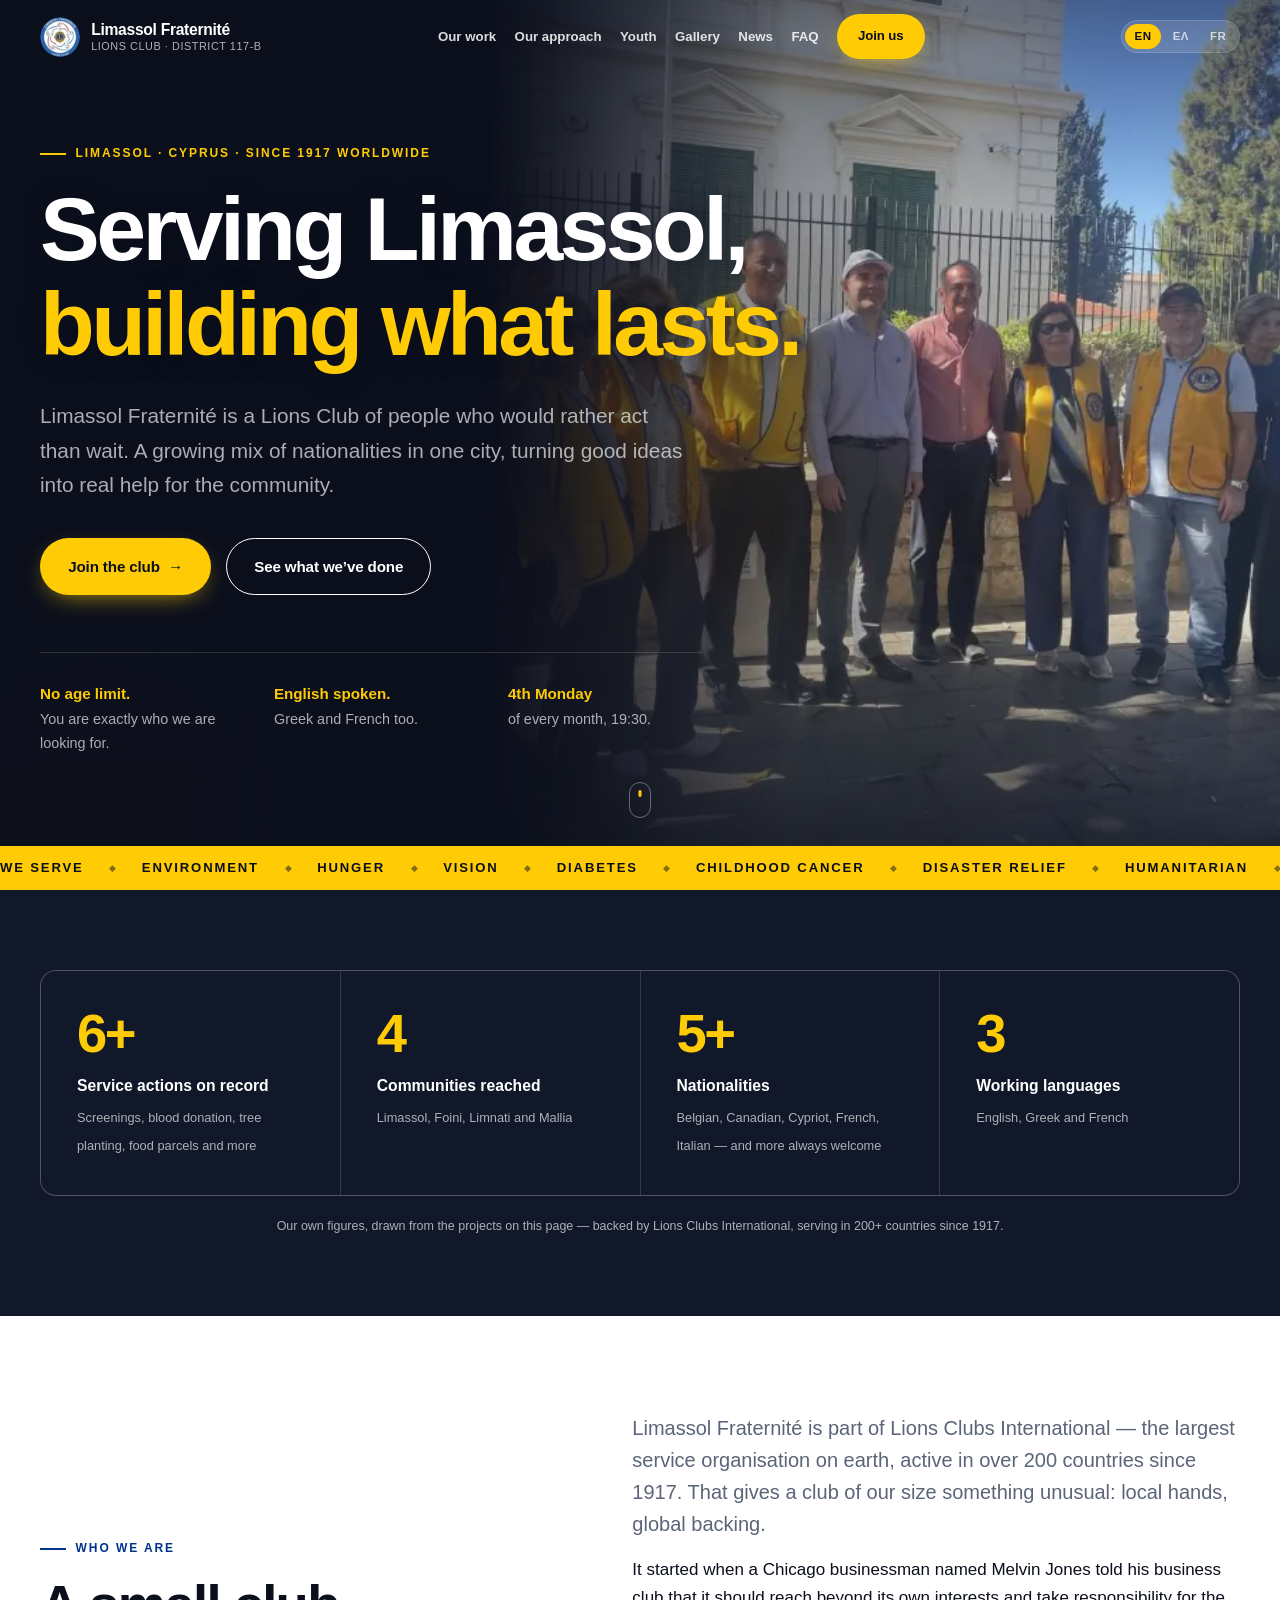
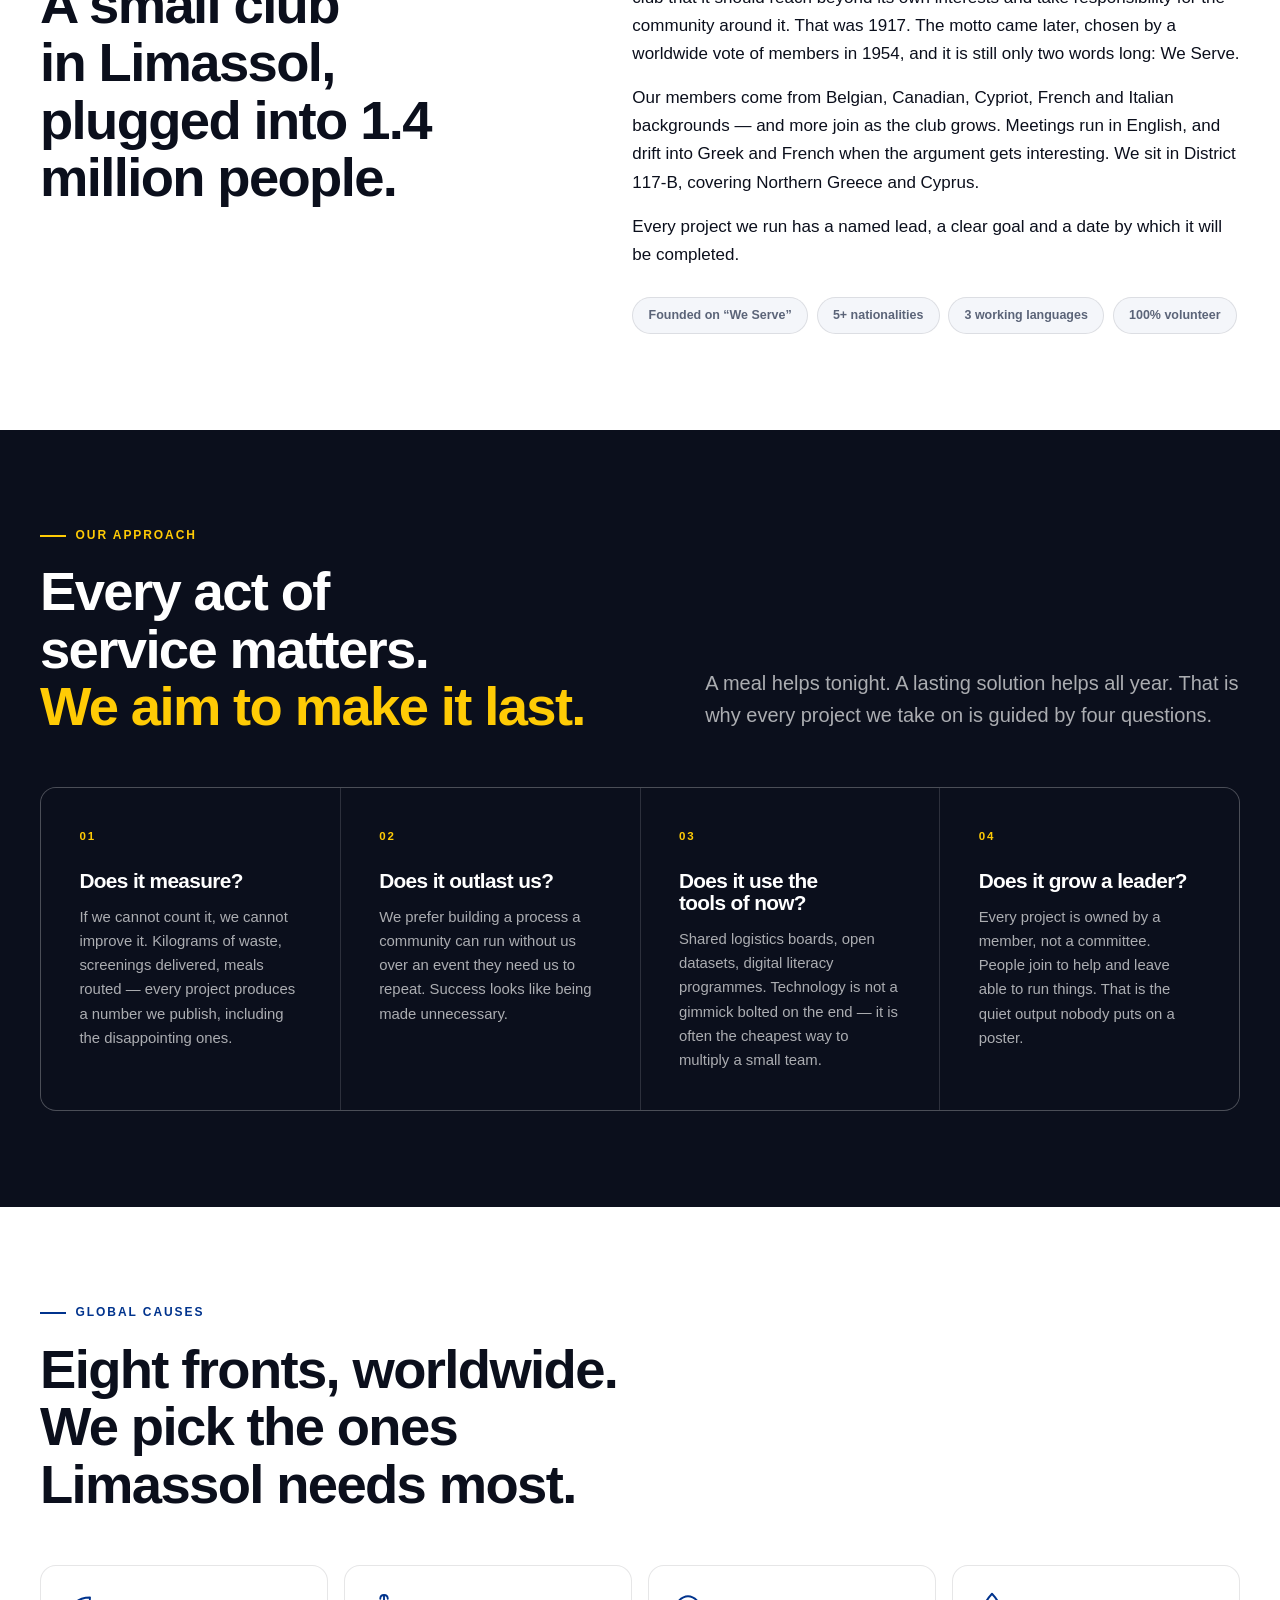
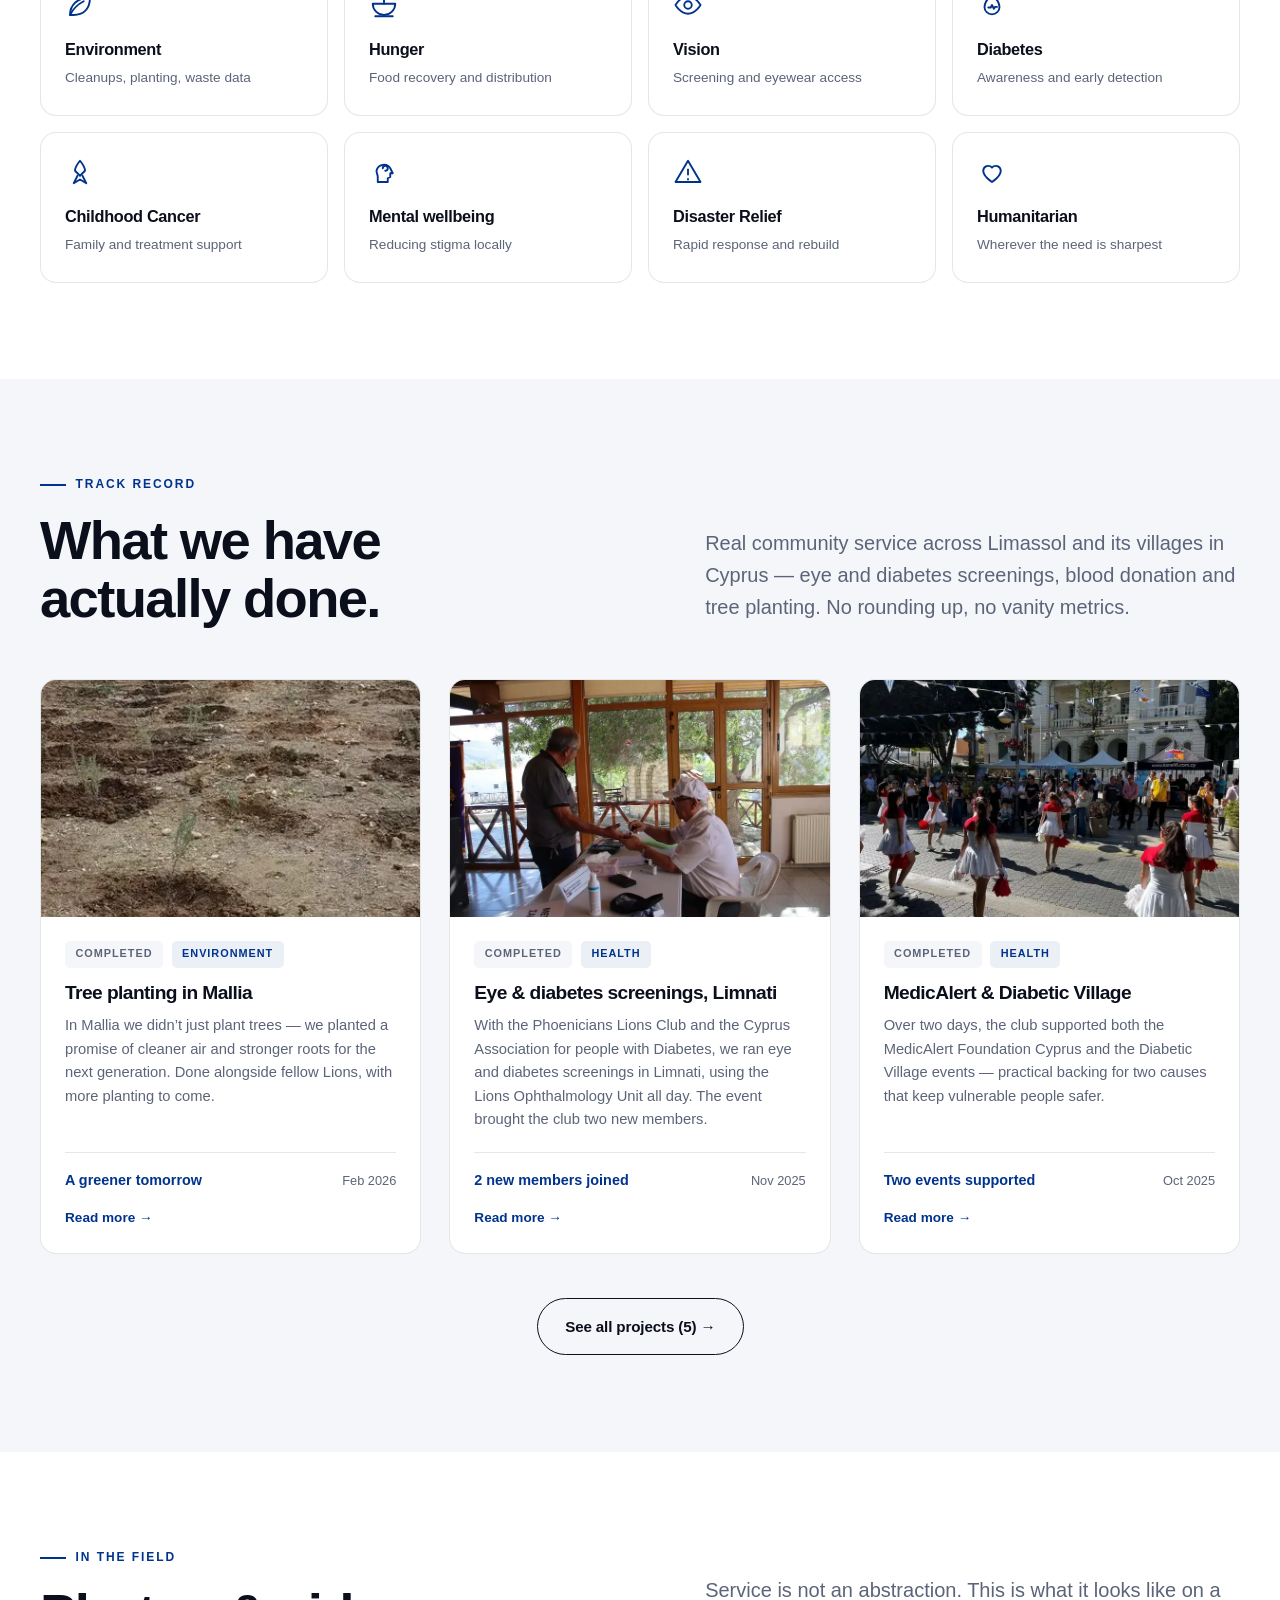
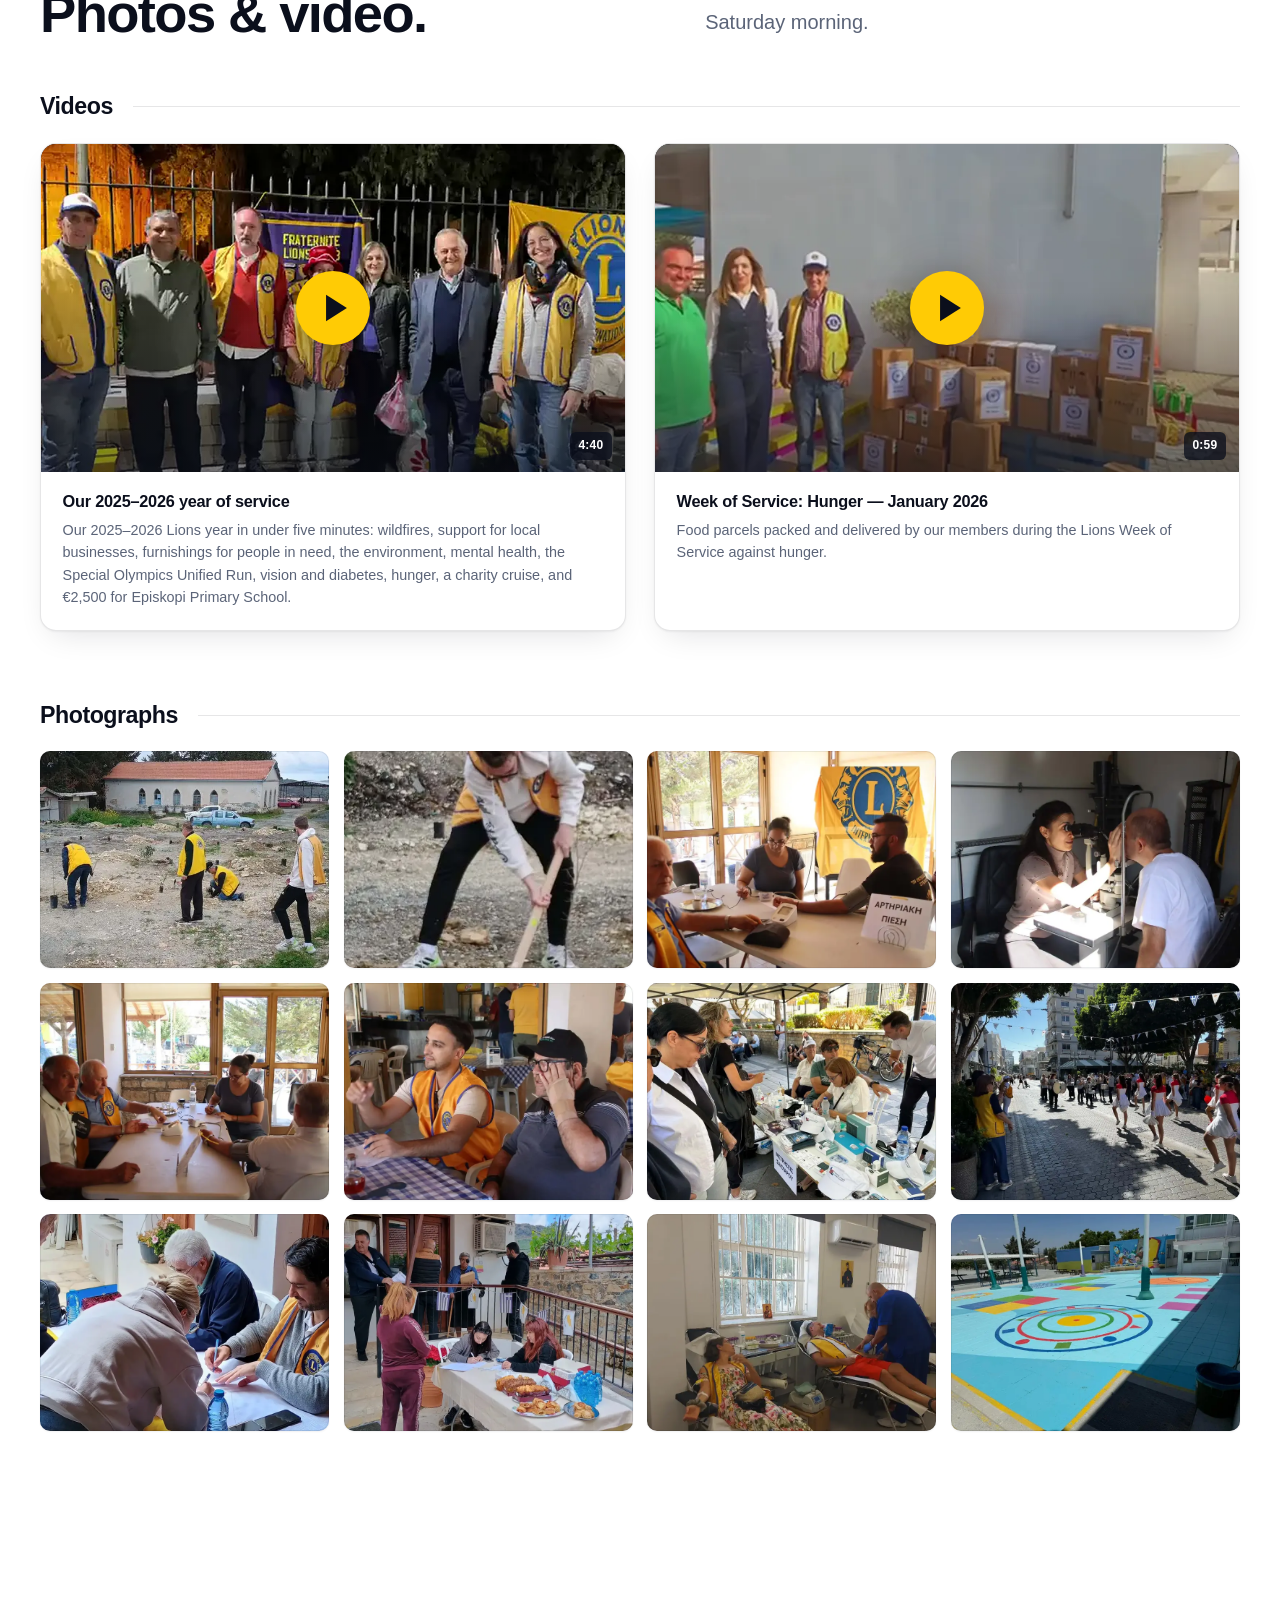
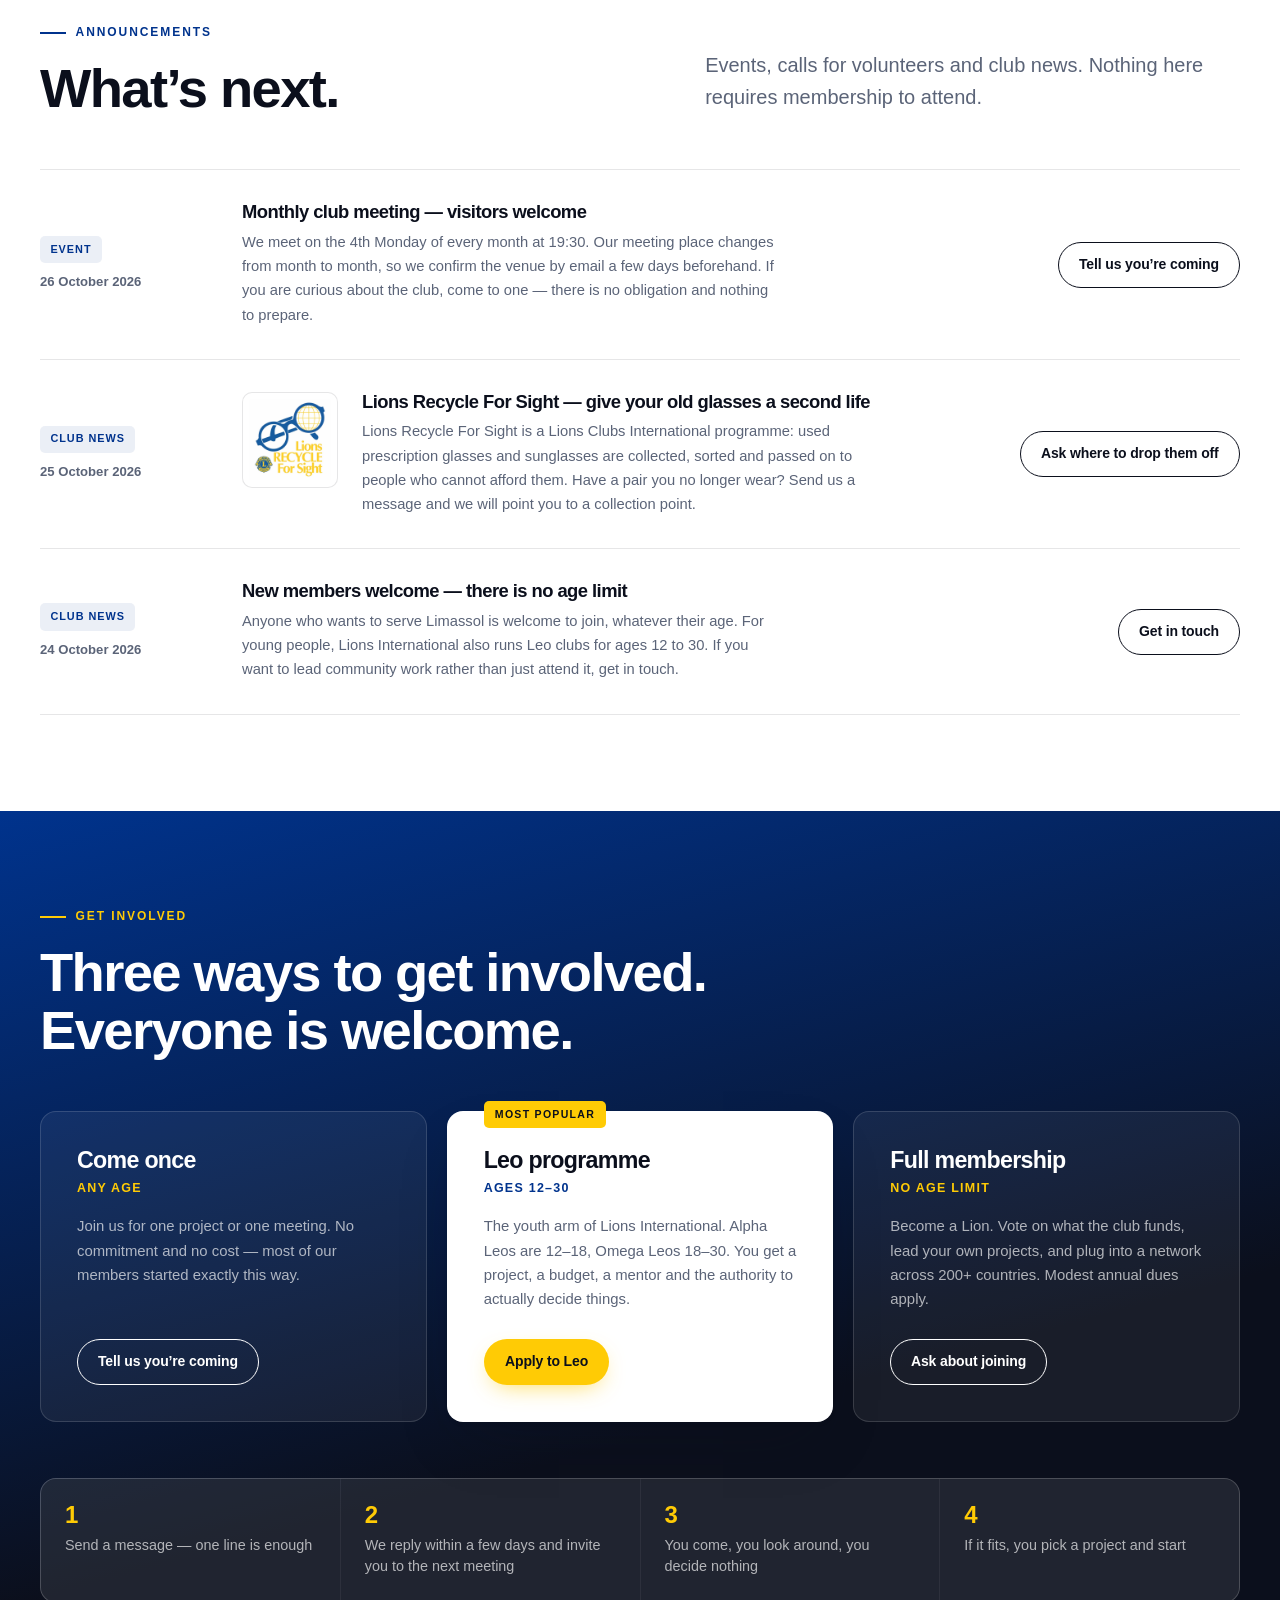
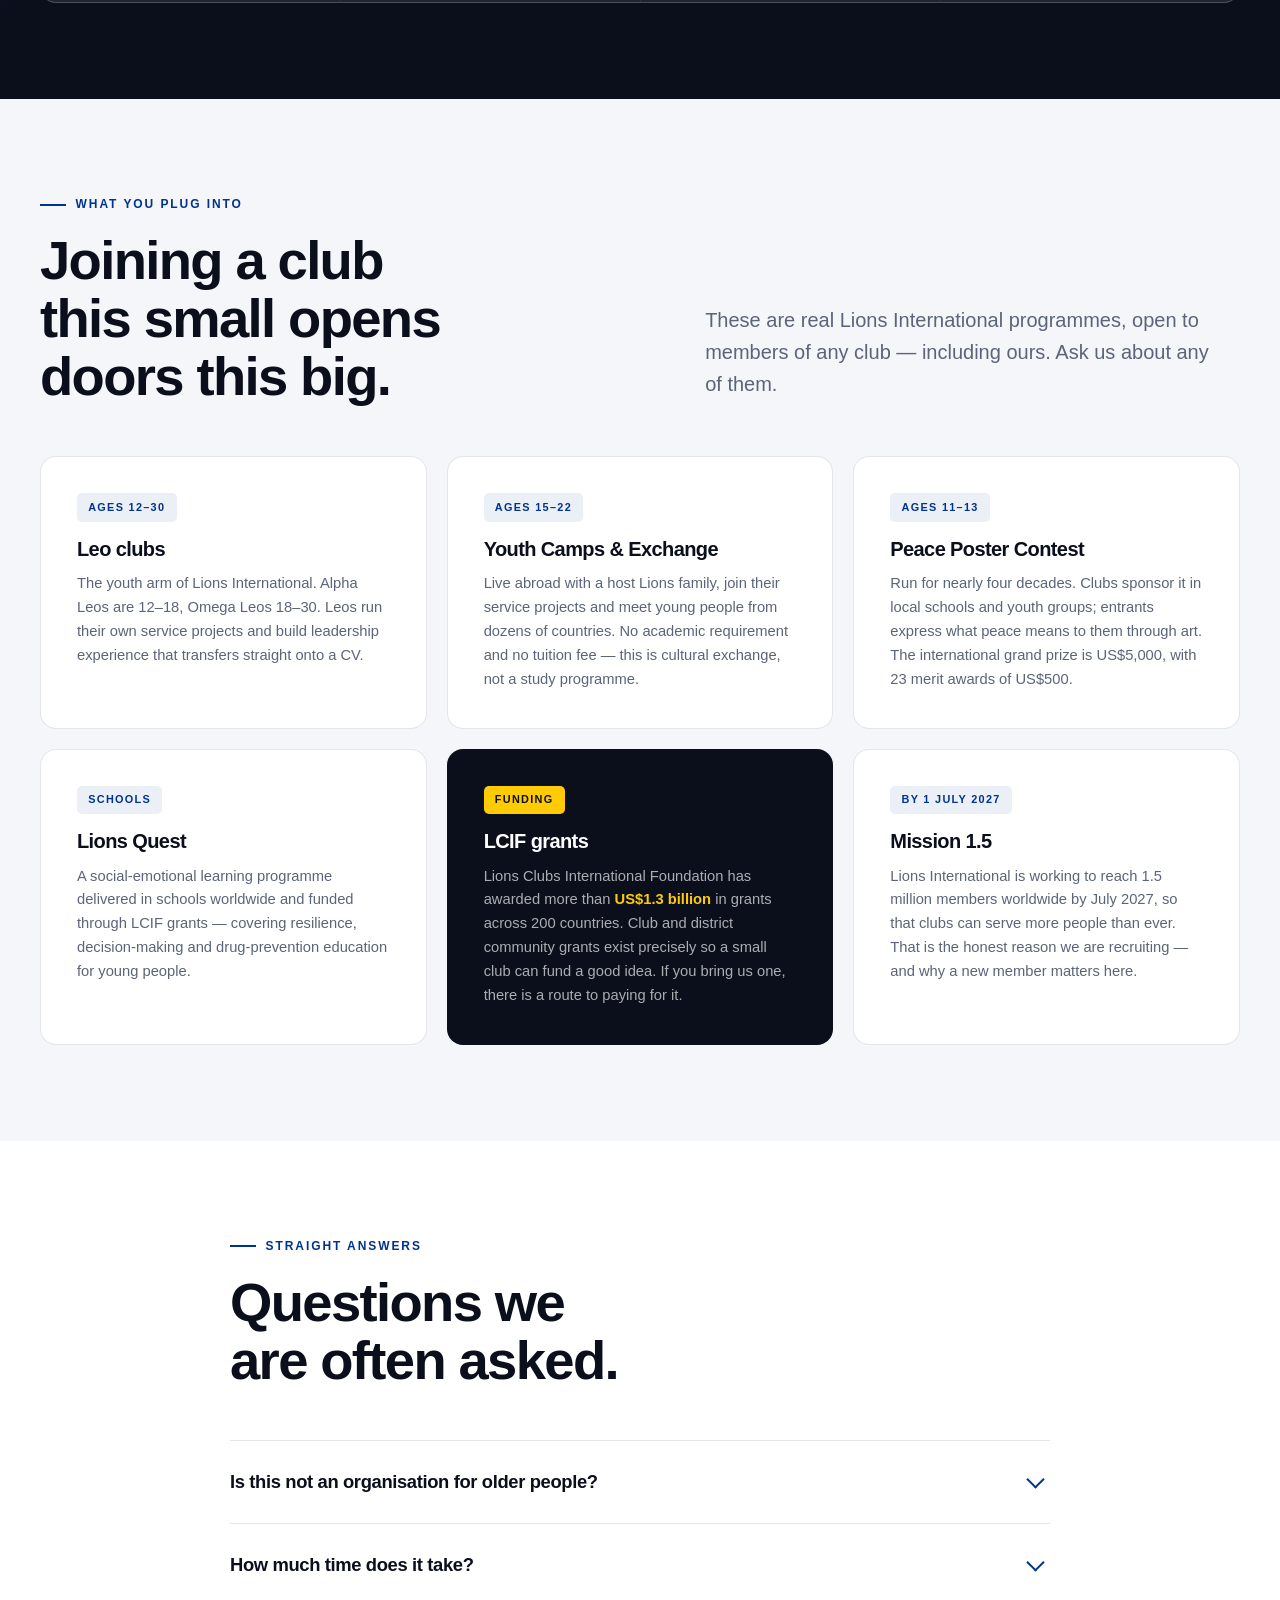
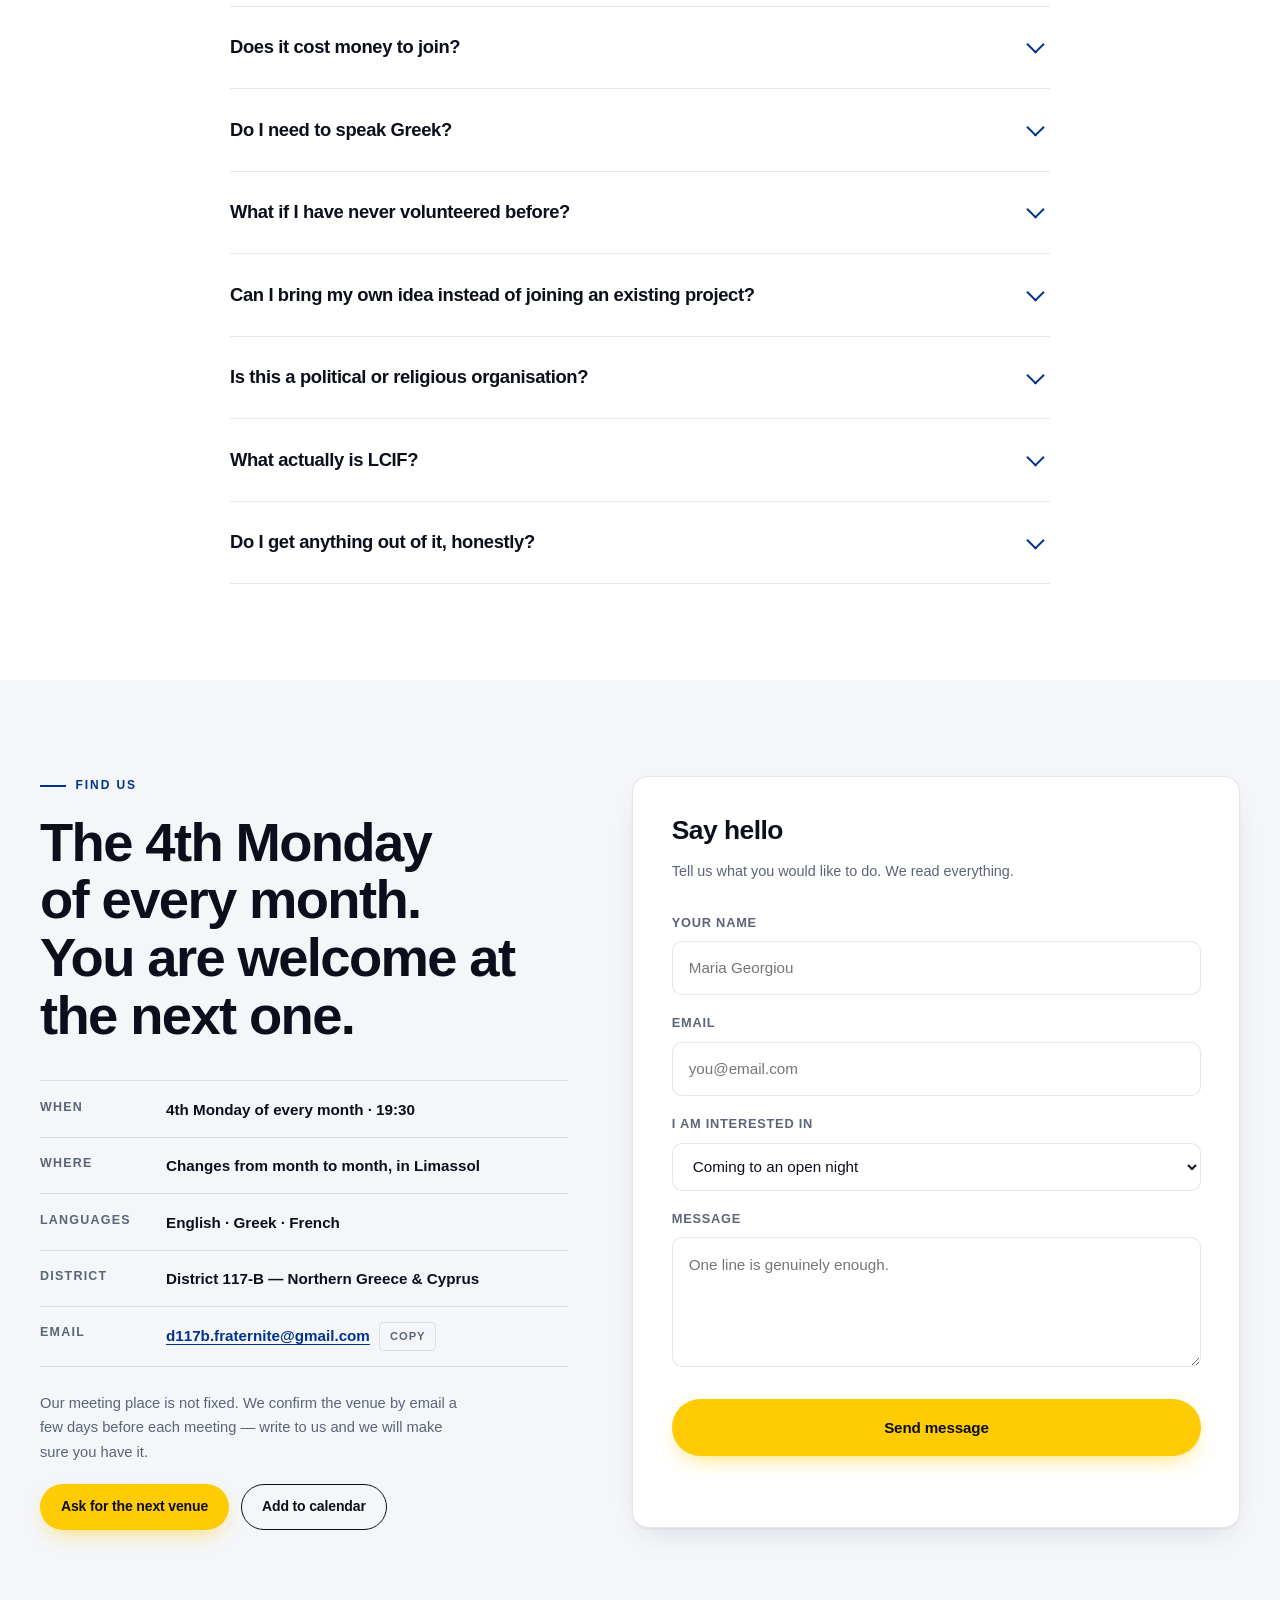
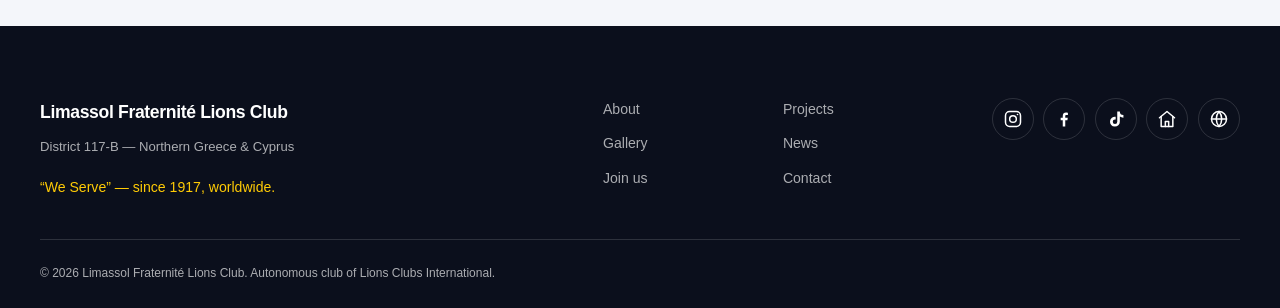
<file: index.html>
<!DOCTYPE html>
<html lang="en">
<head>
<meta charset="utf-8">
<meta name="viewport" content="width=device-width, initial-scale=1, viewport-fit=cover">
<title data-i18n="page.home">Limassol Fraternité Lions Club | Community Service in Limassol, Cyprus</title>

<meta name="description" content="Limassol Fraternité Lions Club — volunteer community service in Limassol, Cyprus. Eye and diabetes screenings, blood donation and tree planting across Limassol and its villages. Join us — no age limit. Meetings on the 4th Monday of every month. We Serve.">
<meta name="keywords" content="Lions Club Limassol, Limassol Fraternité Lions Club, Lions Club Cyprus, volunteer Limassol Cyprus, community service Limassol, diabetes screening Limassol, eye screening Limassol, blood donation Limassol, Leo Club Cyprus, join Lions club Cyprus, District 117-B">
<meta name="theme-color" content="#0B0F1C">
<meta name="author" content="Limassol Fraternité Lions Club">
<meta name="robots" content="index, follow, max-image-preview:large">
<meta name="geo.region" content="CY">
<meta name="geo.placename" content="Limassol, Cyprus">
<link rel="canonical" href="https://limassolfraternite.github.io/">

<!-- Language versions (same page, ?lang= switches at runtime) -->
<link rel="alternate" hreflang="en" href="https://limassolfraternite.github.io/?lang=en">
<link rel="alternate" hreflang="el" href="https://limassolfraternite.github.io/?lang=el">
<link rel="alternate" hreflang="fr" href="https://limassolfraternite.github.io/?lang=fr">
<link rel="alternate" hreflang="x-default" href="https://limassolfraternite.github.io/">

<!-- Social sharing preview -->
<meta property="og:type" content="website">
<meta property="og:site_name" content="Limassol Fraternité Lions Club">
<meta property="og:title" content="Limassol Fraternité Lions Club — Community Service in Cyprus">
<meta property="og:description" content="Community service in Limassol, Cyprus — health screenings, blood donation, tree planting and more. No age limit — everyone welcome. We Serve.">
<meta property="og:image" content="https://limassolfraternite.github.io/assets/img/og-cover.jpg">
<meta property="og:image:width" content="1200">
<meta property="og:image:height" content="630">
<meta property="og:image:alt" content="Limassol Fraternité Lions Club — community service in Limassol, Cyprus. We Serve.">
<meta property="og:url" content="https://limassolfraternite.github.io/">
<meta property="og:locale" content="en_GB">
<meta property="og:locale:alternate" content="el_GR">
<meta property="og:locale:alternate" content="fr_FR">
<meta name="twitter:card" content="summary_large_image">
<meta name="twitter:title" content="Limassol Fraternité Lions Club — Community Service in Cyprus">
<meta name="twitter:description" content="Community service in Limassol, Cyprus — health screenings, blood donation, tree planting and more. No age limit — everyone welcome.">
<meta name="twitter:image" content="https://limassolfraternite.github.io/assets/img/og-cover.jpg">

<link rel="icon" type="image/png" sizes="64x64" href="assets/img/favicon.png?v=__V__">
<link rel="icon" type="image/png" sizes="32x32" href="assets/img/favicon-32.png?v=__V__">
<link rel="apple-touch-icon" href="assets/img/logo-180.png?v=__V__">
<link rel="stylesheet" href="assets/css/style.css?v=__V__">
<!-- The hero photo is the first thing seen: fetch it straight away -->
<link rel="preload" as="image" href="assets/img/hero/members-1400.webp"
      imagesrcset="assets/img/hero/members-800.webp 800w, assets/img/hero/members-1400.webp 1400w"
      imagesizes="(min-width:900px) 62vw, 100vw" fetchpriority="high">

<!-- Without JS the scroll-reveal never runs, so force every section visible.
     Guarantees the page is fully readable even if scripts fail to load. -->
<noscript><style>.reveal{opacity:1!important;transform:none!important}</style></noscript>
</head>

<body>
<a class="skip" href="#main" data-i18n="skip">Skip to content</a>

<!-- ══════════════════════════════════ HEADER ══════════════════════════════ -->
<header class="nav" id="nav">
  <div class="nav__in">
    <a class="brand" href="#top" aria-label="Limassol Fraternité Lions Club — home">
      <img class="brand__mark" src="assets/img/logo-mark.webp?v=__V__" width="40" height="40"
           alt="Limassol Fraternité Lions Club logo" decoding="async">
      <span class="brand__txt">
        <b>Limassol Fraternité</b>
        <i>Lions Club · District 117-B</i>
      </span>
    </a>

    <nav class="nav__links" id="navLinks" aria-label="Main">
      <a href="#work" data-i18n="nav.work">Our work</a>
      <a href="#innovation" data-i18n="nav.beyond">Our approach</a>
      <a href="#youth" data-i18n="nav.youth">Youth</a>
      <a href="#gallery" data-i18n="nav.gallery">Gallery</a>
      <a href="#news" data-i18n="nav.news">News</a>
      <a href="#faq" data-i18n="nav.faq">FAQ</a>
      <a class="btn btn--gold btn--sm" href="#join" data-i18n="nav.join">Join us</a>
    </nav>

    <button class="burger" id="burger" data-i18n-attr="aria-label:nav.open" aria-expanded="false" aria-controls="navLinks">
      <span></span><span></span><span></span>
    </button>
  </div>
</header>

<main id="main">

<!-- ══════════════════════════════════ HERO ════════════════════════════════ -->
<section class="hero" id="top">
  <div class="hero__bg" aria-hidden="true"></div>
  <div class="hero__photo">
    <img src="assets/img/hero/members-1400.webp"
         srcset="assets/img/hero/members-800.webp 800w, assets/img/hero/members-1400.webp 1400w"
         sizes="(min-width:900px) 62vw, 100vw" width="1400" height="1050"
         alt="Members of Limassol Fraternité Lions Club in their yellow Lions vests"
         fetchpriority="high" decoding="async">
  </div>
  <div class="wrap hero__in">

    <p class="eyebrow" data-i18n="hero.eyebrow">Limassol · Cyprus · Since 1917 worldwide</p>

    <h1 class="hero__h">
      <span class="hw" data-i18n="hero.pre">Serving Limassol,</span><br>
      <span class="gold" data-i18n="hero.gold">building what lasts.</span>
    </h1>

    <p class="hero__p" data-i18n="hero.p">
      Limassol Fraternité is a Lions Club of people who would rather act than wait.
      A growing mix of nationalities in one city, turning good ideas into real help
      for the community.
    </p>

    <div class="hero__cta">
      <a class="btn btn--gold" href="#join"><span data-i18n="hero.cta1">Join the club</span> <span aria-hidden="true">→</span></a>
      <a class="btn btn--ghost" href="#work" data-i18n="hero.cta2">See what we’ve done</a>
    </div>

    <ul class="hero__meta">
      <li><b data-i18n="hero.m1b">No age limit.</b> <span data-i18n="hero.m1">You are exactly who we are looking for.</span></li>
      <li><b data-i18n="hero.m2b">English spoken.</b> <span data-i18n="hero.m2">Greek and French too.</span></li>
      <li><b data-i18n="hero.m3b">4th Monday</b> <span data-i18n="hero.m3">of every month, 19:30.</span></li>
    </ul>
  </div>

  <div class="scrollhint" aria-hidden="true"><span></span></div>
</section>

<!-- ═════════════════════════════════ TICKER ═══════════════════════════════ -->
<div class="ticker" aria-hidden="true">
  <div class="ticker__row">
    <span data-i18n="cause.serve">We Serve</span><i>◆</i><span data-i18n="cause.env">Environment</span><i>◆</i><span data-i18n="cause.hunger">Hunger</span><i>◆</i>
    <span data-i18n="cause.vision">Vision</span><i>◆</i><span data-i18n="cause.diabetes">Diabetes</span><i>◆</i><span data-i18n="cause.cancer">Childhood Cancer</span><i>◆</i>
    <span data-i18n="cause.disaster">Disaster Relief</span><i>◆</i><span data-i18n="cause.humanit">Humanitarian</span><i>◆</i><span data-i18n="cause.youth">Youth</span><i>◆</i>
    <span data-i18n="cause.serve">We Serve</span><i>◆</i><span data-i18n="cause.env">Environment</span><i>◆</i><span data-i18n="cause.hunger">Hunger</span><i>◆</i>
    <span data-i18n="cause.vision">Vision</span><i>◆</i><span data-i18n="cause.diabetes">Diabetes</span><i>◆</i><span data-i18n="cause.cancer">Childhood Cancer</span><i>◆</i>
    <span data-i18n="cause.disaster">Disaster Relief</span><i>◆</i><span data-i18n="cause.humanit">Humanitarian</span><i>◆</i><span data-i18n="cause.youth">Youth</span><i>◆</i>
  </div>
</div>

<!-- ═════════════════════════════════ STATS ════════════════════════════════ -->
<section class="stats" data-i18n-attr="aria-label:stats.aria">
  <div class="wrap">
    <div class="stats__grid" id="statsGrid"><!-- rendered from data/content.js --></div>
    <p class="stats__foot" data-i18n="stats.foot">Our own figures, drawn from the projects on this page — backed by Lions Clubs International, serving in 200+ countries since 1917.</p>
  </div>
</section>

<!-- ══════════════════════════════════ ABOUT ═══════════════════════════════ -->
<section class="sec" id="about">
  <div class="wrap grid2">
    <div class="reveal">
      <p class="eyebrow eyebrow--dark" data-i18n="about.eyebrow">Who we are</p>
      <h2 class="h2" data-i18n="about.h2">A small club in Limassol, plugged into 1.4 million people.</h2>
    </div>
    <div class="reveal">
      <p class="lead" data-i18n="about.p1">
        Limassol Fraternité is part of Lions Clubs International — the largest service
        organisation on earth, active in over 200 countries since 1917. That gives a
        club of our size something unusual: local hands, global backing.
      </p>
      <p data-i18n="about.p2">
        It started when a Chicago businessman named Melvin Jones told his business club
        that it should reach beyond its own interests and take responsibility for the
        community around it. That was 1917. The motto came later, chosen by a worldwide
        vote of members in 1954, and it is still only two words long: <b>We Serve</b>.
      </p>
      <p data-i18n="about.p3">
        Our members come from Belgian, Canadian, Cypriot, French and Italian backgrounds.
        Meetings run in English, and drift into Greek and French when the argument gets
        interesting. We sit in District 117-B, covering Northern Greece and Cyprus.
      </p>
      <p data-i18n="about.p4">
        What we are not is a dinner club that writes cheques. Every project we run has a
        named owner, a number attached to it, and a date it has to be finished by.
      </p>
      <div class="chips">
        <span class="chip" data-i18n="about.c1">Founded on “We Serve”</span>
        <span class="chip" data-i18n="about.c2">5 nationalities</span>
        <span class="chip" data-i18n="about.c3">3 working languages</span>
        <span class="chip" data-i18n="about.c4">100% volunteer</span>
      </div>
    </div>
  </div>
</section>

<!-- ═══════════════════════════════ LEADERSHIP ═════════════════════════════
     Filled from `leaders` in data/content.js. Stays hidden while that list is
     empty, so no placeholder faces or invented names are ever shown.
========================================================================= -->
<section class="sec sec--tint" id="leaders" hidden>
  <div class="wrap">
    <div class="sechead sechead--solo reveal">
      <p class="eyebrow eyebrow--dark" data-i18n="lead.eyebrow">Our leadership</p>
      <h2 class="h2" data-i18n="lead.h2">The people who lead the club.</h2>
    </div>
    <div class="leaders" id="leaders-list"></div>
  </div>
</section>

<!-- ═══════════════════════════════ INNOVATION ═════════════════════════════ -->
<section class="sec sec--dark" id="innovation">
  <div class="wrap">
    <div class="sechead reveal">
      <p class="eyebrow" data-i18n="inn.eyebrow">The difference</p>
      <h2 class="h2 h2--light"><span data-i18n="inn.h2a">Charity hands out. Development builds capacity.</span><br><span class="gold" data-i18n="inn.h2b">We are moving to the second thing.</span></h2>
      <p class="lead lead--light" data-i18n="inn.lead">Handing someone a meal solves tonight. Handing them a system solves the year. Every project we take on is judged against four questions.</p>
    </div>

    <div class="pillars">
      <article class="pillar reveal">
        <span class="pillar__n">01</span>
        <h3 data-i18n="inn.1h">Does it measure?</h3>
        <p data-i18n="inn.1p">If we cannot count it, we cannot improve it. Kilograms of waste, screenings delivered, meals routed — every project produces a number we publish, including the disappointing ones.</p>
      </article>
      <article class="pillar reveal">
        <span class="pillar__n">02</span>
        <h3 data-i18n="inn.2h">Does it outlast us?</h3>
        <p data-i18n="inn.2p">We prefer building a process a community can run without us over an event they need us to repeat. Success looks like being made unnecessary.</p>
      </article>
      <article class="pillar reveal">
        <span class="pillar__n">03</span>
        <h3 data-i18n="inn.3h">Does it use the tools of now?</h3>
        <p data-i18n="inn.3p">Shared logistics boards, open datasets, digital literacy programmes. Technology is not a gimmick bolted on the end — it is often the cheapest way to multiply a small team.</p>
      </article>
      <article class="pillar reveal">
        <span class="pillar__n">04</span>
        <h3 data-i18n="inn.4h">Does it grow a leader?</h3>
        <p data-i18n="inn.4p">Every project is owned by a member, not a committee. People join to help and leave able to run things. That is the quiet output nobody puts on a poster.</p>
      </article>
    </div>
  </div>
</section>

<!-- ═══════════════════════════════ CAUSES ═════════════════════════════════ -->
<section class="sec" id="causes">
  <div class="wrap">
    <div class="sechead sechead--solo reveal">
      <p class="eyebrow eyebrow--dark" data-i18n="causes.eyebrow">Global causes</p>
      <h2 class="h2" data-i18n="causes.h2">Eight fronts, worldwide. We pick the ones Limassol needs most.</h2>
    </div>
    <!-- Inline SVG rather than emoji: renders identically on every device,
         costs no extra request, and inherits the brand colour. -->
    <ul class="causes">
      <li class="reveal">
        <svg viewBox="0 0 24 24" aria-hidden="true"><path d="M4 20c0-8 6-14 16-14 0 10-6 14-13 14H4Z"/><path d="M4 20c3-6 7-9 11-11"/></svg>
        <b data-i18n="cause.env">Environment</b><i data-i18n="causes.env.d">Cleanups, planting, waste data</i>
      </li>
      <li class="reveal">
        <svg viewBox="0 0 24 24" aria-hidden="true"><path d="M3 11h18a9 9 0 0 1-18 0Z"/><path d="M12 11V5"/><path d="M9 7c0-2 1-3 3-3s3 1 3 3"/><path d="M5 21h14"/></svg>
        <b data-i18n="cause.hunger">Hunger</b><i data-i18n="causes.hunger.d">Food recovery and distribution</i>
      </li>
      <li class="reveal">
        <svg viewBox="0 0 24 24" aria-hidden="true"><path d="M2 12s4-7 10-7 10 7 10 7-4 7-10 7S2 12 2 12Z"/><circle cx="12" cy="12" r="3"/></svg>
        <b data-i18n="cause.vision">Vision</b><i data-i18n="causes.vision.d">Screening and eyewear access</i>
      </li>
      <li class="reveal">
        <svg viewBox="0 0 24 24" aria-hidden="true"><path d="M12 3s6 6.5 6 10.5A6 6 0 0 1 6 13.5C6 9.5 12 3 12 3Z"/><path d="M9 14h2l1-2 1.5 3 1-1.5h1.5"/></svg>
        <b data-i18n="cause.diabetes">Diabetes</b><i data-i18n="causes.diabetes.d">Awareness and early detection</i>
      </li>
      <li class="reveal">
        <svg viewBox="0 0 24 24" aria-hidden="true"><path d="M12 3c-2.5 3-4 5.5-4 8l4 4 4-4c0-2.5-1.5-5-4-8Z"/><path d="M10 15l-3 6 5-3 5 3-3-6"/></svg>
        <b data-i18n="cause.cancer">Childhood cancer</b><i data-i18n="causes.cancer.d">Family and treatment support</i>
      </li>
      <li class="reveal">
        <svg viewBox="0 0 24 24" aria-hidden="true"><path d="M15 20v-3l2-1v-3h2l-2-4a6 6 0 0 0-11 2c0 2 1 3 1 5v4Z"/><path d="M11 9a2 2 0 1 1 2 2"/></svg>
        <b data-i18n="cause.mental">Mental wellbeing</b><i data-i18n="causes.mental.d">Reducing stigma locally</i>
      </li>
      <li class="reveal">
        <svg viewBox="0 0 24 24" aria-hidden="true"><path d="M12 3 2 20h20L12 3Z"/><path d="M12 10v4"/><path d="M12 17.5v.5"/></svg>
        <b data-i18n="cause.disaster">Disaster relief</b><i data-i18n="causes.disaster.d">Rapid response and rebuild</i>
      </li>
      <li class="reveal">
        <svg viewBox="0 0 24 24" aria-hidden="true"><path d="M12 20s-7-4.5-7-9a4 4 0 0 1 7-2.5A4 4 0 0 1 19 11c0 4.5-7 9-7 9Z"/></svg>
        <b data-i18n="cause.humanit">Humanitarian</b><i data-i18n="causes.humanit.d">Wherever the need is sharpest</i>
      </li>
    </ul>
  </div>
</section>

<!-- ═══════════════════════════════ PROJECTS ═══════════════════════════════ -->
<section class="sec sec--tint" id="work">
  <div class="wrap">
    <div class="sechead reveal">
      <p class="eyebrow eyebrow--dark" data-i18n="work.eyebrow">Track record</p>
      <h2 class="h2" data-i18n="work.h2">What we have actually done.</h2>
      <p class="lead" data-i18n="work.lead">Live, completed and upcoming. No rounding up, no vanity metrics.</p>
    </div>

    <!-- the 3 most recent; every project has its own page, all listed on /projects/ -->
    <div class="projects" id="projects" data-limit="3"></div>
    <p class="more" hidden><a class="btn btn--ghost" id="projectsMore" href="projects/" hidden>See all projects →</a></p>
  </div>
</section>

<!-- ═══════════════════════════════ GALLERY ════════════════════════════════ -->
<section class="sec" id="gallery">
  <div class="wrap">
    <div class="sechead reveal">
      <p class="eyebrow eyebrow--dark" data-i18n="gal.eyebrow">In the field</p>
      <h2 class="h2" data-i18n="gal.h2">Photos &amp; video.</h2>
      <p class="lead" data-i18n="gal.lead">Service is not an abstraction. This is what it looks like on a Saturday morning.</p>
    </div>

    <div class="subhead reveal"><h3 class="h3" data-i18n="gal.videosH">Videos</h3><span class="subhead__rule"></span></div>
    <div class="videos" id="videos"></div>

    <div class="subhead reveal"><h3 class="h3" data-i18n="gal.photosH">Photographs</h3><span class="subhead__rule"></span></div>
    <div class="gallery" id="gallery-grid" data-limit="12"></div>
    <p class="more" hidden><a class="btn btn--ghost" id="galleryMore" href="gallery/" hidden>See all photos →</a></p>
  </div>
</section>

<!-- ═══════════════════════════════ VOICES ═════════════════════════════════
     Hidden until real member quotes exist. To switch it back on:
       1. Add real, permission-granted quotes to `voices` in data/content.js
       2. Delete the line below that says  <!- - REMOVE THIS LINE - ->
          and the matching closing marker at the end of the block
========================================================================= -->
<!-- REMOVE THIS LINE TO SHOW THIS SECTION
<section class="sec sec--dark" id="voices">
  <div class="wrap">
    <div class="sechead sechead--solo reveal">
      <p class="eyebrow">Members</p>
      <h2 class="h2 h2--light">Why they stayed.</h2>
    </div>
    <div class="voices" id="voices"></div>
  </div>
</section>
AND REMOVE THIS LINE TOO -->

<!-- ═══════════════════════════════ NEWS ═══════════════════════════════════ -->
<section class="sec" id="news">
  <div class="wrap">
    <div class="sechead reveal">
      <p class="eyebrow eyebrow--dark" data-i18n="news.eyebrow">Announcements</p>
      <h2 class="h2" data-i18n="news.h2">What’s next.</h2>
      <p class="lead" data-i18n="news.lead">Events, calls for volunteers and club news. Nothing here requires membership to attend.</p>
    </div>
    <div class="news" id="news-list" data-limit="3"></div>
    <p class="more" hidden><a class="btn btn--ghost" id="newsMore" href="news/" hidden>See all news →</a></p>
  </div>
</section>

<!-- ═══════════════════════════════ JOIN ═══════════════════════════════════ -->
<section class="sec join" id="join">
  <div class="wrap">
    <div class="sechead sechead--solo reveal">
      <p class="eyebrow" data-i18n="join.eyebrow">Get involved</p>
      <h2 class="h2 h2--light" data-i18n="join.h2">Three ways in. None of them require you to be impressive yet.</h2>
    </div>

    <div class="paths">
      <article class="path reveal">
        <h3 data-i18n="join.1h">Come once</h3>
        <p class="path__age" data-i18n="join.1age">Any age</p>
        <p data-i18n="join.1p">Turn up to one project or one open night. Zero commitment, zero cost, no one will follow you home. Most members started exactly here.</p>
        <a class="btn btn--ghost btn--sm" href="#contact" data-i18n="join.1cta">Tell us you’re coming</a>
      </article>
      <article class="path reveal path--feat">
        <span class="path__tag" data-i18n="join.2tag">Most popular</span>
        <h3 data-i18n="join.2h">Leo programme</h3>
        <p class="path__age" data-i18n="join.2age">Ages 12–30</p>
        <p data-i18n="join.2p">The youth arm of Lions International. Alpha Leos are 12–18, Omega Leos 18–30. You get a project, a budget, a mentor and the authority to actually decide things.</p>
        <a class="btn btn--gold btn--sm" href="#contact" data-i18n="join.2cta">Apply to Leo</a>
      </article>
      <article class="path reveal">
        <h3 data-i18n="join.3h">Full membership</h3>
        <p class="path__age" data-i18n="join.3age">No age limit</p>
        <p data-i18n="join.3p">Become a Lion. Vote on what the club funds, lead your own projects, and plug into a network across 200+ countries. Modest annual dues apply.</p>
        <a class="btn btn--ghost btn--sm" href="#contact" data-i18n="join.3cta">Ask about joining</a>
      </article>
    </div>

    <ol class="steps">
      <li><b>1</b> <span data-i18n="join.s1">Send a message — one line is enough</span></li>
      <li><b>2</b> <span data-i18n="join.s2">We reply within a few days and invite you to the next meeting</span></li>
      <li><b>3</b> <span data-i18n="join.s3">You come, you look around, you decide nothing</span></li>
      <li><b>4</b> <span data-i18n="join.s4">If it fits, you pick a project and start</span></li>
    </ol>
  </div>
</section>

<!-- ═══════════════════════════ YOUTH PROGRAMMES ═══════════════════════════ -->
<section class="sec sec--tint" id="youth">
  <div class="wrap">
    <div class="sechead reveal">
      <p class="eyebrow eyebrow--dark" data-i18n="youth.eyebrow">What you plug into</p>
      <h2 class="h2" data-i18n="youth.h2">Joining a club this small opens doors this big.</h2>
      <p class="lead" data-i18n="youth.lead">These are real Lions International programmes, open to members of any club — including ours. Ask us about any of them.</p>
    </div>

    <div class="programmes">
      <article class="prog-card reveal">
        <span class="prog-card__age" data-i18n="youth.1age">Ages 12–30</span>
        <h3 data-i18n="youth.1h">Leo clubs</h3>
        <p data-i18n="youth.1p">The youth arm of Lions International. Alpha Leos are 12–18, Omega Leos 18–30. Leos run their own service projects and build leadership experience that transfers straight onto a CV.</p>
      </article>

      <article class="prog-card reveal">
        <span class="prog-card__age" data-i18n="youth.2age">Ages 15–22</span>
        <h3 data-i18n="youth.2h">Youth Camps &amp; Exchange</h3>
        <p data-i18n="youth.2p">Live abroad with a host Lions family, join their service projects and meet young people from dozens of countries. No academic requirement and no tuition fee — this is cultural exchange, not a study programme.</p>
      </article>

      <article class="prog-card reveal">
        <span class="prog-card__age" data-i18n="youth.3age">Ages 11–13</span>
        <h3 data-i18n="youth.3h">Peace Poster Contest</h3>
        <p data-i18n="youth.3p">Run for nearly four decades. Clubs sponsor it in local schools and youth groups; entrants express what peace means to them through art. The international grand prize is US$5,000, with 23 merit awards of US$500.</p>
      </article>

      <article class="prog-card reveal">
        <span class="prog-card__age" data-i18n="youth.4age">Schools</span>
        <h3 data-i18n="youth.4h">Lions Quest</h3>
        <p data-i18n="youth.4p">A social-emotional learning programme delivered in schools worldwide and funded through LCIF grants — covering resilience, decision-making and drug-prevention education for young people.</p>
      </article>

      <article class="prog-card reveal prog-card--feat">
        <span class="prog-card__age" data-i18n="youth.5age">Funding</span>
        <h3 data-i18n="youth.5h">LCIF grants</h3>
        <p><span data-i18n="youth.5p1">Lions Clubs International Foundation has awarded more than</span> <b data-i18n="youth.5b">US$1.3 billion</b> <span data-i18n="youth.5p2">in grants across 200 countries. Club and district community grants exist precisely so a small club can fund a good idea. If you bring us one, there is a route to paying for it.</span></p>
      </article>

      <article class="prog-card reveal">
        <span class="prog-card__age" data-i18n="youth.6age">By 1 July 2027</span>
        <h3 data-i18n="youth.6h">Mission 1.5</h3>
        <p data-i18n="youth.6p">Lions International is working to reach 1.5 million members worldwide by July 2027, so that clubs can serve more people than ever. That is the honest reason we are recruiting — and why a new member matters here.</p>
      </article>
    </div>
  </div>
</section>

<!-- ═══════════════════════════════ FAQ ════════════════════════════════════ -->
<section class="sec" id="faq">
  <div class="wrap wrap--narrow">
    <div class="sechead sechead--solo reveal">
      <p class="eyebrow eyebrow--dark" data-i18n="faq.eyebrow">Straight answers</p>
      <h2 class="h2" data-i18n="faq.h2">The questions people are too polite to ask.</h2>
    </div>
    <div class="faq" id="faq-list"></div>
  </div>
</section>

<!-- ═══════════════════════════════ CONTACT ════════════════════════════════ -->
<section class="sec sec--tint" id="contact">
  <div class="wrap grid2 grid2--top">

    <div class="reveal">
      <p class="eyebrow eyebrow--dark" data-i18n="con.eyebrow">Find us</p>
      <h2 class="h2"><span data-i18n="con.h2a">The 4th Monday of every month.</span><br><span data-i18n="con.h2b">You are welcome at the next one.</span></h2>

      <dl class="meet">
        <div><dt data-i18n="con.when">When</dt><dd id="m-when">—</dd></div>
        <div><dt data-i18n="con.where">Where</dt><dd id="m-where">—</dd></div>
        <div id="m-addr-row" hidden><dt data-i18n="con.address">Address</dt><dd id="m-addr">—</dd></div>
        <div><dt data-i18n="con.lang">Languages</dt><dd id="m-lang">—</dd></div>
        <div><dt data-i18n="con.district">District</dt><dd id="m-dist">—</dd></div>
        <div><dt data-i18n="con.email">Email</dt><dd><a id="m-mail" href="#">—</a></dd></div>
      </dl>

      <p class="meet__note" data-i18n="con.venueNote">Our meeting place is not fixed. We confirm the venue by email a few days before each meeting — write to us and we will make sure you have it.</p>
      <div class="meet__acts">
        <a class="btn btn--gold btn--sm" id="m-ask" href="mailto:d117b.fraternite@gmail.com" data-i18n="con.ask">Ask for the next venue</a>
        <a class="btn btn--ghost btn--sm" id="m-map" href="#" target="_blank" rel="noopener" data-i18n="con.map" hidden>Open in Maps ↗</a>
      </div>
    </div>

    <div class="reveal">
      <form class="form" id="contactForm" novalidate>
        <h3 class="h3" data-i18n="form.h3">Say hello</h3>
        <p class="form__sub" data-i18n="form.sub">Tell us what you would like to do. We read everything.</p>

        <label><span data-i18n="form.name">Your name</span>
          <input type="text" name="name" required autocomplete="name" placeholder="Maria Georgiou">
        </label>
        <label><span data-i18n="form.email">Email</span>
          <input type="email" name="email" required autocomplete="email" placeholder="you@email.com">
        </label>
        <label><span data-i18n="form.int">I am interested in</span>
          <select name="interest">
            <option data-i18n="form.o1">Coming to an open night</option>
            <option data-i18n="form.o2">The Leo programme (12–30)</option>
            <option data-i18n="form.o3">Full membership</option>
            <option data-i18n="form.o4">Volunteering on one project</option>
            <option data-i18n="form.o5">Partnering with the club</option>
            <option data-i18n="form.o6">Something else</option>
          </select>
        </label>
        <label><span data-i18n="form.msg">Message</span>
          <textarea name="message" rows="4" data-i18n-attr="placeholder:form.msgPh"></textarea>
        </label>

        <button class="btn btn--gold" type="submit" data-i18n="form.send">Send message</button>
        <p class="form__note" id="formNote" role="status" aria-live="polite"></p>
      </form>
    </div>
  </div>
</section>

</main>

<!-- ══════════════════════════════════ FOOTER ══════════════════════════════ -->
<footer class="foot">
  <div class="wrap foot__in">
    <div class="foot__brand">
      <b>Limassol Fraternité Lions Club</b>
      <span id="f-dist">District 117-B</span>
      <p class="foot__motto" data-i18n="foot.motto">“We Serve” — since 1917, worldwide.</p>
    </div>

    <nav class="foot__nav" aria-label="Footer">
      <a href="#about" data-i18n="foot.about">About</a>
      <a href="projects/" data-i18n="foot.projects">Projects</a>
      <a href="#gallery" data-i18n="nav.gallery">Gallery</a>
      <a href="news/" data-i18n="nav.news">News</a>
      <a href="#join" data-i18n="nav.join">Join</a>
      <a href="#contact" data-i18n="foot.contact">Contact</a>
    </nav>

    <div class="foot__social" id="social"></div>
  </div>
  <div class="wrap foot__legal">
    <span>© <span id="yr">2026</span> <span data-i18n="foot.legal">Limassol Fraternité Lions Club. Autonomous club of Lions Clubs International.</span></span>
  </div>
</footer>

<!-- Lightbox -->
<div class="lb" id="lb" hidden role="dialog" aria-modal="true" data-i18n-attr="aria-label:gal.viewer">
  <button class="lb__x" id="lbClose" data-i18n-attr="aria-label:gal.closeLb">✕</button>
  <button class="lb__nav lb__prev" id="lbPrev" data-i18n-attr="aria-label:gal.prev">‹</button>
  <figure class="lb__fig"><div id="lbHost"></div><figcaption id="lbCap"></figcaption></figure>
  <button class="lb__nav lb__next" id="lbNext" data-i18n-attr="aria-label:gal.next">›</button>
</div>

<noscript>
  <div class="wrap" style="padding:2rem 0">
    <p><b>JavaScript is disabled.</b> Project, gallery and news listings will not appear.
    Everything else works. Contact us at <a href="mailto:d117b.fraternite@gmail.com">d117b.fraternite@gmail.com</a>.</p>
  </div>
</noscript>

<script src="data/i18n.js?v=__V__"></script>
<script src="data/content.js?v=__V__"></script>
<script src="assets/js/main.js?v=__V__"></script>

<script type="application/ld+json">
{
  "@context":"https://schema.org",
  "@type":"NGO",
  "@id":"https://limassolfraternite.github.io/#org",
  "name":"Limassol Fraternité Lions Club",
  "alternateName":["Lions Club Limassol Fraternité","Limassol Fraternité","Λέσχη Lions Λεμεσού Fraternité"],
  "description":"A multicultural volunteer Lions Club in Limassol, Cyprus, delivering measurable community development — health screenings, blood donation, environmental action and more. Part of Lions Clubs International, District 117-B.",
  "url":"https://limassolfraternite.github.io/",
  "logo":"https://limassolfraternite.github.io/assets/img/logo-180.png",
  "image":"https://limassolfraternite.github.io/assets/img/og-cover.jpg",
  "slogan":"We Serve",
  "foundingDate":"1917",
  "areaServed":[
    {"@type":"City","name":"Limassol","addressCountry":"CY"},
    {"@type":"Place","name":"Limnati, Cyprus"},
    {"@type":"Place","name":"Foini, Cyprus"},
    {"@type":"Place","name":"Mallia, Cyprus"},
    {"@type":"Country","name":"Cyprus"}
  ],
  "knowsAbout":["Community service","Volunteering","Diabetes screening","Eye and vision screening","Blood donation","Environmental conservation","Tree planting","Hunger relief","Childhood cancer support","Youth leadership","Leo clubs"],
  "address":{"@type":"PostalAddress","addressLocality":"Limassol","addressCountry":"CY"},
  "email":"d117b.fraternite@gmail.com",
  "memberOf":{"@type":"NGO","name":"Lions Clubs International","url":"https://www.lionsclubs.org/en"},
  "parentOrganization":{"@type":"NGO","name":"Lions Clubs International District 117-B","url":"https://www.lionsclubs.org/en"},
  "sameAs":[
    "https://www.instagram.com/limassol.fraternite",
    "https://www.facebook.com/FraterniteLionsClub/",
    "https://www.tiktok.com/@limassolfraternitelccy",
    "https://e-clubhouse.org/sites/limassolfraternite/"
  ],
  "knowsLanguage":["en","el","fr"]
}
</script>
<script type="application/ld+json">
{
  "@context":"https://schema.org",
  "@type":"ItemList",
  "name":"Limassol Fraternité Lions Club — service projects",
  "itemListOrder":"https://schema.org/ItemListOrderAscending",
  "itemListElement":[
    {"@type":"ListItem","position":1,"item":{"@type":"Event","name":"Blood donation drive","startDate":"2024-10-16","url":"https://limassolfraternite.github.io/projects/blood-donation-limassol-2024/","eventStatus":"https://schema.org/EventScheduled","location":{"@type":"Place","name":"Limassol, Cyprus"},"organizer":{"@id":"https://limassolfraternite.github.io/#org"},"description":"The club took part in the Lions Region of Limassol blood donation drive."}},
    {"@type":"ListItem","position":2,"item":{"@type":"Event","name":"Health screening in Foini","startDate":"2025-05-04","url":"https://limassolfraternite.github.io/projects/health-screening-foini-2025/","eventStatus":"https://schema.org/EventScheduled","location":{"@type":"Place","name":"Foini, Cyprus"},"organizer":{"@id":"https://limassolfraternite.github.io/#org"},"description":"A community health screening day in the mountain village of Foini."}},
    {"@type":"ListItem","position":3,"item":{"@type":"Event","name":"MedicAlert & Diabetic Village","startDate":"2025-10-24","url":"https://limassolfraternite.github.io/projects/medicalert-diabetic-village-2025/","eventStatus":"https://schema.org/EventScheduled","location":{"@type":"Place","name":"Cyprus"},"organizer":{"@id":"https://limassolfraternite.github.io/#org"},"description":"The club supported the MedicAlert Foundation Cyprus and the Diabetic Village events."}},
    {"@type":"ListItem","position":4,"item":{"@type":"Event","name":"Eye & diabetes screenings, Limnati","startDate":"2025-11-09","url":"https://limassolfraternite.github.io/projects/eye-diabetes-screening-limnati-2025/","eventStatus":"https://schema.org/EventScheduled","location":{"@type":"Place","name":"Limnati, Cyprus"},"organizer":{"@id":"https://limassolfraternite.github.io/#org"},"description":"Eye and diabetes screenings run with the Phoenicians Lions Club and the Cyprus Association for people with Diabetes."}},
    {"@type":"ListItem","position":5,"item":{"@type":"Event","name":"Tree planting in Mallia","startDate":"2026-02-25","url":"https://limassolfraternite.github.io/projects/tree-planting-mallia-2026/","eventStatus":"https://schema.org/EventScheduled","location":{"@type":"Place","name":"Mallia, Cyprus"},"organizer":{"@id":"https://limassolfraternite.github.io/#org"},"description":"Tree planting in Mallia alongside fellow Lions clubs."}}
  ]
}
</script>
</body>
</html>
</file>
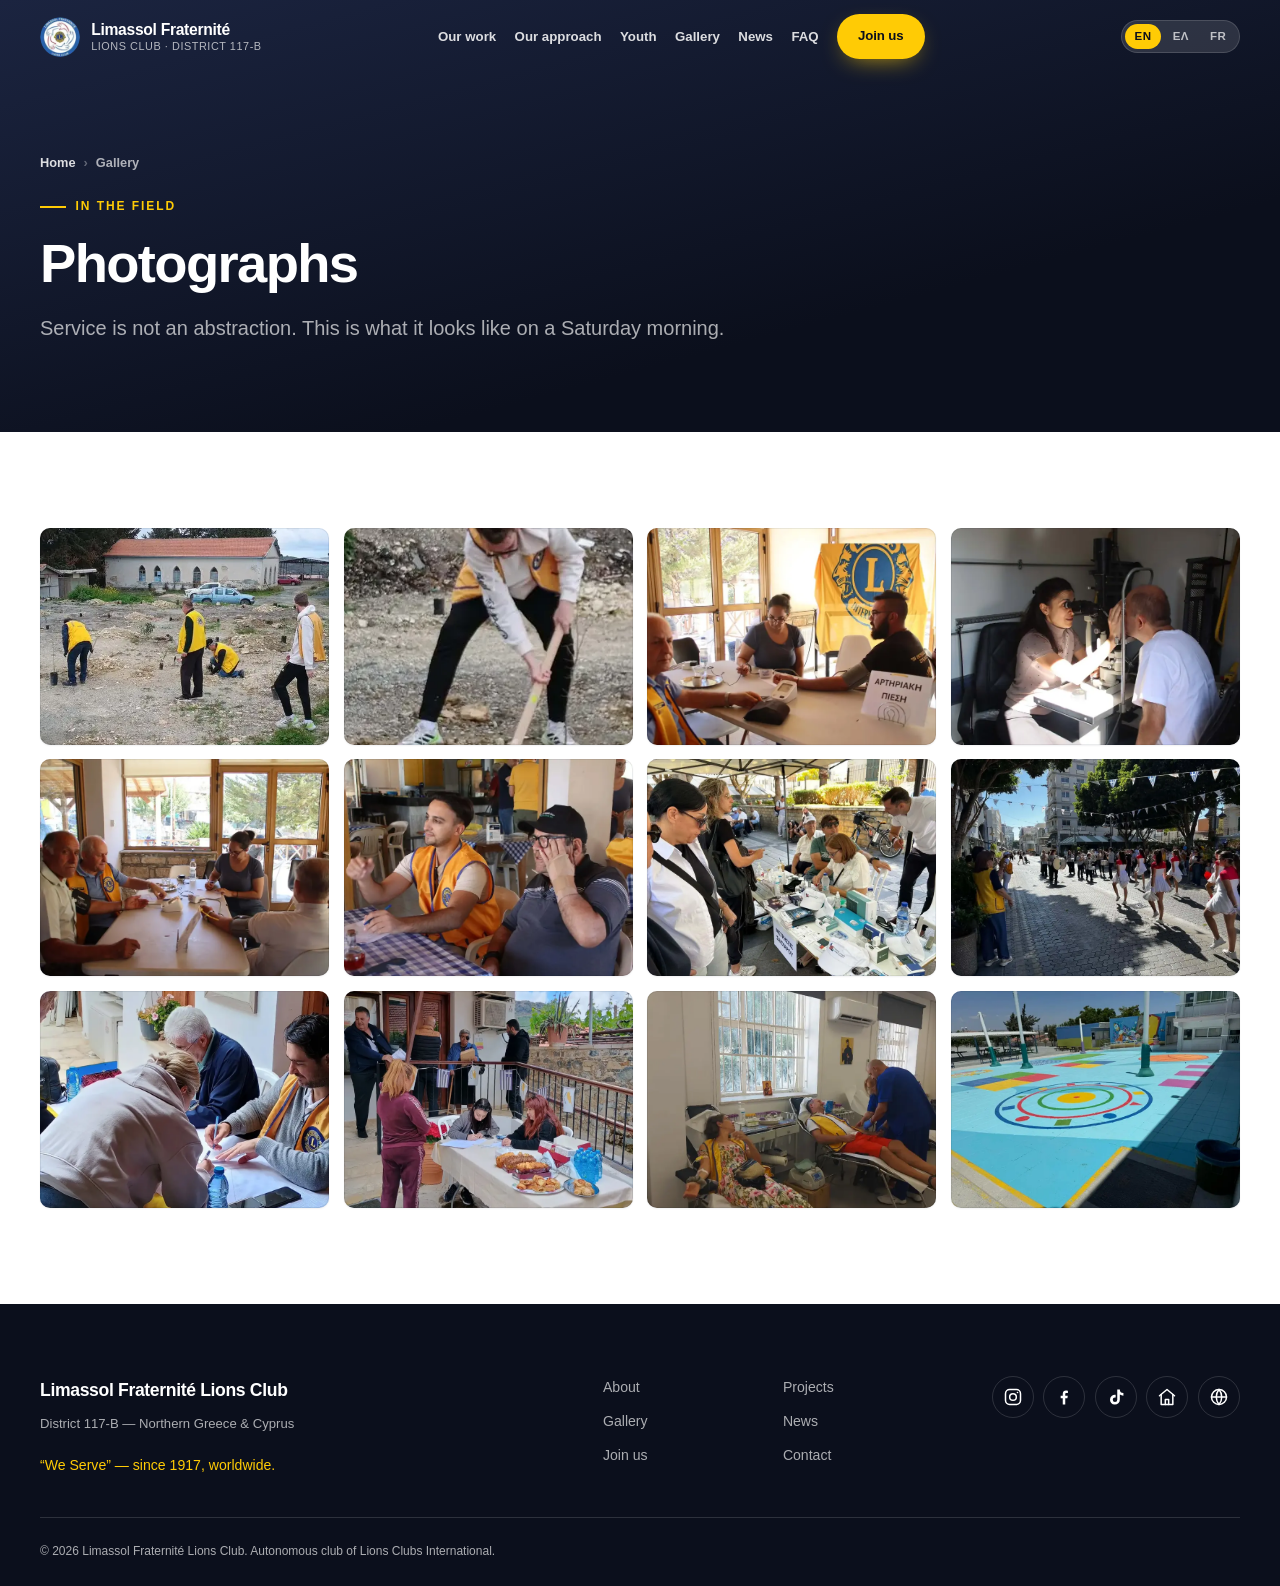
<file: gallery/index.html>
<!DOCTYPE html>
<html lang="en" data-base="../">
<head>
<meta charset="utf-8">
<meta name="viewport" content="width=device-width, initial-scale=1, viewport-fit=cover">
<title data-i18n="page.gallery">Photo gallery — Limassol Fraternité Lions Club</title>
<meta name="description" content="Photos of Limassol Fraternité Lions Club members serving the community in Limassol and its villages, Cyprus.">
<meta name="theme-color" content="#0B0F1C">
<meta name="robots" content="index, follow, max-image-preview:large">
<link rel="canonical" href="https://limassolfraternite.github.io/gallery/">
<link rel="alternate" hreflang="en" href="https://limassolfraternite.github.io/gallery/?lang=en">
<link rel="alternate" hreflang="el" href="https://limassolfraternite.github.io/gallery/?lang=el">
<link rel="alternate" hreflang="fr" href="https://limassolfraternite.github.io/gallery/?lang=fr">
<link rel="alternate" hreflang="x-default" href="https://limassolfraternite.github.io/gallery/">
<meta property="og:type" content="website">
<meta property="og:site_name" content="Limassol Fraternité Lions Club">
<meta property="og:title" content="Photo gallery — Limassol Fraternité Lions Club">
<meta property="og:description" content="Photos of Limassol Fraternité Lions Club members serving the community in Limassol and its villages, Cyprus.">
<meta property="og:image" content="https://limassolfraternite.github.io/assets/img/og-cover.jpg">
<meta property="og:image:alt" content="Photo gallery — Limassol Fraternité Lions Club">
<meta property="og:url" content="https://limassolfraternite.github.io/gallery/">
<meta property="og:locale" content="en_GB">
<meta name="twitter:card" content="summary_large_image">
<meta name="twitter:title" content="Photo gallery — Limassol Fraternité Lions Club">
<meta name="twitter:description" content="Photos of Limassol Fraternité Lions Club members serving the community in Limassol and its villages, Cyprus.">
<meta name="twitter:image" content="https://limassolfraternite.github.io/assets/img/og-cover.jpg">
<link rel="icon" type="image/png" sizes="64x64" href="../assets/img/favicon.png?v=__V__">
<link rel="icon" type="image/png" sizes="32x32" href="../assets/img/favicon-32.png?v=__V__">
<link rel="apple-touch-icon" href="../assets/img/logo-180.png?v=__V__">
<link rel="stylesheet" href="../assets/css/style.css?v=__V__">
<noscript><style>.reveal{opacity:1!important;transform:none!important}</style></noscript>
<script type="application/ld+json">
{
 "@context": "https://schema.org",
 "@type": "BreadcrumbList",
 "itemListElement": [
  {
   "@type": "ListItem",
   "position": 1,
   "name": "Home",
   "item": "https://limassolfraternite.github.io/"
  },
  {
   "@type": "ListItem",
   "position": 2,
   "name": "Gallery",
   "item": "https://limassolfraternite.github.io/gallery/"
  }
 ]
}
</script>
</head>

<body class="">
<!-- Generated by tools/build-pages.js from data/content.js — do not edit by hand -->
<a class="skip" href="#main" data-i18n="skip">Skip to content</a>

<header class="nav" id="nav">
  <div class="nav__in">
    <a class="brand" href="../" aria-label="Limassol Fraternité Lions Club — home">
      <img class="brand__mark" src="../assets/img/logo-mark.webp?v=__V__" width="40" height="40"
           alt="Limassol Fraternité Lions Club logo" decoding="async">
      <span class="brand__txt">
        <b>Limassol Fraternité</b>
        <i>Lions Club · District 117-B</i>
      </span>
    </a>

    <nav class="nav__links" id="navLinks" aria-label="Main">
      <a href="../#work" data-i18n="nav.work">Our work</a>
      <a href="../#innovation" data-i18n="nav.beyond">Our approach</a>
      <a href="../#youth" data-i18n="nav.youth">Youth</a>
      <a href="../#gallery" data-i18n="nav.gallery">Gallery</a>
      <a href="../#news" data-i18n="nav.news">News</a>
      <a href="../#faq" data-i18n="nav.faq">FAQ</a>
      <a class="btn btn--gold btn--sm" href="../#join" data-i18n="nav.join">Join us</a>
    </nav>

    <button class="burger" id="burger" data-i18n-attr="aria-label:nav.open" aria-expanded="false" aria-controls="navLinks">
      <span></span><span></span><span></span>
    </button>
  </div>
</header>

<main id="main">

<section class="phead">
  <div class="wrap">
    <nav class="crumbs" aria-label="Breadcrumb"><a href="../" data-i18n="crumb.home">Home</a><span aria-hidden="true">›</span><span>Gallery</span></nav>
    <p class="eyebrow" data-i18n="gal.eyebrow">In the field</p>
    <h1 class="h2" data-i18n="gal.photosH">Photographs</h1>
    <p class="lead" data-i18n="gal.lead">Service is not an abstraction. This is what it looks like on a Saturday morning.</p>
  </div>
</section>
<section class="sec">
  <div class="wrap">
    <div class="gallery" id="gallery-grid">
      <figure class="gcell"><img src="../assets/img/gallery/05-tree-2026-02-2-sm.webp" alt="Lions members planting trees in Mallia" loading="lazy" decoding="async"><figcaption>Tree planting, Mallia — February 2026</figcaption></figure>
      <figure class="gcell"><img src="../assets/img/gallery/05-tree-2026-02-3-sm.webp" alt="Lions members planting trees in Mallia" loading="lazy" decoding="async"><figcaption>Tree planting, Mallia — February 2026</figcaption></figure>
      <figure class="gcell"><img src="../assets/img/gallery/04-limnati-2025-11-1-sm.webp" alt="Eye and diabetes screening day in Limnati" loading="lazy" decoding="async"><figcaption>Eye &amp; diabetes screenings, Limnati — November 2025</figcaption></figure>
      <figure class="gcell"><img src="../assets/img/gallery/04-limnati-2025-11-2-sm.webp" alt="Eye and diabetes screening day in Limnati" loading="lazy" decoding="async"><figcaption>Eye &amp; diabetes screenings, Limnati — November 2025</figcaption></figure>
      <figure class="gcell"><img src="../assets/img/gallery/04-limnati-2025-11-3-sm.webp" alt="Eye and diabetes screening day in Limnati" loading="lazy" decoding="async"><figcaption>Eye &amp; diabetes screenings, Limnati — November 2025</figcaption></figure>
      <figure class="gcell"><img src="../assets/img/gallery/04-limnati-2025-11-5-sm.webp" alt="Eye and diabetes screening day in Limnati" loading="lazy" decoding="async"><figcaption>Eye &amp; diabetes screenings, Limnati — November 2025</figcaption></figure>
      <figure class="gcell"><img src="../assets/img/gallery/03-medicalert-2025-10-1-sm.webp" alt="Supporting the MedicAlert and Diabetic Village events" loading="lazy" decoding="async"><figcaption>MedicAlert &amp; Diabetic Village — October 2025</figcaption></figure>
      <figure class="gcell"><img src="../assets/img/gallery/03-medicalert-2025-10-3-sm.webp" alt="Supporting the MedicAlert and Diabetic Village events" loading="lazy" decoding="async"><figcaption>MedicAlert &amp; Diabetic Village — October 2025</figcaption></figure>
      <figure class="gcell"><img src="../assets/img/gallery/02-foini-2025-05-2-sm.webp" alt="Community health screening in Foini village" loading="lazy" decoding="async"><figcaption>Health screening, Foini — May 2025</figcaption></figure>
      <figure class="gcell"><img src="../assets/img/gallery/02-foini-2025-05-3-sm.webp" alt="Community health screening in Foini village" loading="lazy" decoding="async"><figcaption>Health screening, Foini — May 2025</figcaption></figure>
      <figure class="gcell"><img src="../assets/img/gallery/01-blood-2024-10-4-sm.webp" alt="Lions members at the Limassol blood donation drive" loading="lazy" decoding="async"><figcaption>Blood donation drive — October 2024</figcaption></figure>
      <figure class="gcell"><img src="../assets/img/gallery/06-schoolyard-2026-sm.webp" alt="A school playground painted with colourful games" loading="lazy" decoding="async"><figcaption>A schoolyard painted with playground games</figcaption></figure>
    </div>
  </div>
</section>
</main>

<footer class="foot">
  <div class="wrap foot__in">
    <div class="foot__brand">
      <b>Limassol Fraternité Lions Club</b>
      <span id="f-dist">District 117-B</span>
      <p class="foot__motto" data-i18n="foot.motto">“We Serve” — since 1917, worldwide.</p>
    </div>

    <nav class="foot__nav" aria-label="Footer">
      <a href="../#about" data-i18n="foot.about">About</a>
      <a href="../projects/" data-i18n="foot.projects">Projects</a>
      <a href="../#gallery" data-i18n="nav.gallery">Gallery</a>
      <a href="../news/" data-i18n="nav.news">News</a>
      <a href="../#join" data-i18n="nav.join">Join</a>
      <a href="../#contact" data-i18n="foot.contact">Contact</a>
    </nav>

    <div class="foot__social" id="social"></div>
  </div>
  <div class="wrap foot__legal">
    <span>© <span id="yr">2026</span> <span data-i18n="foot.legal">Limassol Fraternité Lions Club. Autonomous club of Lions Clubs International.</span></span>
  </div>
</footer>

<div class="lb" id="lb" hidden role="dialog" aria-modal="true" data-i18n-attr="aria-label:gal.viewer">
  <button class="lb__x" id="lbClose" data-i18n-attr="aria-label:gal.closeLb">✕</button>
  <button class="lb__nav lb__prev" id="lbPrev" data-i18n-attr="aria-label:gal.prev">‹</button>
  <figure class="lb__fig"><div id="lbHost"></div><figcaption id="lbCap"></figcaption></figure>
  <button class="lb__nav lb__next" id="lbNext" data-i18n-attr="aria-label:gal.next">›</button>
</div>

<script src="../data/i18n.js?v=__V__"></script>
<script src="../data/content.js?v=__V__"></script>
<script src="../assets/js/main.js?v=__V__"></script>
</body>
</html>
</file>
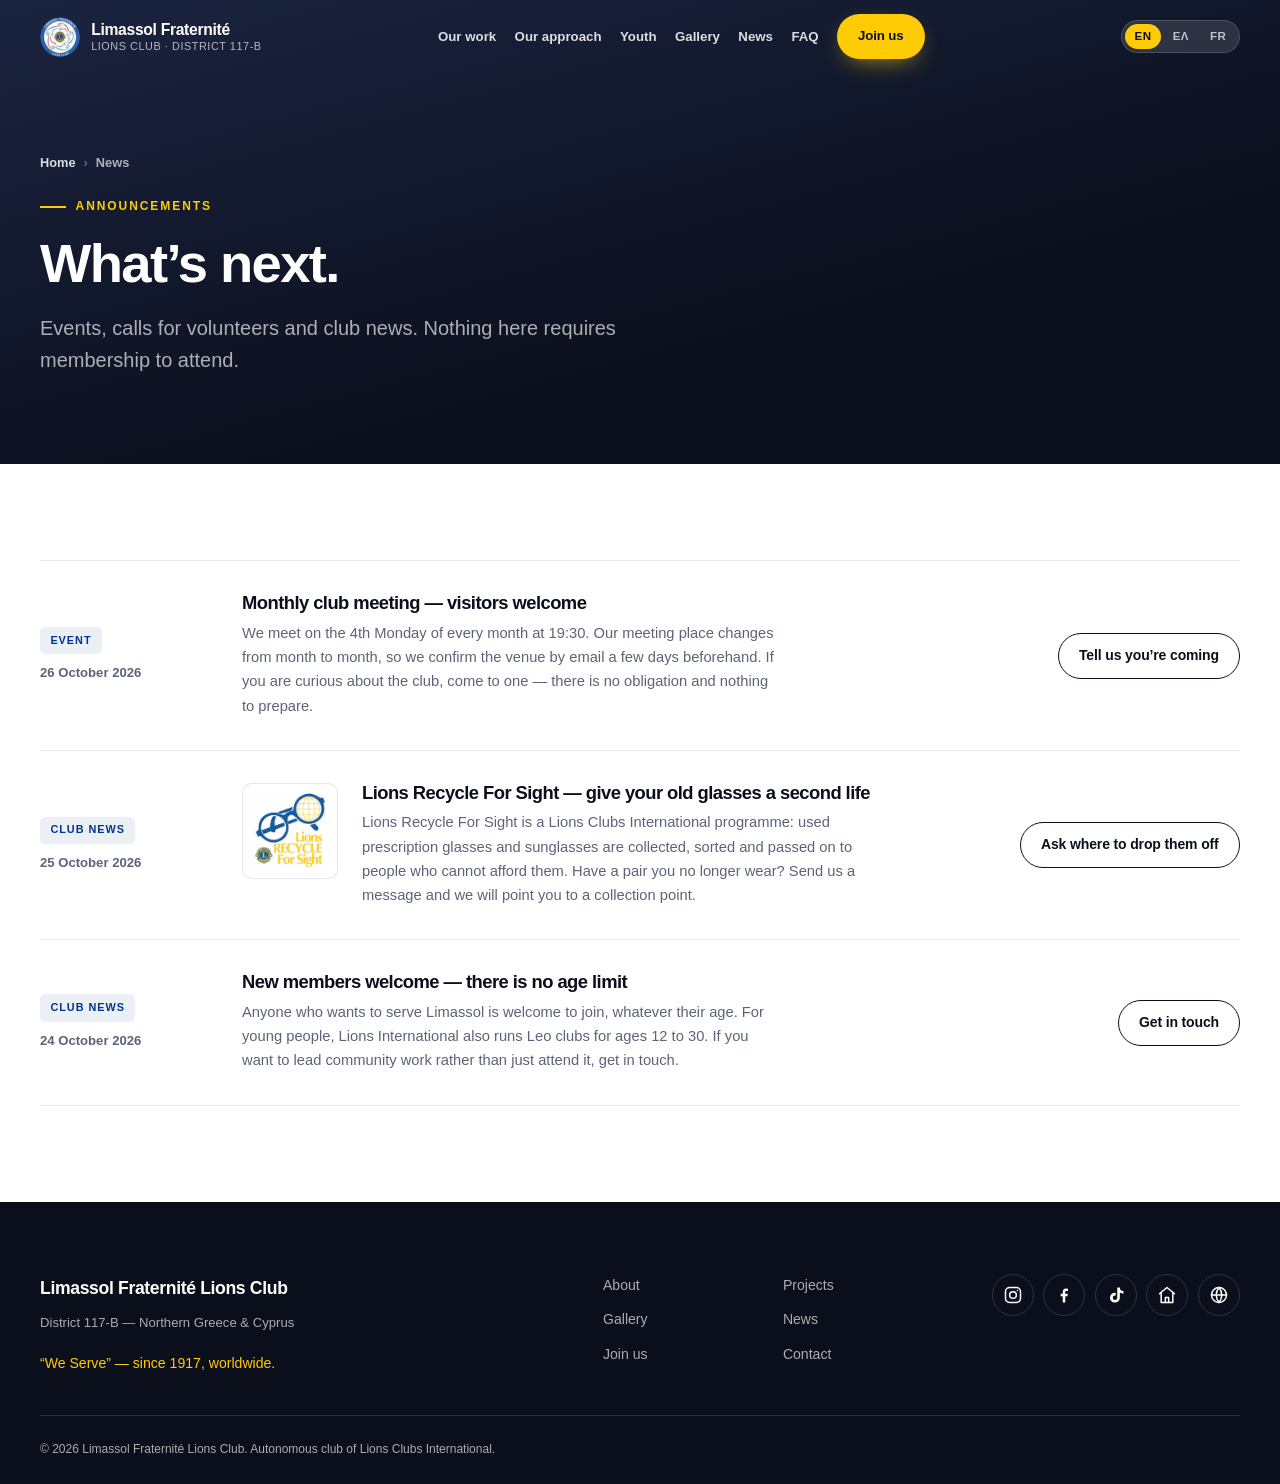
<file: news/index.html>
<!DOCTYPE html>
<html lang="en" data-base="../">
<head>
<meta charset="utf-8">
<meta name="viewport" content="width=device-width, initial-scale=1, viewport-fit=cover">
<title data-i18n="page.news">News &amp; announcements — Limassol Fraternité Lions Club</title>
<meta name="description" content="Club meetings, events, calls for volunteers and news from Limassol Fraternité Lions Club, Limassol, Cyprus.">
<meta name="theme-color" content="#0B0F1C">
<meta name="robots" content="index, follow, max-image-preview:large">
<link rel="canonical" href="https://limassolfraternite.github.io/news/">
<link rel="alternate" hreflang="en" href="https://limassolfraternite.github.io/news/?lang=en">
<link rel="alternate" hreflang="el" href="https://limassolfraternite.github.io/news/?lang=el">
<link rel="alternate" hreflang="fr" href="https://limassolfraternite.github.io/news/?lang=fr">
<link rel="alternate" hreflang="x-default" href="https://limassolfraternite.github.io/news/">
<meta property="og:type" content="website">
<meta property="og:site_name" content="Limassol Fraternité Lions Club">
<meta property="og:title" content="News &amp; announcements — Limassol Fraternité Lions Club">
<meta property="og:description" content="Club meetings, events, calls for volunteers and news from Limassol Fraternité Lions Club, Limassol, Cyprus.">
<meta property="og:image" content="https://limassolfraternite.github.io/assets/img/og-cover.jpg">
<meta property="og:image:alt" content="News &amp; announcements — Limassol Fraternité Lions Club">
<meta property="og:url" content="https://limassolfraternite.github.io/news/">
<meta property="og:locale" content="en_GB">
<meta name="twitter:card" content="summary_large_image">
<meta name="twitter:title" content="News &amp; announcements — Limassol Fraternité Lions Club">
<meta name="twitter:description" content="Club meetings, events, calls for volunteers and news from Limassol Fraternité Lions Club, Limassol, Cyprus.">
<meta name="twitter:image" content="https://limassolfraternite.github.io/assets/img/og-cover.jpg">
<link rel="icon" type="image/png" sizes="64x64" href="../assets/img/favicon.png?v=__V__">
<link rel="icon" type="image/png" sizes="32x32" href="../assets/img/favicon-32.png?v=__V__">
<link rel="apple-touch-icon" href="../assets/img/logo-180.png?v=__V__">
<link rel="stylesheet" href="../assets/css/style.css?v=__V__">
<noscript><style>.reveal{opacity:1!important;transform:none!important}</style></noscript>
<script type="application/ld+json">
{
 "@context": "https://schema.org",
 "@type": "BreadcrumbList",
 "itemListElement": [
  {
   "@type": "ListItem",
   "position": 1,
   "name": "Home",
   "item": "https://limassolfraternite.github.io/"
  },
  {
   "@type": "ListItem",
   "position": 2,
   "name": "News",
   "item": "https://limassolfraternite.github.io/news/"
  }
 ]
}
</script>
</head>

<body class="">
<!-- Generated by tools/build-pages.js from data/content.js — do not edit by hand -->
<a class="skip" href="#main" data-i18n="skip">Skip to content</a>

<header class="nav" id="nav">
  <div class="nav__in">
    <a class="brand" href="../" aria-label="Limassol Fraternité Lions Club — home">
      <img class="brand__mark" src="../assets/img/logo-mark.webp?v=__V__" width="40" height="40"
           alt="Limassol Fraternité Lions Club logo" decoding="async">
      <span class="brand__txt">
        <b>Limassol Fraternité</b>
        <i>Lions Club · District 117-B</i>
      </span>
    </a>

    <nav class="nav__links" id="navLinks" aria-label="Main">
      <a href="../#work" data-i18n="nav.work">Our work</a>
      <a href="../#innovation" data-i18n="nav.beyond">Our approach</a>
      <a href="../#youth" data-i18n="nav.youth">Youth</a>
      <a href="../#gallery" data-i18n="nav.gallery">Gallery</a>
      <a href="../#news" data-i18n="nav.news">News</a>
      <a href="../#faq" data-i18n="nav.faq">FAQ</a>
      <a class="btn btn--gold btn--sm" href="../#join" data-i18n="nav.join">Join us</a>
    </nav>

    <button class="burger" id="burger" data-i18n-attr="aria-label:nav.open" aria-expanded="false" aria-controls="navLinks">
      <span></span><span></span><span></span>
    </button>
  </div>
</header>

<main id="main">

<section class="phead">
  <div class="wrap">
    <nav class="crumbs" aria-label="Breadcrumb"><a href="../" data-i18n="crumb.home">Home</a><span aria-hidden="true">›</span><span>News</span></nav>
    <p class="eyebrow" data-i18n="news.eyebrow">Announcements</p>
    <h1 class="h2" data-i18n="news.h2">What’s next.</h1>
    <p class="lead" data-i18n="news.lead">Events, calls for volunteers and club news. Nothing here requires membership to attend.</p>
  </div>
</section>
<section class="sec">
  <div class="wrap">
    <div class="news" id="news-list">
      <article class="item"><div><h3>Monthly club meeting — visitors welcome</h3><p>We meet on the 4th Monday of every month at 19:30. Our meeting place changes from month to month, so we confirm the venue by email a few days beforehand. If you are curious about the club, come to one — there is no obligation and nothing to prepare.</p></div></article>
      <article class="item"><div><h3>Lions Recycle For Sight — give your old glasses a second life</h3><p>Lions Recycle For Sight is a Lions Clubs International programme: used prescription glasses and sunglasses are collected, sorted and passed on to people who cannot afford them. Have a pair you no longer wear? Send us a message and we will point you to a collection point.</p></div></article>
      <article class="item"><div><h3>New members welcome — there is no age limit</h3><p>Anyone who wants to serve Limassol is welcome to join, whatever their age. For young people, Lions International also runs Leo clubs for ages 12 to 30. If you want to lead community work rather than just attend it, get in touch.</p></div></article>
    </div>
  </div>
</section>
</main>

<footer class="foot">
  <div class="wrap foot__in">
    <div class="foot__brand">
      <b>Limassol Fraternité Lions Club</b>
      <span id="f-dist">District 117-B</span>
      <p class="foot__motto" data-i18n="foot.motto">“We Serve” — since 1917, worldwide.</p>
    </div>

    <nav class="foot__nav" aria-label="Footer">
      <a href="../#about" data-i18n="foot.about">About</a>
      <a href="../projects/" data-i18n="foot.projects">Projects</a>
      <a href="../#gallery" data-i18n="nav.gallery">Gallery</a>
      <a href="../news/" data-i18n="nav.news">News</a>
      <a href="../#join" data-i18n="nav.join">Join</a>
      <a href="../#contact" data-i18n="foot.contact">Contact</a>
    </nav>

    <div class="foot__social" id="social"></div>
  </div>
  <div class="wrap foot__legal">
    <span>© <span id="yr">2026</span> <span data-i18n="foot.legal">Limassol Fraternité Lions Club. Autonomous club of Lions Clubs International.</span></span>
  </div>
</footer>

<div class="lb" id="lb" hidden role="dialog" aria-modal="true" data-i18n-attr="aria-label:gal.viewer">
  <button class="lb__x" id="lbClose" data-i18n-attr="aria-label:gal.closeLb">✕</button>
  <button class="lb__nav lb__prev" id="lbPrev" data-i18n-attr="aria-label:gal.prev">‹</button>
  <figure class="lb__fig"><div id="lbHost"></div><figcaption id="lbCap"></figcaption></figure>
  <button class="lb__nav lb__next" id="lbNext" data-i18n-attr="aria-label:gal.next">›</button>
</div>

<script src="../data/i18n.js?v=__V__"></script>
<script src="../data/content.js?v=__V__"></script>
<script src="../assets/js/main.js?v=__V__"></script>
</body>
</html>
</file>
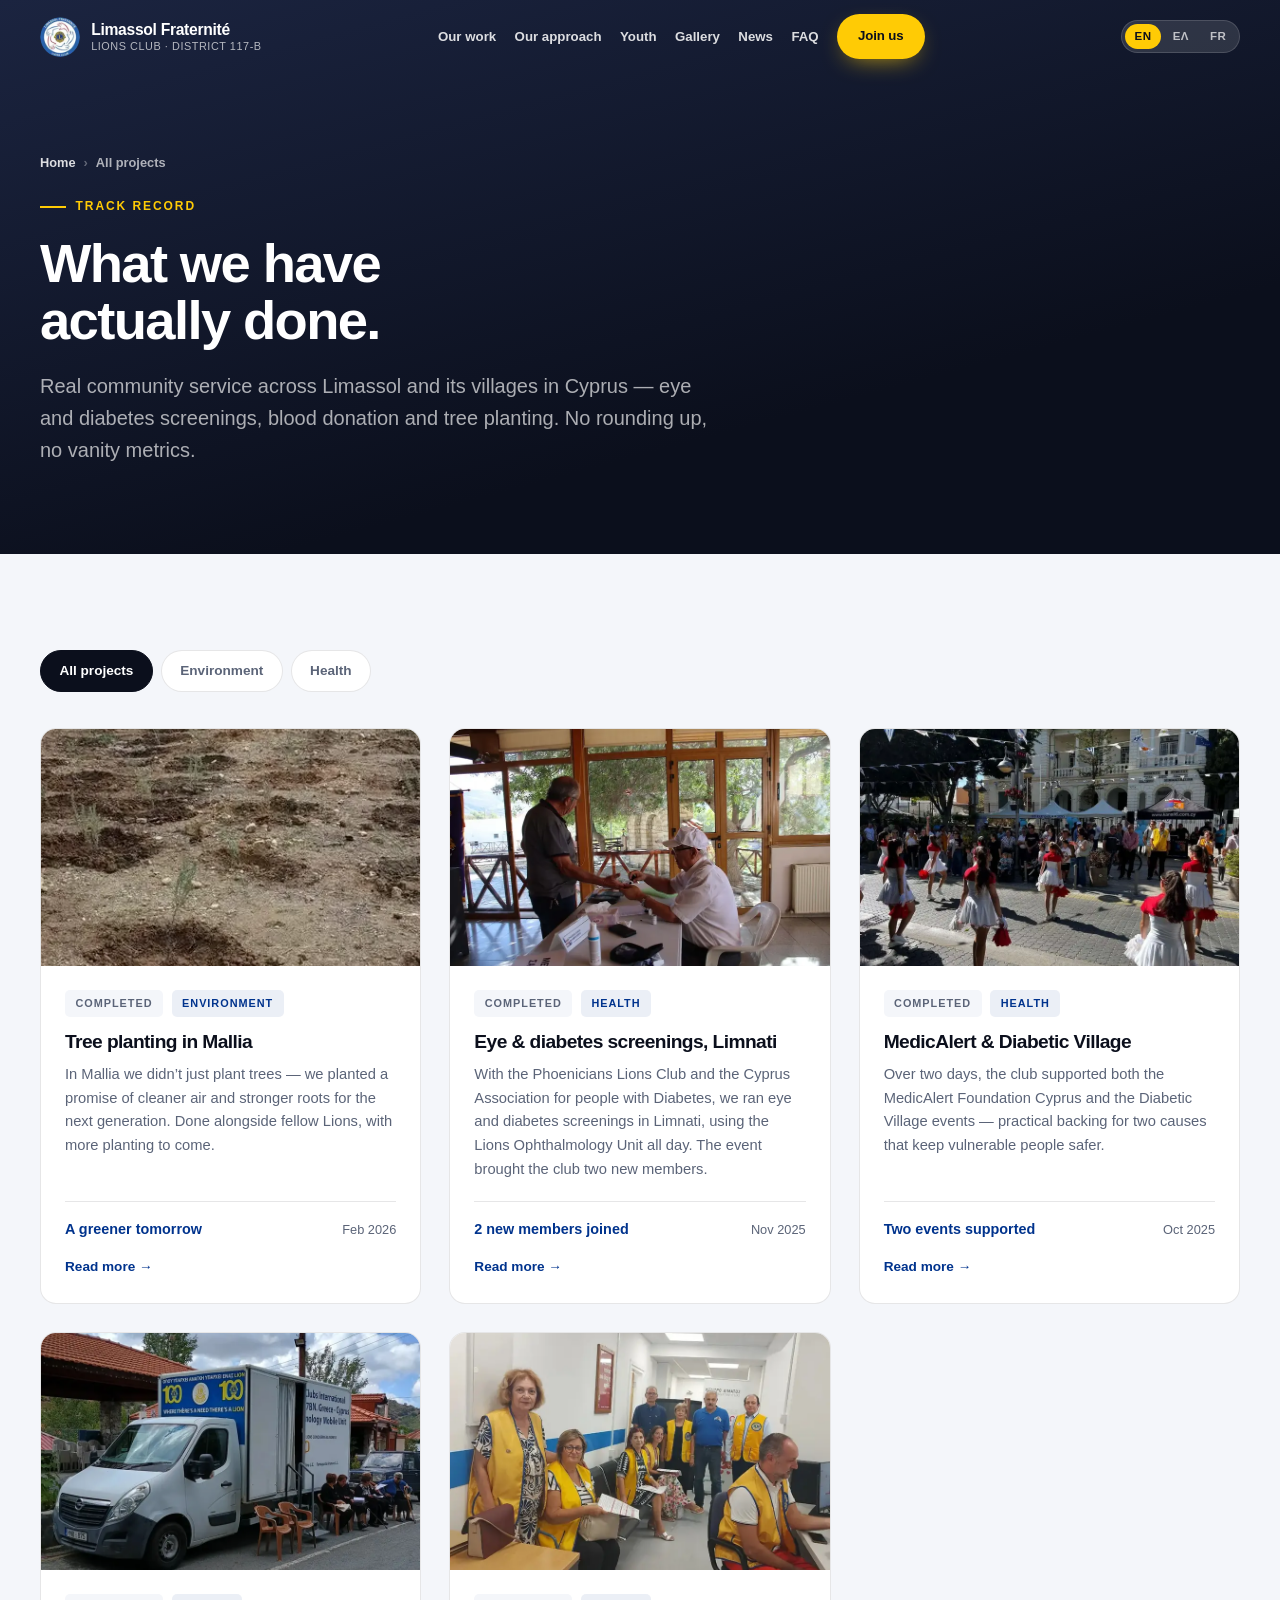
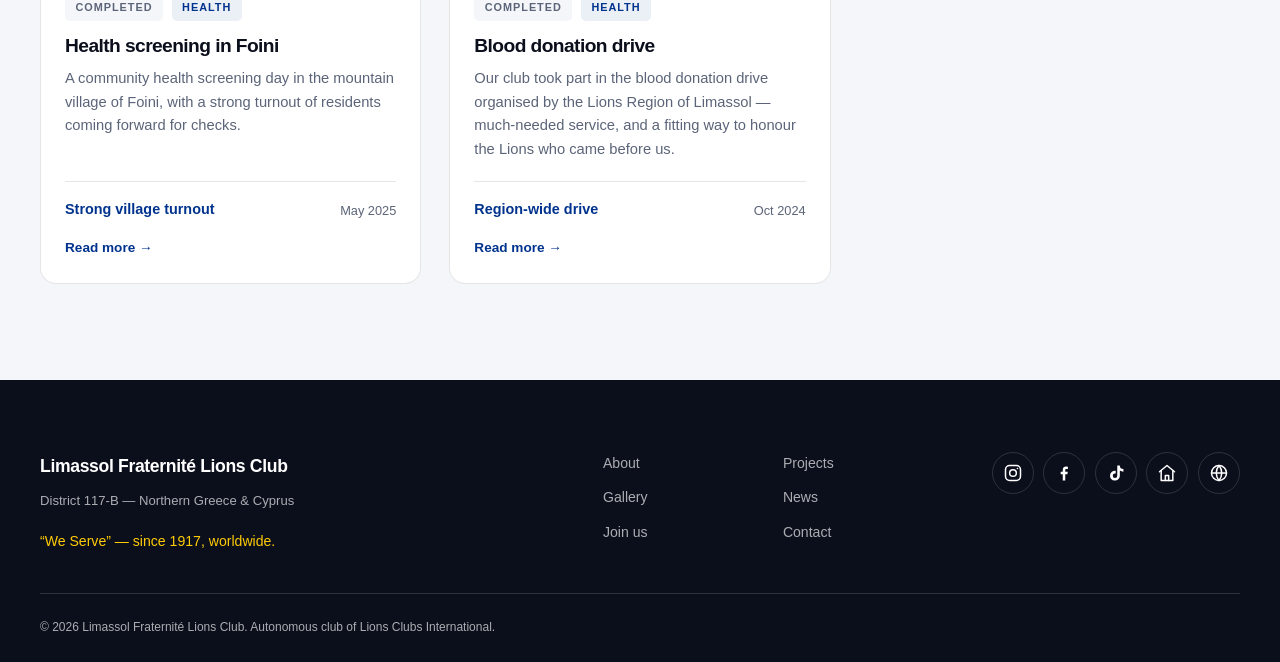
<file: projects/index.html>
<!DOCTYPE html>
<html lang="en" data-base="../">
<head>
<meta charset="utf-8">
<meta name="viewport" content="width=device-width, initial-scale=1, viewport-fit=cover">
<title data-i18n="page.projects">Service projects — Limassol Fraternité Lions Club</title>
<meta name="description" content="Every community service project by Limassol Fraternité Lions Club in Limassol and its villages, Cyprus: Tree planting in Mallia, Eye &amp; diabetes screenings, Limnati, MedicAlert &amp; Diabetic Village, Health screening in Foini, Blood donation drive.">
<meta name="theme-color" content="#0B0F1C">
<meta name="robots" content="index, follow, max-image-preview:large">
<link rel="canonical" href="https://limassolfraternite.github.io/projects/">
<link rel="alternate" hreflang="en" href="https://limassolfraternite.github.io/projects/?lang=en">
<link rel="alternate" hreflang="el" href="https://limassolfraternite.github.io/projects/?lang=el">
<link rel="alternate" hreflang="fr" href="https://limassolfraternite.github.io/projects/?lang=fr">
<link rel="alternate" hreflang="x-default" href="https://limassolfraternite.github.io/projects/">
<meta property="og:type" content="website">
<meta property="og:site_name" content="Limassol Fraternité Lions Club">
<meta property="og:title" content="Service projects — Limassol Fraternité Lions Club">
<meta property="og:description" content="Every community service project by Limassol Fraternité Lions Club in Limassol and its villages, Cyprus: Tree planting in Mallia, Eye &amp; diabetes screenings, Limnati, MedicAlert &amp; Diabetic Village, Health screening in Foini, Blood donation drive.">
<meta property="og:image" content="https://limassolfraternite.github.io/assets/img/og-cover.jpg">
<meta property="og:image:alt" content="Service projects — Limassol Fraternité Lions Club">
<meta property="og:url" content="https://limassolfraternite.github.io/projects/">
<meta property="og:locale" content="en_GB">
<meta name="twitter:card" content="summary_large_image">
<meta name="twitter:title" content="Service projects — Limassol Fraternité Lions Club">
<meta name="twitter:description" content="Every community service project by Limassol Fraternité Lions Club in Limassol and its villages, Cyprus: Tree planting in Mallia, Eye &amp; diabetes screenings, Limnati, MedicAlert &amp; Diabetic Village, Health screening in Foini, Blood donation drive.">
<meta name="twitter:image" content="https://limassolfraternite.github.io/assets/img/og-cover.jpg">
<link rel="icon" type="image/png" sizes="64x64" href="../assets/img/favicon.png?v=__V__">
<link rel="icon" type="image/png" sizes="32x32" href="../assets/img/favicon-32.png?v=__V__">
<link rel="apple-touch-icon" href="../assets/img/logo-180.png?v=__V__">
<link rel="stylesheet" href="../assets/css/style.css?v=__V__">
<noscript><style>.reveal{opacity:1!important;transform:none!important}</style></noscript>
<script type="application/ld+json">
{
 "@context": "https://schema.org",
 "@type": "BreadcrumbList",
 "itemListElement": [
  {
   "@type": "ListItem",
   "position": 1,
   "name": "Home",
   "item": "https://limassolfraternite.github.io/"
  },
  {
   "@type": "ListItem",
   "position": 2,
   "name": "Projects",
   "item": "https://limassolfraternite.github.io/projects/"
  }
 ]
}
</script>
</head>

<body class="">
<!-- Generated by tools/build-pages.js from data/content.js — do not edit by hand -->
<a class="skip" href="#main" data-i18n="skip">Skip to content</a>

<header class="nav" id="nav">
  <div class="nav__in">
    <a class="brand" href="../" aria-label="Limassol Fraternité Lions Club — home">
      <img class="brand__mark" src="../assets/img/logo-mark.webp?v=__V__" width="40" height="40"
           alt="Limassol Fraternité Lions Club logo" decoding="async">
      <span class="brand__txt">
        <b>Limassol Fraternité</b>
        <i>Lions Club · District 117-B</i>
      </span>
    </a>

    <nav class="nav__links" id="navLinks" aria-label="Main">
      <a href="../#work" data-i18n="nav.work">Our work</a>
      <a href="../#innovation" data-i18n="nav.beyond">Our approach</a>
      <a href="../#youth" data-i18n="nav.youth">Youth</a>
      <a href="../#gallery" data-i18n="nav.gallery">Gallery</a>
      <a href="../#news" data-i18n="nav.news">News</a>
      <a href="../#faq" data-i18n="nav.faq">FAQ</a>
      <a class="btn btn--gold btn--sm" href="../#join" data-i18n="nav.join">Join us</a>
    </nav>

    <button class="burger" id="burger" data-i18n-attr="aria-label:nav.open" aria-expanded="false" aria-controls="navLinks">
      <span></span><span></span><span></span>
    </button>
  </div>
</header>

<main id="main">

<section class="phead">
  <div class="wrap">
    <nav class="crumbs" aria-label="Breadcrumb"><a href="../" data-i18n="crumb.home">Home</a><span aria-hidden="true">›</span><span>All projects</span></nav>
    <p class="eyebrow" data-i18n="work.eyebrow">Track record</p>
    <h1 class="h2" data-i18n="work.h2">What we have actually done.</h1>
    <p class="lead" data-i18n="work.lead">Real community service across Limassol and its villages in Cyprus — eye and diabetes screenings, blood donation and tree planting. No rounding up, no vanity metrics.</p>
  </div>
</section>
<section class="sec sec--tint">
  <div class="wrap">
    <div class="filters" id="filters" role="group" data-i18n-attr="aria-label:work.filterAria"></div>
    <div class="projects" id="projects">
      <article class="card"><div class="card__body"><h3><a href="tree-planting-mallia-2026/">Tree planting in Mallia</a></h3><p>In Mallia we didn’t just plant trees — we planted a promise of cleaner air and stronger roots for the next generation. Done alongside fellow Lions, with more planting to come.</p></div></article>
      <article class="card"><div class="card__body"><h3><a href="eye-diabetes-screening-limnati-2025/">Eye &amp; diabetes screenings, Limnati</a></h3><p>With the Phoenicians Lions Club and the Cyprus Association for people with Diabetes, we ran eye and diabetes screenings in Limnati, using the Lions Ophthalmology Unit all day. The event brought the club two new members.</p></div></article>
      <article class="card"><div class="card__body"><h3><a href="medicalert-diabetic-village-2025/">MedicAlert &amp; Diabetic Village</a></h3><p>Over two days, the club supported both the MedicAlert Foundation Cyprus and the Diabetic Village events — practical backing for two causes that keep vulnerable people safer.</p></div></article>
      <article class="card"><div class="card__body"><h3><a href="health-screening-foini-2025/">Health screening in Foini</a></h3><p>A community health screening day in the mountain village of Foini, with a strong turnout of residents coming forward for checks.</p></div></article>
      <article class="card"><div class="card__body"><h3><a href="blood-donation-limassol-2024/">Blood donation drive</a></h3><p>Our club took part in the blood donation drive organised by the Lions Region of Limassol — much-needed service, and a fitting way to honour the Lions who came before us.</p></div></article>
    </div>
    <p class="empty" id="projectsEmpty" data-i18n="work.empty" hidden>No projects in this category yet.</p>
  </div>
</section>
</main>

<footer class="foot">
  <div class="wrap foot__in">
    <div class="foot__brand">
      <b>Limassol Fraternité Lions Club</b>
      <span id="f-dist">District 117-B</span>
      <p class="foot__motto" data-i18n="foot.motto">“We Serve” — since 1917, worldwide.</p>
    </div>

    <nav class="foot__nav" aria-label="Footer">
      <a href="../#about" data-i18n="foot.about">About</a>
      <a href="../projects/" data-i18n="foot.projects">Projects</a>
      <a href="../#gallery" data-i18n="nav.gallery">Gallery</a>
      <a href="../news/" data-i18n="nav.news">News</a>
      <a href="../#join" data-i18n="nav.join">Join</a>
      <a href="../#contact" data-i18n="foot.contact">Contact</a>
    </nav>

    <div class="foot__social" id="social"></div>
  </div>
  <div class="wrap foot__legal">
    <span>© <span id="yr">2026</span> <span data-i18n="foot.legal">Limassol Fraternité Lions Club. Autonomous club of Lions Clubs International.</span></span>
  </div>
</footer>

<div class="lb" id="lb" hidden role="dialog" aria-modal="true" data-i18n-attr="aria-label:gal.viewer">
  <button class="lb__x" id="lbClose" data-i18n-attr="aria-label:gal.closeLb">✕</button>
  <button class="lb__nav lb__prev" id="lbPrev" data-i18n-attr="aria-label:gal.prev">‹</button>
  <figure class="lb__fig"><div id="lbHost"></div><figcaption id="lbCap"></figcaption></figure>
  <button class="lb__nav lb__next" id="lbNext" data-i18n-attr="aria-label:gal.next">›</button>
</div>

<script src="../data/i18n.js?v=__V__"></script>
<script src="../data/content.js?v=__V__"></script>
<script src="../assets/js/main.js?v=__V__"></script>
</body>
</html>
</file>
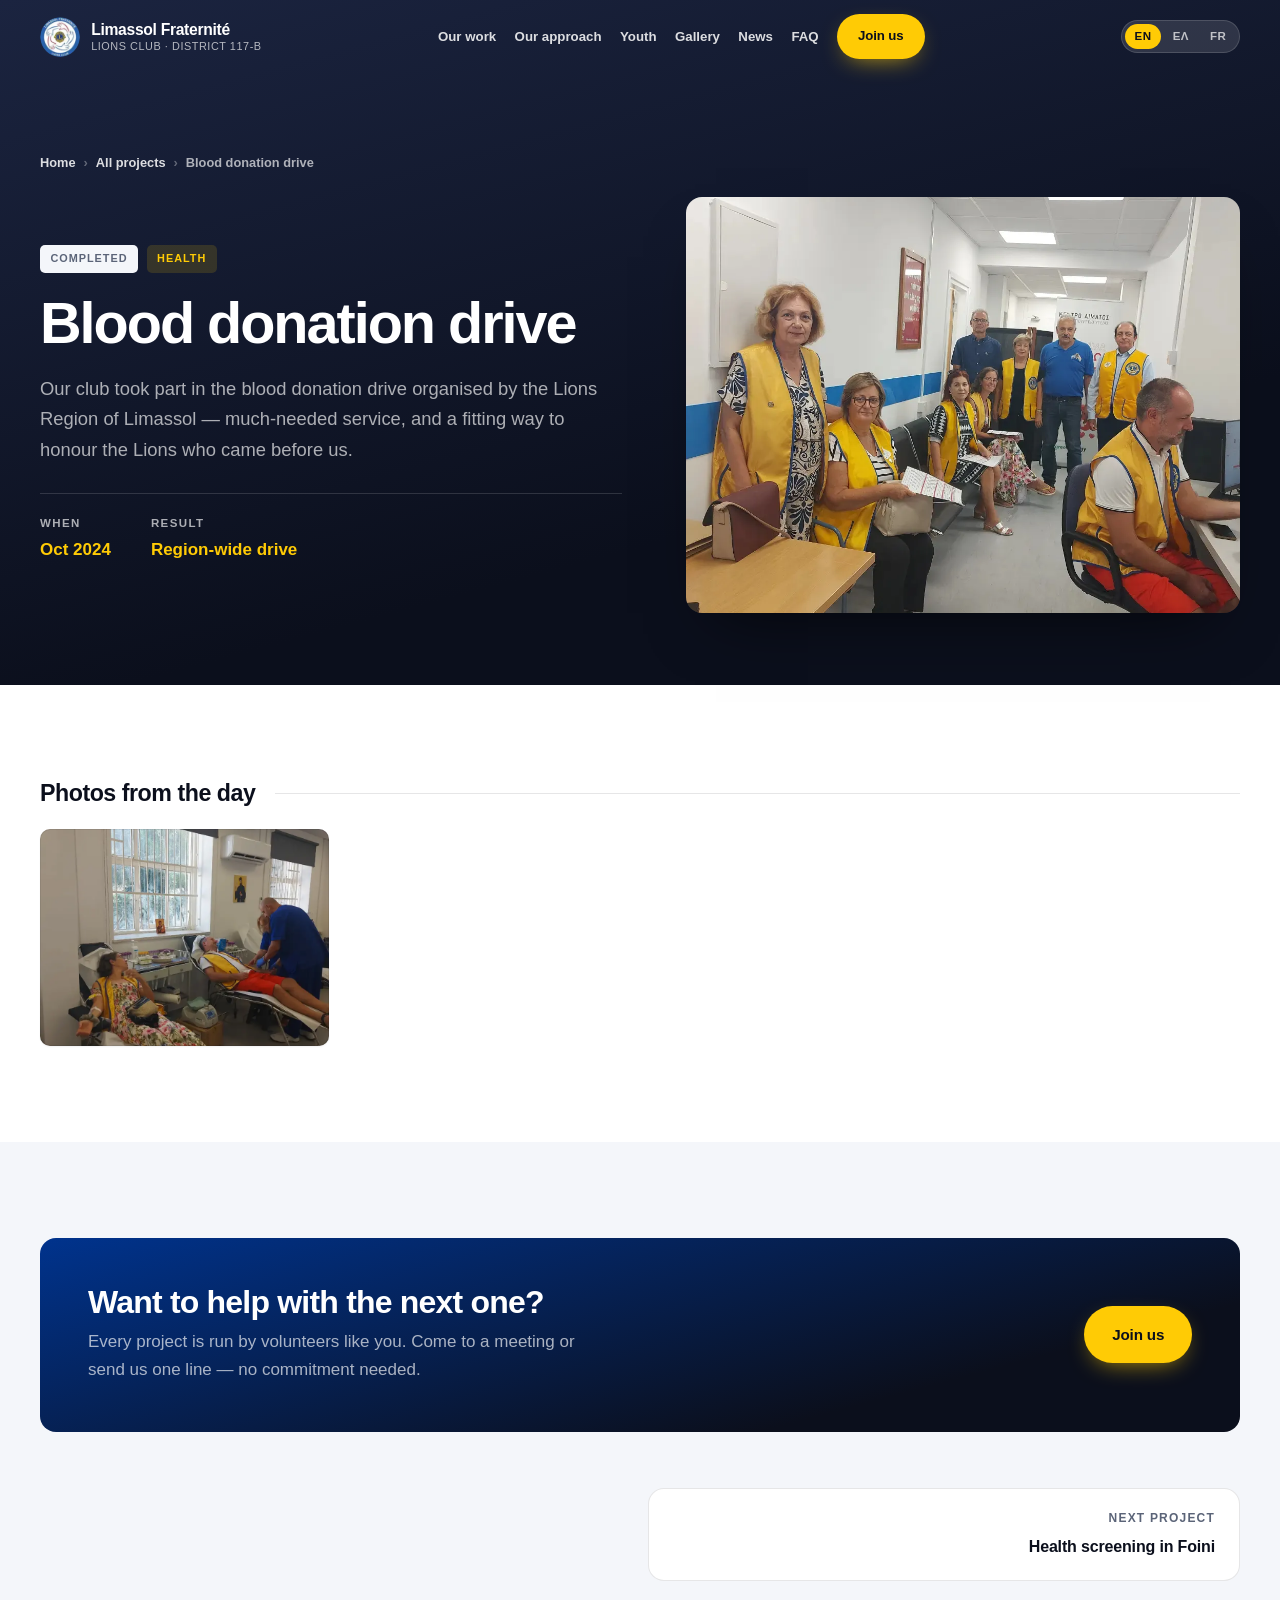
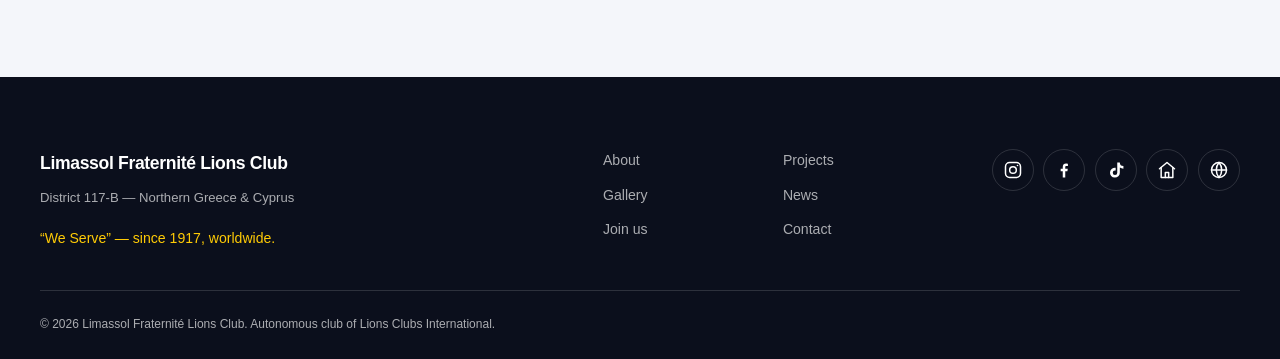
<file: projects/blood-donation-limassol-2024/index.html>
<!DOCTYPE html>
<html lang="en" data-base="../../">
<head>
<meta charset="utf-8">
<meta name="viewport" content="width=device-width, initial-scale=1, viewport-fit=cover">
<title>Blood donation drive (Oct 2024) — Limassol Fraternité Lions Club</title>
<meta name="description" content="Our club took part in the blood donation drive organised by the Lions Region of Limassol — much-needed service, and a fitting way to honour the Lions who came before us.">
<meta name="theme-color" content="#0B0F1C">
<meta name="robots" content="index, follow, max-image-preview:large">
<link rel="canonical" href="https://limassolfraternite.github.io/projects/blood-donation-limassol-2024/">
<link rel="alternate" hreflang="en" href="https://limassolfraternite.github.io/projects/blood-donation-limassol-2024/?lang=en">
<link rel="alternate" hreflang="el" href="https://limassolfraternite.github.io/projects/blood-donation-limassol-2024/?lang=el">
<link rel="alternate" hreflang="fr" href="https://limassolfraternite.github.io/projects/blood-donation-limassol-2024/?lang=fr">
<link rel="alternate" hreflang="x-default" href="https://limassolfraternite.github.io/projects/blood-donation-limassol-2024/">
<meta property="og:type" content="website">
<meta property="og:site_name" content="Limassol Fraternité Lions Club">
<meta property="og:title" content="Blood donation drive (Oct 2024) — Limassol Fraternité Lions Club">
<meta property="og:description" content="Our club took part in the blood donation drive organised by the Lions Region of Limassol — much-needed service, and a fitting way to honour the Lions who came before us.">
<meta property="og:image" content="https://limassolfraternite.github.io/assets/img/gallery/01-blood-2024-10-2.webp">
<meta property="og:image:alt" content="Lions members at the Limassol blood donation drive">
<meta property="og:url" content="https://limassolfraternite.github.io/projects/blood-donation-limassol-2024/">
<meta property="og:locale" content="en_GB">
<meta name="twitter:card" content="summary_large_image">
<meta name="twitter:title" content="Blood donation drive (Oct 2024) — Limassol Fraternité Lions Club">
<meta name="twitter:description" content="Our club took part in the blood donation drive organised by the Lions Region of Limassol — much-needed service, and a fitting way to honour the Lions who came before us.">
<meta name="twitter:image" content="https://limassolfraternite.github.io/assets/img/gallery/01-blood-2024-10-2.webp">
<link rel="icon" type="image/png" sizes="64x64" href="../../assets/img/favicon.png?v=__V__">
<link rel="icon" type="image/png" sizes="32x32" href="../../assets/img/favicon-32.png?v=__V__">
<link rel="apple-touch-icon" href="../../assets/img/logo-180.png?v=__V__">
<link rel="stylesheet" href="../../assets/css/style.css?v=__V__">
<noscript><style>.reveal{opacity:1!important;transform:none!important}</style></noscript>
<script type="application/ld+json">
[
 {
  "@context": "https://schema.org",
  "@type": "Event",
  "name": "Blood donation drive",
  "startDate": "2024-10-16",
  "url": "https://limassolfraternite.github.io/projects/blood-donation-limassol-2024/",
  "eventStatus": "https://schema.org/EventScheduled",
  "description": "Our club took part in the blood donation drive organised by the Lions Region of Limassol — much-needed service, and a fitting way to honour the Lions who came before us.",
  "image": [
   "https://limassolfraternite.github.io/assets/img/gallery/01-blood-2024-10-2.webp",
   "https://limassolfraternite.github.io/assets/img/gallery/01-blood-2024-10-4.webp"
  ],
  "organizer": {
   "@type": "NGO",
   "name": "Limassol Fraternité Lions Club",
   "url": "https://limassolfraternite.github.io/"
  }
 },
 {
  "@context": "https://schema.org",
  "@type": "BreadcrumbList",
  "itemListElement": [
   {
    "@type": "ListItem",
    "position": 1,
    "name": "Home",
    "item": "https://limassolfraternite.github.io/"
   },
   {
    "@type": "ListItem",
    "position": 2,
    "name": "Projects",
    "item": "https://limassolfraternite.github.io/projects/"
   },
   {
    "@type": "ListItem",
    "position": 3,
    "name": "Blood donation drive",
    "item": "https://limassolfraternite.github.io/projects/blood-donation-limassol-2024/"
   }
  ]
 }
]
</script>
</head>

<body class="">
<!-- Generated by tools/build-pages.js from data/content.js — do not edit by hand -->
<a class="skip" href="#main" data-i18n="skip">Skip to content</a>

<header class="nav" id="nav">
  <div class="nav__in">
    <a class="brand" href="../../" aria-label="Limassol Fraternité Lions Club — home">
      <img class="brand__mark" src="../../assets/img/logo-mark.webp?v=__V__" width="40" height="40"
           alt="Limassol Fraternité Lions Club logo" decoding="async">
      <span class="brand__txt">
        <b>Limassol Fraternité</b>
        <i>Lions Club · District 117-B</i>
      </span>
    </a>

    <nav class="nav__links" id="navLinks" aria-label="Main">
      <a href="../../#work" data-i18n="nav.work">Our work</a>
      <a href="../../#innovation" data-i18n="nav.beyond">Our approach</a>
      <a href="../../#youth" data-i18n="nav.youth">Youth</a>
      <a href="../../#gallery" data-i18n="nav.gallery">Gallery</a>
      <a href="../../#news" data-i18n="nav.news">News</a>
      <a href="../../#faq" data-i18n="nav.faq">FAQ</a>
      <a class="btn btn--gold btn--sm" href="../../#join" data-i18n="nav.join">Join us</a>
    </nav>

    <button class="burger" id="burger" data-i18n-attr="aria-label:nav.open" aria-expanded="false" aria-controls="navLinks">
      <span></span><span></span><span></span>
    </button>
  </div>
</header>

<main id="main">

<section class="phead" data-proj="blood-donation-limassol-2024">
  <div class="wrap">
    <nav class="crumbs" aria-label="Breadcrumb"><a href="../../" data-i18n="crumb.home">Home</a><span aria-hidden="true">›</span><a href="../" data-i18n="proj.back">All projects</a><span aria-hidden="true">›</span><span>Blood donation drive</span></nav>
    <div class="proj">
      <div>
        <div class="proj__tags">
          <span class="tag tag--complete" data-pstatus>Completed</span>
          <span class="tag tag--cat" data-pcat>Health</span>
        </div>
        <h1 data-pf="title">Blood donation drive</h1>
        <p class="proj__sum" data-pf="summary">Our club took part in the blood donation drive organised by the Lions Region of Limassol — much-needed service, and a fitting way to honour the Lions who came before us.</p>
        <dl class="proj__facts">
          <div><dt data-i18n="proj.when">When</dt><dd data-pf="year">Oct 2024</dd></div>
          <div><dt data-i18n="proj.result">Result</dt><dd data-pf="impact">Region-wide drive</dd></div>
        </dl>
      </div>
      <div class="proj__img"><img src="../../assets/img/gallery/01-blood-2024-10-2.webp" alt="Lions members at the Limassol blood donation drive" data-pf-alt width="1200" height="900" fetchpriority="high" decoding="async"></div>
    </div>
  </div>
</section>

<section class="sec" data-hide-empty>
  <div class="wrap">
    <div class="subhead reveal"><h2 class="h3" data-i18n="proj.photos">Photos from the day</h2><span class="subhead__rule"></span></div>
    <div class="gallery" id="gallery-grid" data-project="blood-donation-limassol-2024">
      <figure class="gcell"><img src="../../assets/img/gallery/01-blood-2024-10-4-sm.webp" alt="Lions members at the Limassol blood donation drive" loading="lazy" decoding="async"><figcaption>Blood donation drive — October 2024</figcaption></figure>
    </div>
  </div>
</section>

<section class="sec sec--tint">
  <div class="wrap">
    <div class="ctaband reveal">
      <div><h2 data-i18n="proj.ctaH">Want to help with the next one?</h2><p data-i18n="proj.ctaP">Every project is run by volunteers like you. Come to a meeting or send us one line — no commitment needed.</p></div>
      <a class="btn btn--gold" href="../../#join" data-i18n="nav.join">Join us</a>
    </div>
    <nav class="pnav" aria-label="Projects">
      
      <a id="projNext" class="pnav__next" href="../health-screening-foini-2025/"><span data-i18n="proj.next">Next project</span><b>Health screening in Foini →</b></a>
    </nav>
  </div>
</section>
</main>

<footer class="foot">
  <div class="wrap foot__in">
    <div class="foot__brand">
      <b>Limassol Fraternité Lions Club</b>
      <span id="f-dist">District 117-B</span>
      <p class="foot__motto" data-i18n="foot.motto">“We Serve” — since 1917, worldwide.</p>
    </div>

    <nav class="foot__nav" aria-label="Footer">
      <a href="../../#about" data-i18n="foot.about">About</a>
      <a href="../../projects/" data-i18n="foot.projects">Projects</a>
      <a href="../../#gallery" data-i18n="nav.gallery">Gallery</a>
      <a href="../../news/" data-i18n="nav.news">News</a>
      <a href="../../#join" data-i18n="nav.join">Join</a>
      <a href="../../#contact" data-i18n="foot.contact">Contact</a>
    </nav>

    <div class="foot__social" id="social"></div>
  </div>
  <div class="wrap foot__legal">
    <span>© <span id="yr">2026</span> <span data-i18n="foot.legal">Limassol Fraternité Lions Club. Autonomous club of Lions Clubs International.</span></span>
  </div>
</footer>

<div class="lb" id="lb" hidden role="dialog" aria-modal="true" data-i18n-attr="aria-label:gal.viewer">
  <button class="lb__x" id="lbClose" data-i18n-attr="aria-label:gal.closeLb">✕</button>
  <button class="lb__nav lb__prev" id="lbPrev" data-i18n-attr="aria-label:gal.prev">‹</button>
  <figure class="lb__fig"><div id="lbHost"></div><figcaption id="lbCap"></figcaption></figure>
  <button class="lb__nav lb__next" id="lbNext" data-i18n-attr="aria-label:gal.next">›</button>
</div>

<script src="../../data/i18n.js?v=__V__"></script>
<script src="../../data/content.js?v=__V__"></script>
<script src="../../assets/js/main.js?v=__V__"></script>
</body>
</html>
</file>
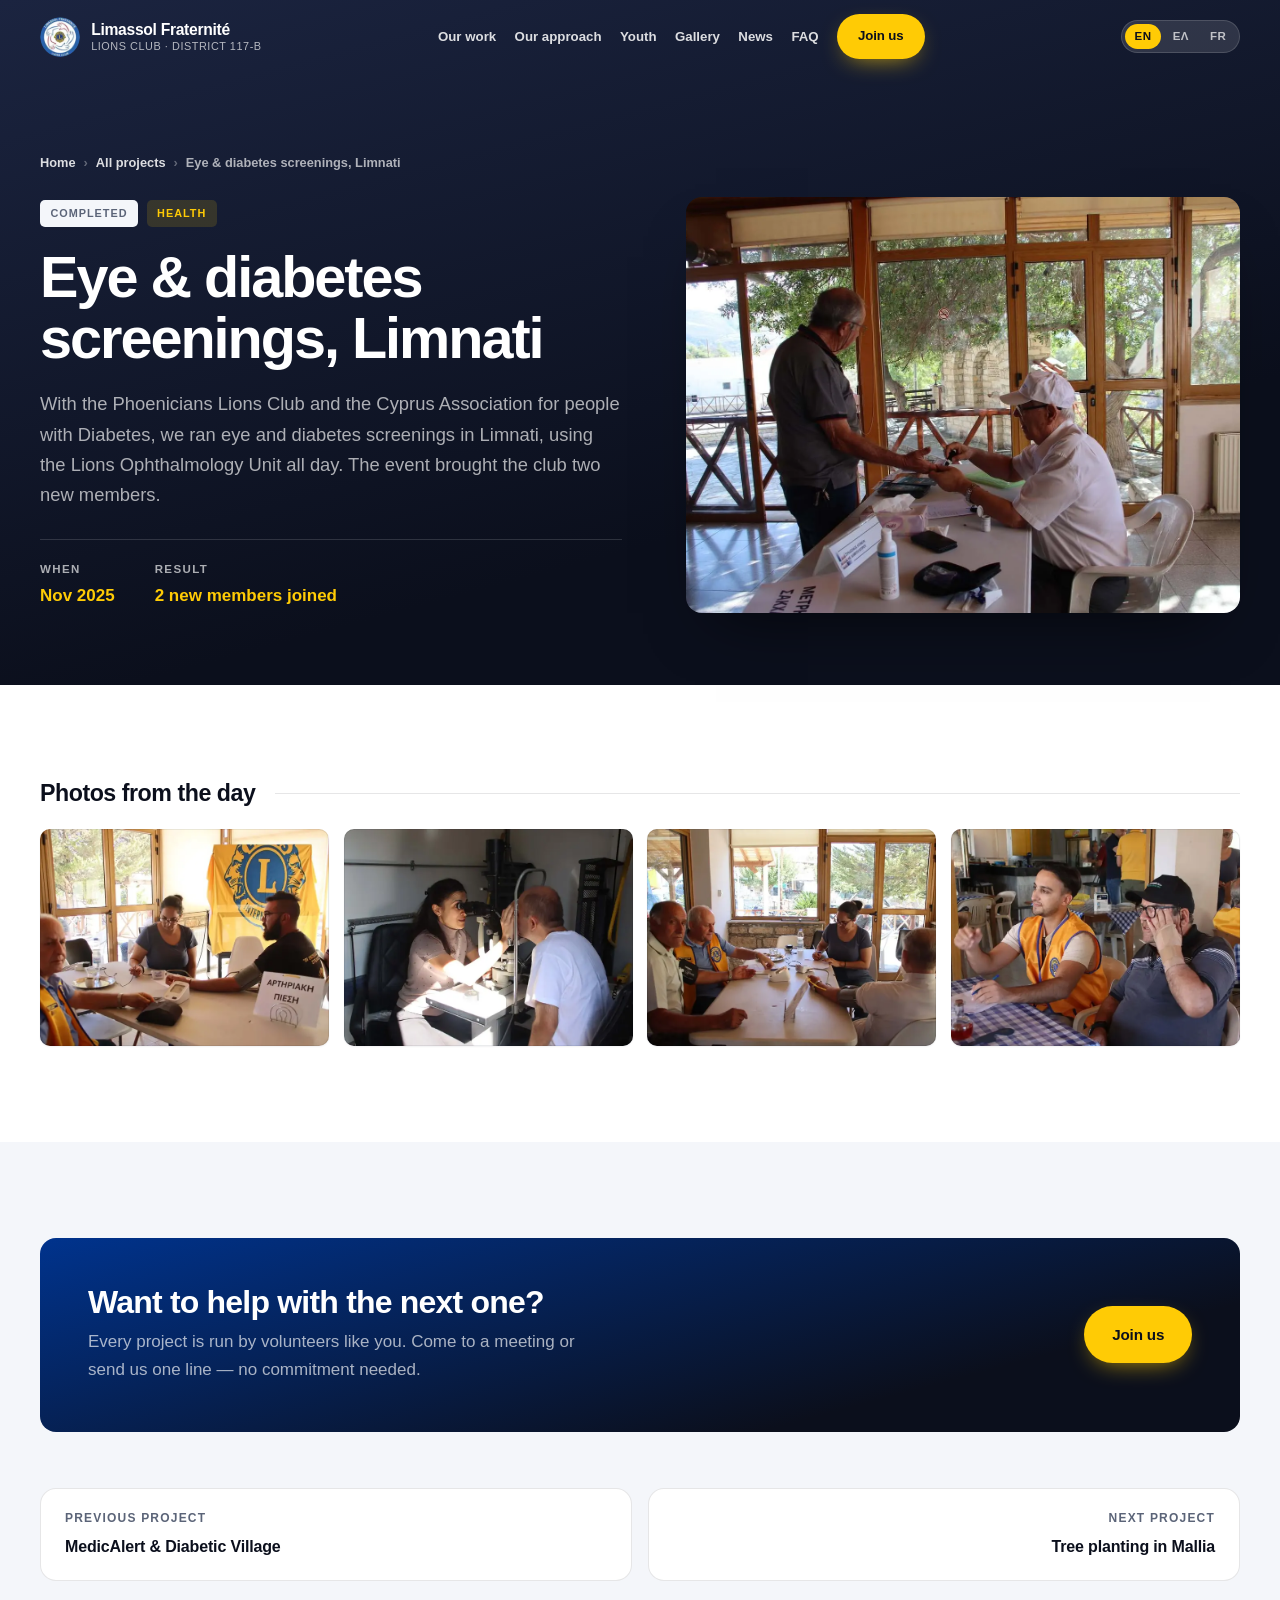
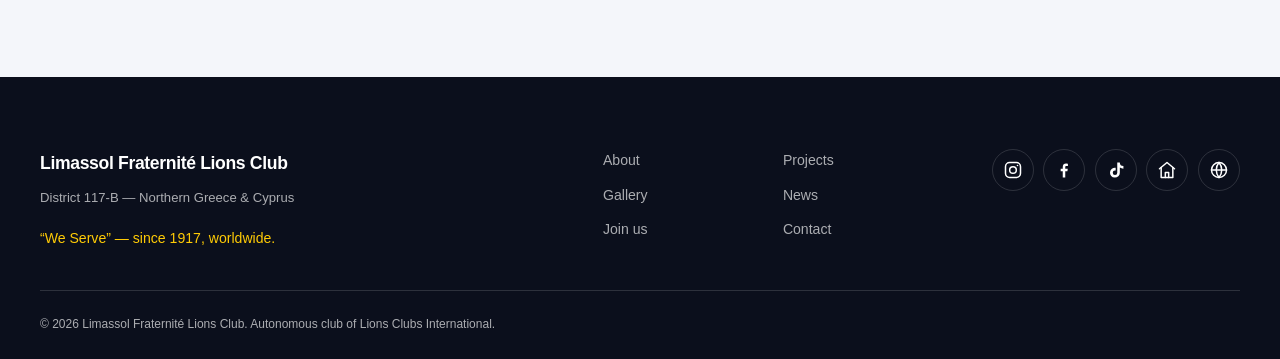
<file: projects/eye-diabetes-screening-limnati-2025/index.html>
<!DOCTYPE html>
<html lang="en" data-base="../../">
<head>
<meta charset="utf-8">
<meta name="viewport" content="width=device-width, initial-scale=1, viewport-fit=cover">
<title>Eye &amp; diabetes screenings, Limnati (Nov 2025) — Limassol Fraternité Lions Club</title>
<meta name="description" content="With the Phoenicians Lions Club and the Cyprus Association for people with Diabetes, we ran eye and diabetes screenings in Limnati, using the Lions Ophthalmology Unit all day. The event brought the club two new members.">
<meta name="theme-color" content="#0B0F1C">
<meta name="robots" content="index, follow, max-image-preview:large">
<link rel="canonical" href="https://limassolfraternite.github.io/projects/eye-diabetes-screening-limnati-2025/">
<link rel="alternate" hreflang="en" href="https://limassolfraternite.github.io/projects/eye-diabetes-screening-limnati-2025/?lang=en">
<link rel="alternate" hreflang="el" href="https://limassolfraternite.github.io/projects/eye-diabetes-screening-limnati-2025/?lang=el">
<link rel="alternate" hreflang="fr" href="https://limassolfraternite.github.io/projects/eye-diabetes-screening-limnati-2025/?lang=fr">
<link rel="alternate" hreflang="x-default" href="https://limassolfraternite.github.io/projects/eye-diabetes-screening-limnati-2025/">
<meta property="og:type" content="website">
<meta property="og:site_name" content="Limassol Fraternité Lions Club">
<meta property="og:title" content="Eye &amp; diabetes screenings, Limnati (Nov 2025) — Limassol Fraternité Lions Club">
<meta property="og:description" content="With the Phoenicians Lions Club and the Cyprus Association for people with Diabetes, we ran eye and diabetes screenings in Limnati, using the Lions Ophthalmology Unit all day. The event brought the club two new members.">
<meta property="og:image" content="https://limassolfraternite.github.io/assets/img/gallery/04-limnati-2025-11-4.webp">
<meta property="og:image:alt" content="Eye and diabetes screening day in Limnati village">
<meta property="og:url" content="https://limassolfraternite.github.io/projects/eye-diabetes-screening-limnati-2025/">
<meta property="og:locale" content="en_GB">
<meta name="twitter:card" content="summary_large_image">
<meta name="twitter:title" content="Eye &amp; diabetes screenings, Limnati (Nov 2025) — Limassol Fraternité Lions Club">
<meta name="twitter:description" content="With the Phoenicians Lions Club and the Cyprus Association for people with Diabetes, we ran eye and diabetes screenings in Limnati, using the Lions Ophthalmology Unit all day. The event brought the club two new members.">
<meta name="twitter:image" content="https://limassolfraternite.github.io/assets/img/gallery/04-limnati-2025-11-4.webp">
<link rel="icon" type="image/png" sizes="64x64" href="../../assets/img/favicon.png?v=__V__">
<link rel="icon" type="image/png" sizes="32x32" href="../../assets/img/favicon-32.png?v=__V__">
<link rel="apple-touch-icon" href="../../assets/img/logo-180.png?v=__V__">
<link rel="stylesheet" href="../../assets/css/style.css?v=__V__">
<noscript><style>.reveal{opacity:1!important;transform:none!important}</style></noscript>
<script type="application/ld+json">
[
 {
  "@context": "https://schema.org",
  "@type": "Event",
  "name": "Eye & diabetes screenings, Limnati",
  "startDate": "2025-11-09",
  "url": "https://limassolfraternite.github.io/projects/eye-diabetes-screening-limnati-2025/",
  "eventStatus": "https://schema.org/EventScheduled",
  "description": "With the Phoenicians Lions Club and the Cyprus Association for people with Diabetes, we ran eye and diabetes screenings in Limnati, using the Lions Ophthalmology Unit all day. The event brought the club two new members.",
  "image": [
   "https://limassolfraternite.github.io/assets/img/gallery/04-limnati-2025-11-4.webp",
   "https://limassolfraternite.github.io/assets/img/gallery/04-limnati-2025-11-1.webp",
   "https://limassolfraternite.github.io/assets/img/gallery/04-limnati-2025-11-2.webp",
   "https://limassolfraternite.github.io/assets/img/gallery/04-limnati-2025-11-3.webp",
   "https://limassolfraternite.github.io/assets/img/gallery/04-limnati-2025-11-5.webp"
  ],
  "organizer": {
   "@type": "NGO",
   "name": "Limassol Fraternité Lions Club",
   "url": "https://limassolfraternite.github.io/"
  }
 },
 {
  "@context": "https://schema.org",
  "@type": "BreadcrumbList",
  "itemListElement": [
   {
    "@type": "ListItem",
    "position": 1,
    "name": "Home",
    "item": "https://limassolfraternite.github.io/"
   },
   {
    "@type": "ListItem",
    "position": 2,
    "name": "Projects",
    "item": "https://limassolfraternite.github.io/projects/"
   },
   {
    "@type": "ListItem",
    "position": 3,
    "name": "Eye & diabetes screenings, Limnati",
    "item": "https://limassolfraternite.github.io/projects/eye-diabetes-screening-limnati-2025/"
   }
  ]
 }
]
</script>
</head>

<body class="">
<!-- Generated by tools/build-pages.js from data/content.js — do not edit by hand -->
<a class="skip" href="#main" data-i18n="skip">Skip to content</a>

<header class="nav" id="nav">
  <div class="nav__in">
    <a class="brand" href="../../" aria-label="Limassol Fraternité Lions Club — home">
      <img class="brand__mark" src="../../assets/img/logo-mark.webp?v=__V__" width="40" height="40"
           alt="Limassol Fraternité Lions Club logo" decoding="async">
      <span class="brand__txt">
        <b>Limassol Fraternité</b>
        <i>Lions Club · District 117-B</i>
      </span>
    </a>

    <nav class="nav__links" id="navLinks" aria-label="Main">
      <a href="../../#work" data-i18n="nav.work">Our work</a>
      <a href="../../#innovation" data-i18n="nav.beyond">Our approach</a>
      <a href="../../#youth" data-i18n="nav.youth">Youth</a>
      <a href="../../#gallery" data-i18n="nav.gallery">Gallery</a>
      <a href="../../#news" data-i18n="nav.news">News</a>
      <a href="../../#faq" data-i18n="nav.faq">FAQ</a>
      <a class="btn btn--gold btn--sm" href="../../#join" data-i18n="nav.join">Join us</a>
    </nav>

    <button class="burger" id="burger" data-i18n-attr="aria-label:nav.open" aria-expanded="false" aria-controls="navLinks">
      <span></span><span></span><span></span>
    </button>
  </div>
</header>

<main id="main">

<section class="phead" data-proj="eye-diabetes-screening-limnati-2025">
  <div class="wrap">
    <nav class="crumbs" aria-label="Breadcrumb"><a href="../../" data-i18n="crumb.home">Home</a><span aria-hidden="true">›</span><a href="../" data-i18n="proj.back">All projects</a><span aria-hidden="true">›</span><span>Eye &amp; diabetes screenings, Limnati</span></nav>
    <div class="proj">
      <div>
        <div class="proj__tags">
          <span class="tag tag--complete" data-pstatus>Completed</span>
          <span class="tag tag--cat" data-pcat>Health</span>
        </div>
        <h1 data-pf="title">Eye &amp; diabetes screenings, Limnati</h1>
        <p class="proj__sum" data-pf="summary">With the Phoenicians Lions Club and the Cyprus Association for people with Diabetes, we ran eye and diabetes screenings in Limnati, using the Lions Ophthalmology Unit all day. The event brought the club two new members.</p>
        <dl class="proj__facts">
          <div><dt data-i18n="proj.when">When</dt><dd data-pf="year">Nov 2025</dd></div>
          <div><dt data-i18n="proj.result">Result</dt><dd data-pf="impact">2 new members joined</dd></div>
        </dl>
      </div>
      <div class="proj__img"><img src="../../assets/img/gallery/04-limnati-2025-11-4.webp" alt="Eye and diabetes screening day in Limnati village" data-pf-alt width="1200" height="900" fetchpriority="high" decoding="async"></div>
    </div>
  </div>
</section>

<section class="sec" data-hide-empty>
  <div class="wrap">
    <div class="subhead reveal"><h2 class="h3" data-i18n="proj.photos">Photos from the day</h2><span class="subhead__rule"></span></div>
    <div class="gallery" id="gallery-grid" data-project="eye-diabetes-screening-limnati-2025">
      <figure class="gcell"><img src="../../assets/img/gallery/04-limnati-2025-11-1-sm.webp" alt="Eye and diabetes screening day in Limnati" loading="lazy" decoding="async"><figcaption>Eye &amp; diabetes screenings, Limnati — November 2025</figcaption></figure>
      <figure class="gcell"><img src="../../assets/img/gallery/04-limnati-2025-11-2-sm.webp" alt="Eye and diabetes screening day in Limnati" loading="lazy" decoding="async"><figcaption>Eye &amp; diabetes screenings, Limnati — November 2025</figcaption></figure>
      <figure class="gcell"><img src="../../assets/img/gallery/04-limnati-2025-11-3-sm.webp" alt="Eye and diabetes screening day in Limnati" loading="lazy" decoding="async"><figcaption>Eye &amp; diabetes screenings, Limnati — November 2025</figcaption></figure>
      <figure class="gcell"><img src="../../assets/img/gallery/04-limnati-2025-11-5-sm.webp" alt="Eye and diabetes screening day in Limnati" loading="lazy" decoding="async"><figcaption>Eye &amp; diabetes screenings, Limnati — November 2025</figcaption></figure>
    </div>
  </div>
</section>

<section class="sec sec--tint">
  <div class="wrap">
    <div class="ctaband reveal">
      <div><h2 data-i18n="proj.ctaH">Want to help with the next one?</h2><p data-i18n="proj.ctaP">Every project is run by volunteers like you. Come to a meeting or send us one line — no commitment needed.</p></div>
      <a class="btn btn--gold" href="../../#join" data-i18n="nav.join">Join us</a>
    </div>
    <nav class="pnav" aria-label="Projects">
      <a id="projPrev" href="../medicalert-diabetic-village-2025/"><span data-i18n="proj.prev">Previous project</span><b>← MedicAlert &amp; Diabetic Village</b></a>
      <a id="projNext" class="pnav__next" href="../tree-planting-mallia-2026/"><span data-i18n="proj.next">Next project</span><b>Tree planting in Mallia →</b></a>
    </nav>
  </div>
</section>
</main>

<footer class="foot">
  <div class="wrap foot__in">
    <div class="foot__brand">
      <b>Limassol Fraternité Lions Club</b>
      <span id="f-dist">District 117-B</span>
      <p class="foot__motto" data-i18n="foot.motto">“We Serve” — since 1917, worldwide.</p>
    </div>

    <nav class="foot__nav" aria-label="Footer">
      <a href="../../#about" data-i18n="foot.about">About</a>
      <a href="../../projects/" data-i18n="foot.projects">Projects</a>
      <a href="../../#gallery" data-i18n="nav.gallery">Gallery</a>
      <a href="../../news/" data-i18n="nav.news">News</a>
      <a href="../../#join" data-i18n="nav.join">Join</a>
      <a href="../../#contact" data-i18n="foot.contact">Contact</a>
    </nav>

    <div class="foot__social" id="social"></div>
  </div>
  <div class="wrap foot__legal">
    <span>© <span id="yr">2026</span> <span data-i18n="foot.legal">Limassol Fraternité Lions Club. Autonomous club of Lions Clubs International.</span></span>
  </div>
</footer>

<div class="lb" id="lb" hidden role="dialog" aria-modal="true" data-i18n-attr="aria-label:gal.viewer">
  <button class="lb__x" id="lbClose" data-i18n-attr="aria-label:gal.closeLb">✕</button>
  <button class="lb__nav lb__prev" id="lbPrev" data-i18n-attr="aria-label:gal.prev">‹</button>
  <figure class="lb__fig"><div id="lbHost"></div><figcaption id="lbCap"></figcaption></figure>
  <button class="lb__nav lb__next" id="lbNext" data-i18n-attr="aria-label:gal.next">›</button>
</div>

<script src="../../data/i18n.js?v=__V__"></script>
<script src="../../data/content.js?v=__V__"></script>
<script src="../../assets/js/main.js?v=__V__"></script>
</body>
</html>
</file>
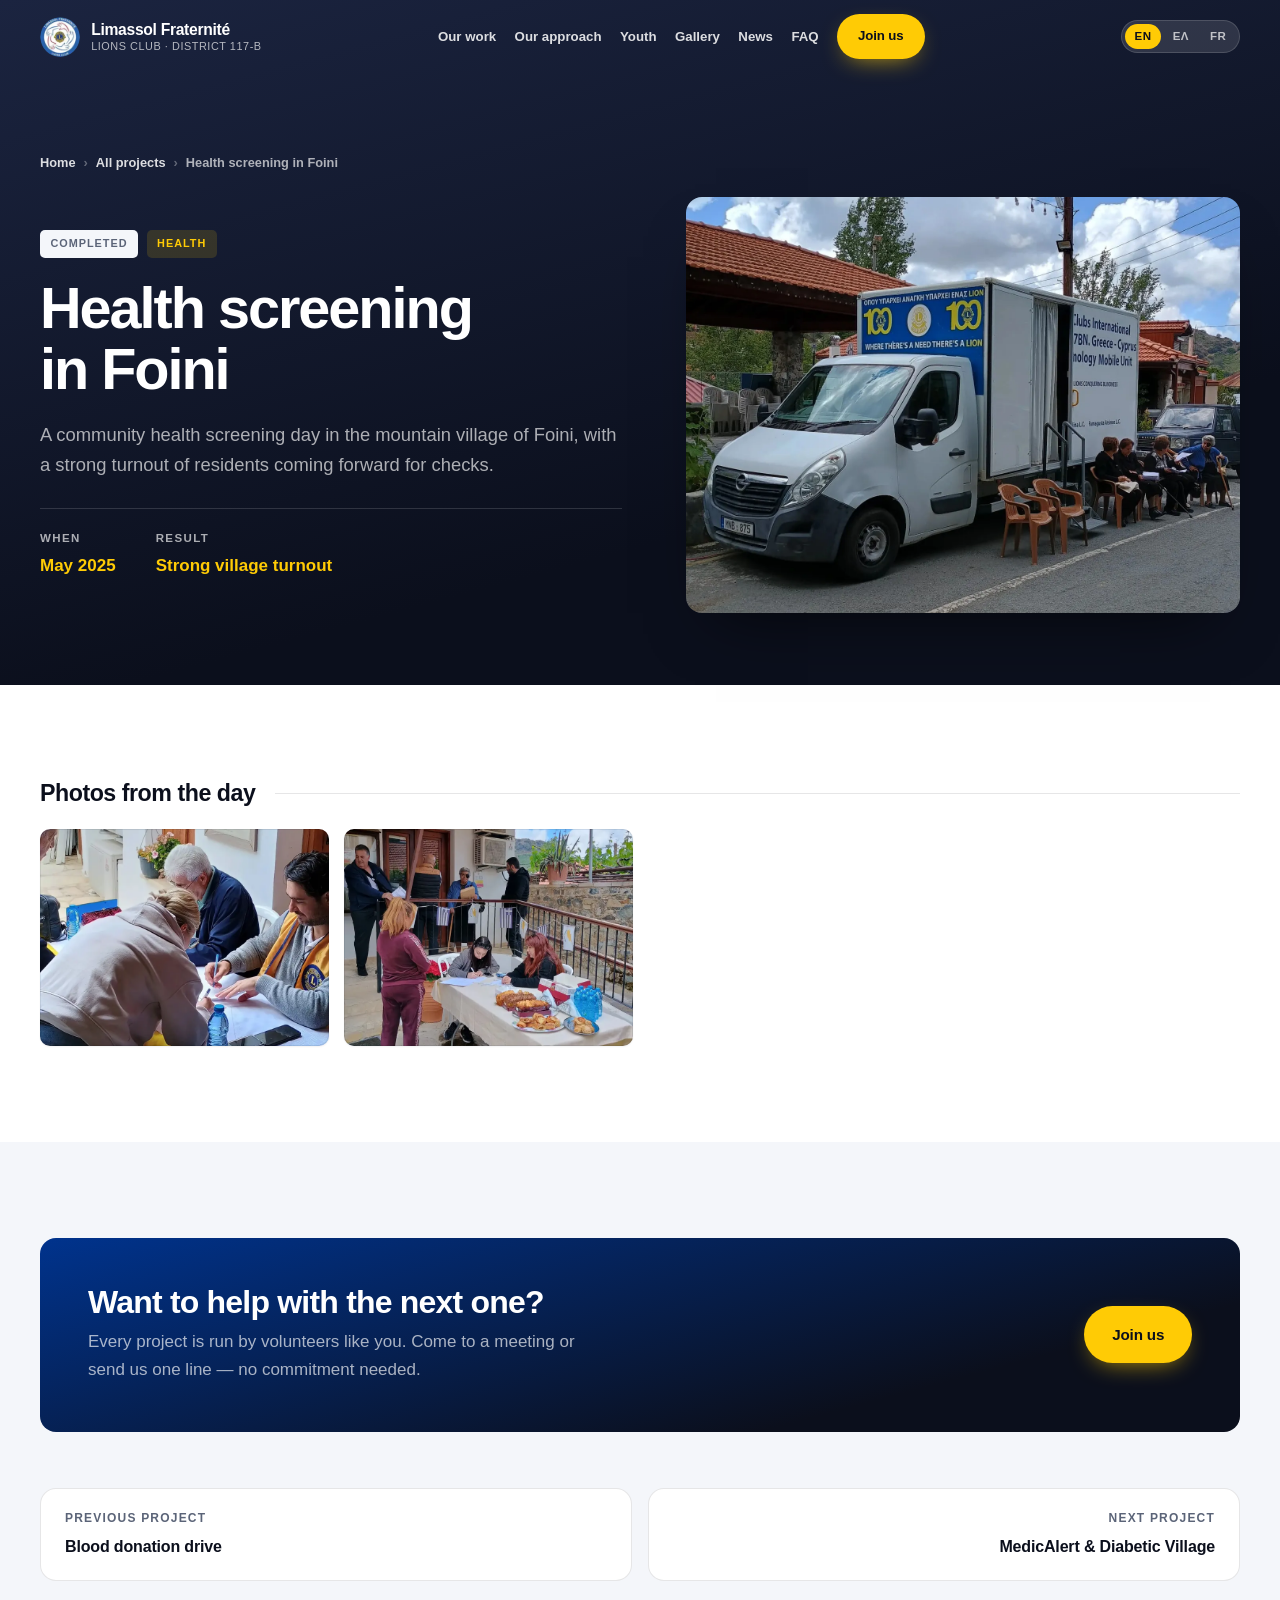
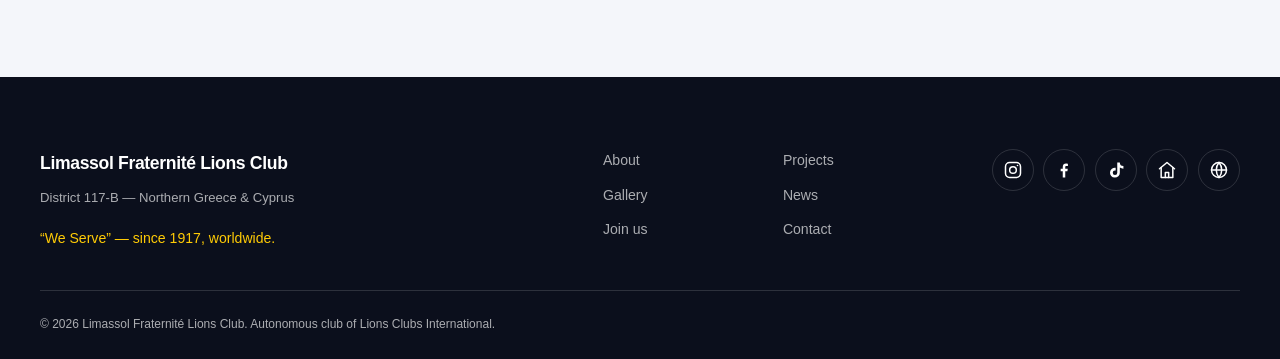
<file: projects/health-screening-foini-2025/index.html>
<!DOCTYPE html>
<html lang="en" data-base="../../">
<head>
<meta charset="utf-8">
<meta name="viewport" content="width=device-width, initial-scale=1, viewport-fit=cover">
<title>Health screening in Foini (May 2025) — Limassol Fraternité Lions Club</title>
<meta name="description" content="A community health screening day in the mountain village of Foini, with a strong turnout of residents coming forward for checks.">
<meta name="theme-color" content="#0B0F1C">
<meta name="robots" content="index, follow, max-image-preview:large">
<link rel="canonical" href="https://limassolfraternite.github.io/projects/health-screening-foini-2025/">
<link rel="alternate" hreflang="en" href="https://limassolfraternite.github.io/projects/health-screening-foini-2025/?lang=en">
<link rel="alternate" hreflang="el" href="https://limassolfraternite.github.io/projects/health-screening-foini-2025/?lang=el">
<link rel="alternate" hreflang="fr" href="https://limassolfraternite.github.io/projects/health-screening-foini-2025/?lang=fr">
<link rel="alternate" hreflang="x-default" href="https://limassolfraternite.github.io/projects/health-screening-foini-2025/">
<meta property="og:type" content="website">
<meta property="og:site_name" content="Limassol Fraternité Lions Club">
<meta property="og:title" content="Health screening in Foini (May 2025) — Limassol Fraternité Lions Club">
<meta property="og:description" content="A community health screening day in the mountain village of Foini, with a strong turnout of residents coming forward for checks.">
<meta property="og:image" content="https://limassolfraternite.github.io/assets/img/gallery/02-foini-2025-05-1.webp">
<meta property="og:image:alt" content="Community health screening in Foini village">
<meta property="og:url" content="https://limassolfraternite.github.io/projects/health-screening-foini-2025/">
<meta property="og:locale" content="en_GB">
<meta name="twitter:card" content="summary_large_image">
<meta name="twitter:title" content="Health screening in Foini (May 2025) — Limassol Fraternité Lions Club">
<meta name="twitter:description" content="A community health screening day in the mountain village of Foini, with a strong turnout of residents coming forward for checks.">
<meta name="twitter:image" content="https://limassolfraternite.github.io/assets/img/gallery/02-foini-2025-05-1.webp">
<link rel="icon" type="image/png" sizes="64x64" href="../../assets/img/favicon.png?v=__V__">
<link rel="icon" type="image/png" sizes="32x32" href="../../assets/img/favicon-32.png?v=__V__">
<link rel="apple-touch-icon" href="../../assets/img/logo-180.png?v=__V__">
<link rel="stylesheet" href="../../assets/css/style.css?v=__V__">
<noscript><style>.reveal{opacity:1!important;transform:none!important}</style></noscript>
<script type="application/ld+json">
[
 {
  "@context": "https://schema.org",
  "@type": "Event",
  "name": "Health screening in Foini",
  "startDate": "2025-05-04",
  "url": "https://limassolfraternite.github.io/projects/health-screening-foini-2025/",
  "eventStatus": "https://schema.org/EventScheduled",
  "description": "A community health screening day in the mountain village of Foini, with a strong turnout of residents coming forward for checks.",
  "image": [
   "https://limassolfraternite.github.io/assets/img/gallery/02-foini-2025-05-1.webp",
   "https://limassolfraternite.github.io/assets/img/gallery/02-foini-2025-05-2.webp",
   "https://limassolfraternite.github.io/assets/img/gallery/02-foini-2025-05-3.webp"
  ],
  "organizer": {
   "@type": "NGO",
   "name": "Limassol Fraternité Lions Club",
   "url": "https://limassolfraternite.github.io/"
  }
 },
 {
  "@context": "https://schema.org",
  "@type": "BreadcrumbList",
  "itemListElement": [
   {
    "@type": "ListItem",
    "position": 1,
    "name": "Home",
    "item": "https://limassolfraternite.github.io/"
   },
   {
    "@type": "ListItem",
    "position": 2,
    "name": "Projects",
    "item": "https://limassolfraternite.github.io/projects/"
   },
   {
    "@type": "ListItem",
    "position": 3,
    "name": "Health screening in Foini",
    "item": "https://limassolfraternite.github.io/projects/health-screening-foini-2025/"
   }
  ]
 }
]
</script>
</head>

<body class="">
<!-- Generated by tools/build-pages.js from data/content.js — do not edit by hand -->
<a class="skip" href="#main" data-i18n="skip">Skip to content</a>

<header class="nav" id="nav">
  <div class="nav__in">
    <a class="brand" href="../../" aria-label="Limassol Fraternité Lions Club — home">
      <img class="brand__mark" src="../../assets/img/logo-mark.webp?v=__V__" width="40" height="40"
           alt="Limassol Fraternité Lions Club logo" decoding="async">
      <span class="brand__txt">
        <b>Limassol Fraternité</b>
        <i>Lions Club · District 117-B</i>
      </span>
    </a>

    <nav class="nav__links" id="navLinks" aria-label="Main">
      <a href="../../#work" data-i18n="nav.work">Our work</a>
      <a href="../../#innovation" data-i18n="nav.beyond">Our approach</a>
      <a href="../../#youth" data-i18n="nav.youth">Youth</a>
      <a href="../../#gallery" data-i18n="nav.gallery">Gallery</a>
      <a href="../../#news" data-i18n="nav.news">News</a>
      <a href="../../#faq" data-i18n="nav.faq">FAQ</a>
      <a class="btn btn--gold btn--sm" href="../../#join" data-i18n="nav.join">Join us</a>
    </nav>

    <button class="burger" id="burger" data-i18n-attr="aria-label:nav.open" aria-expanded="false" aria-controls="navLinks">
      <span></span><span></span><span></span>
    </button>
  </div>
</header>

<main id="main">

<section class="phead" data-proj="health-screening-foini-2025">
  <div class="wrap">
    <nav class="crumbs" aria-label="Breadcrumb"><a href="../../" data-i18n="crumb.home">Home</a><span aria-hidden="true">›</span><a href="../" data-i18n="proj.back">All projects</a><span aria-hidden="true">›</span><span>Health screening in Foini</span></nav>
    <div class="proj">
      <div>
        <div class="proj__tags">
          <span class="tag tag--complete" data-pstatus>Completed</span>
          <span class="tag tag--cat" data-pcat>Health</span>
        </div>
        <h1 data-pf="title">Health screening in Foini</h1>
        <p class="proj__sum" data-pf="summary">A community health screening day in the mountain village of Foini, with a strong turnout of residents coming forward for checks.</p>
        <dl class="proj__facts">
          <div><dt data-i18n="proj.when">When</dt><dd data-pf="year">May 2025</dd></div>
          <div><dt data-i18n="proj.result">Result</dt><dd data-pf="impact">Strong village turnout</dd></div>
        </dl>
      </div>
      <div class="proj__img"><img src="../../assets/img/gallery/02-foini-2025-05-1.webp" alt="Community health screening in Foini village" data-pf-alt width="1200" height="900" fetchpriority="high" decoding="async"></div>
    </div>
  </div>
</section>

<section class="sec" data-hide-empty>
  <div class="wrap">
    <div class="subhead reveal"><h2 class="h3" data-i18n="proj.photos">Photos from the day</h2><span class="subhead__rule"></span></div>
    <div class="gallery" id="gallery-grid" data-project="health-screening-foini-2025">
      <figure class="gcell"><img src="../../assets/img/gallery/02-foini-2025-05-2-sm.webp" alt="Community health screening in Foini village" loading="lazy" decoding="async"><figcaption>Health screening, Foini — May 2025</figcaption></figure>
      <figure class="gcell"><img src="../../assets/img/gallery/02-foini-2025-05-3-sm.webp" alt="Community health screening in Foini village" loading="lazy" decoding="async"><figcaption>Health screening, Foini — May 2025</figcaption></figure>
    </div>
  </div>
</section>

<section class="sec sec--tint">
  <div class="wrap">
    <div class="ctaband reveal">
      <div><h2 data-i18n="proj.ctaH">Want to help with the next one?</h2><p data-i18n="proj.ctaP">Every project is run by volunteers like you. Come to a meeting or send us one line — no commitment needed.</p></div>
      <a class="btn btn--gold" href="../../#join" data-i18n="nav.join">Join us</a>
    </div>
    <nav class="pnav" aria-label="Projects">
      <a id="projPrev" href="../blood-donation-limassol-2024/"><span data-i18n="proj.prev">Previous project</span><b>← Blood donation drive</b></a>
      <a id="projNext" class="pnav__next" href="../medicalert-diabetic-village-2025/"><span data-i18n="proj.next">Next project</span><b>MedicAlert &amp; Diabetic Village →</b></a>
    </nav>
  </div>
</section>
</main>

<footer class="foot">
  <div class="wrap foot__in">
    <div class="foot__brand">
      <b>Limassol Fraternité Lions Club</b>
      <span id="f-dist">District 117-B</span>
      <p class="foot__motto" data-i18n="foot.motto">“We Serve” — since 1917, worldwide.</p>
    </div>

    <nav class="foot__nav" aria-label="Footer">
      <a href="../../#about" data-i18n="foot.about">About</a>
      <a href="../../projects/" data-i18n="foot.projects">Projects</a>
      <a href="../../#gallery" data-i18n="nav.gallery">Gallery</a>
      <a href="../../news/" data-i18n="nav.news">News</a>
      <a href="../../#join" data-i18n="nav.join">Join</a>
      <a href="../../#contact" data-i18n="foot.contact">Contact</a>
    </nav>

    <div class="foot__social" id="social"></div>
  </div>
  <div class="wrap foot__legal">
    <span>© <span id="yr">2026</span> <span data-i18n="foot.legal">Limassol Fraternité Lions Club. Autonomous club of Lions Clubs International.</span></span>
  </div>
</footer>

<div class="lb" id="lb" hidden role="dialog" aria-modal="true" data-i18n-attr="aria-label:gal.viewer">
  <button class="lb__x" id="lbClose" data-i18n-attr="aria-label:gal.closeLb">✕</button>
  <button class="lb__nav lb__prev" id="lbPrev" data-i18n-attr="aria-label:gal.prev">‹</button>
  <figure class="lb__fig"><div id="lbHost"></div><figcaption id="lbCap"></figcaption></figure>
  <button class="lb__nav lb__next" id="lbNext" data-i18n-attr="aria-label:gal.next">›</button>
</div>

<script src="../../data/i18n.js?v=__V__"></script>
<script src="../../data/content.js?v=__V__"></script>
<script src="../../assets/js/main.js?v=__V__"></script>
</body>
</html>
</file>
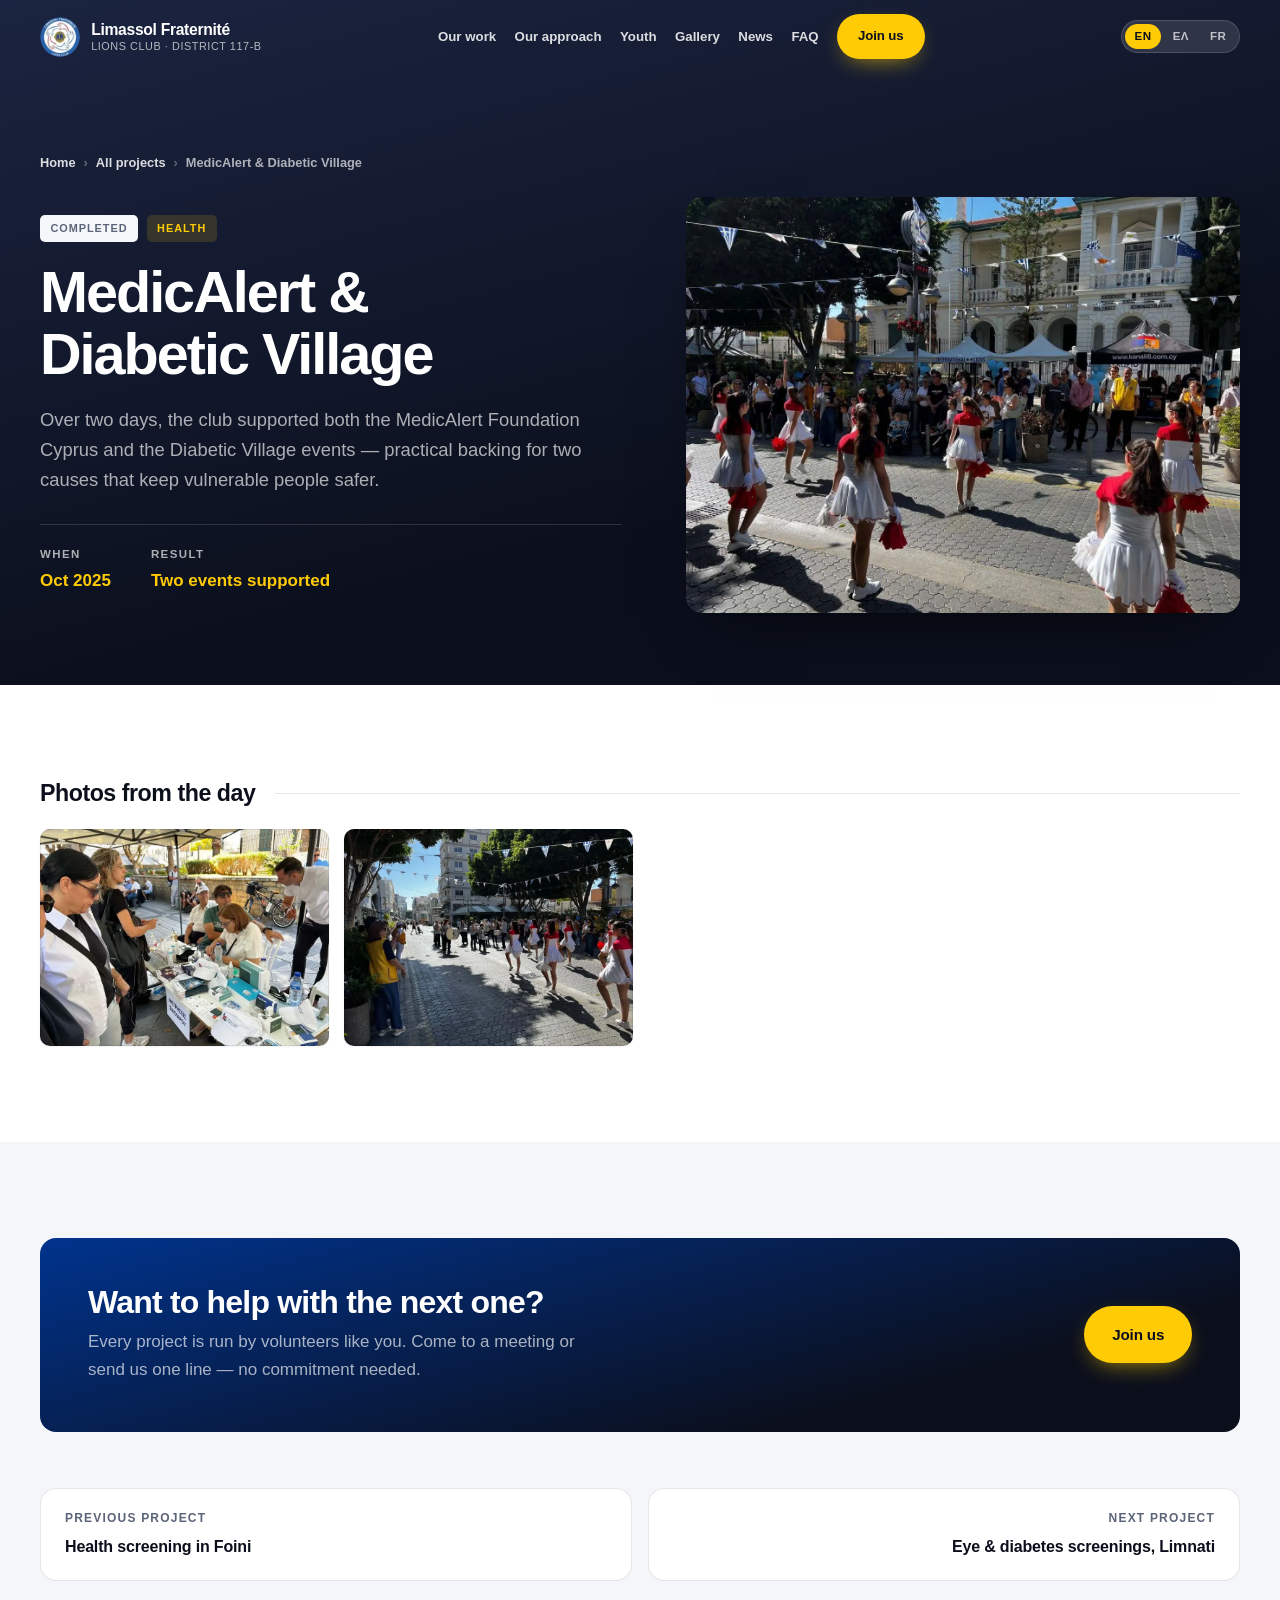
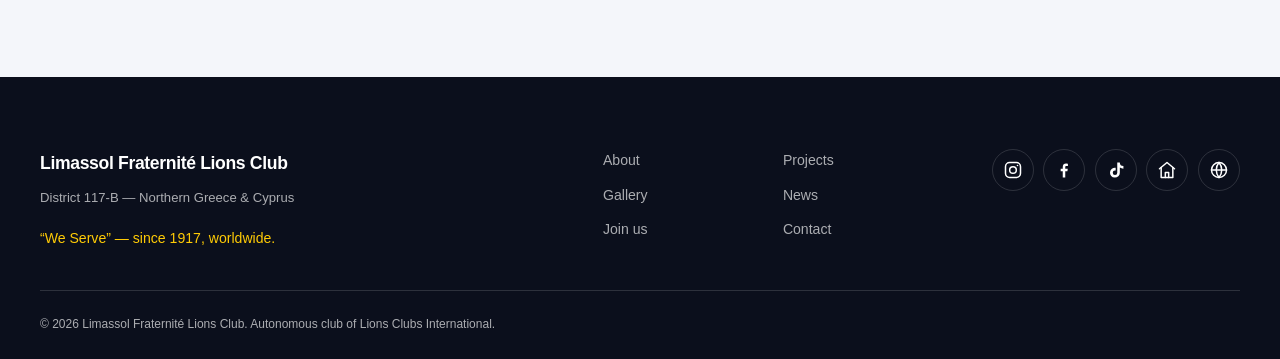
<file: projects/medicalert-diabetic-village-2025/index.html>
<!DOCTYPE html>
<html lang="en" data-base="../../">
<head>
<meta charset="utf-8">
<meta name="viewport" content="width=device-width, initial-scale=1, viewport-fit=cover">
<title>MedicAlert &amp; Diabetic Village (Oct 2025) — Limassol Fraternité Lions Club</title>
<meta name="description" content="Over two days, the club supported both the MedicAlert Foundation Cyprus and the Diabetic Village events — practical backing for two causes that keep vulnerable people safer.">
<meta name="theme-color" content="#0B0F1C">
<meta name="robots" content="index, follow, max-image-preview:large">
<link rel="canonical" href="https://limassolfraternite.github.io/projects/medicalert-diabetic-village-2025/">
<link rel="alternate" hreflang="en" href="https://limassolfraternite.github.io/projects/medicalert-diabetic-village-2025/?lang=en">
<link rel="alternate" hreflang="el" href="https://limassolfraternite.github.io/projects/medicalert-diabetic-village-2025/?lang=el">
<link rel="alternate" hreflang="fr" href="https://limassolfraternite.github.io/projects/medicalert-diabetic-village-2025/?lang=fr">
<link rel="alternate" hreflang="x-default" href="https://limassolfraternite.github.io/projects/medicalert-diabetic-village-2025/">
<meta property="og:type" content="website">
<meta property="og:site_name" content="Limassol Fraternité Lions Club">
<meta property="og:title" content="MedicAlert &amp; Diabetic Village (Oct 2025) — Limassol Fraternité Lions Club">
<meta property="og:description" content="Over two days, the club supported both the MedicAlert Foundation Cyprus and the Diabetic Village events — practical backing for two causes that keep vulnerable people safer.">
<meta property="og:image" content="https://limassolfraternite.github.io/assets/img/gallery/03-medicalert-2025-10-4.webp">
<meta property="og:image:alt" content="Club members supporting the MedicAlert and Diabetic Village events">
<meta property="og:url" content="https://limassolfraternite.github.io/projects/medicalert-diabetic-village-2025/">
<meta property="og:locale" content="en_GB">
<meta name="twitter:card" content="summary_large_image">
<meta name="twitter:title" content="MedicAlert &amp; Diabetic Village (Oct 2025) — Limassol Fraternité Lions Club">
<meta name="twitter:description" content="Over two days, the club supported both the MedicAlert Foundation Cyprus and the Diabetic Village events — practical backing for two causes that keep vulnerable people safer.">
<meta name="twitter:image" content="https://limassolfraternite.github.io/assets/img/gallery/03-medicalert-2025-10-4.webp">
<link rel="icon" type="image/png" sizes="64x64" href="../../assets/img/favicon.png?v=__V__">
<link rel="icon" type="image/png" sizes="32x32" href="../../assets/img/favicon-32.png?v=__V__">
<link rel="apple-touch-icon" href="../../assets/img/logo-180.png?v=__V__">
<link rel="stylesheet" href="../../assets/css/style.css?v=__V__">
<noscript><style>.reveal{opacity:1!important;transform:none!important}</style></noscript>
<script type="application/ld+json">
[
 {
  "@context": "https://schema.org",
  "@type": "Event",
  "name": "MedicAlert & Diabetic Village",
  "startDate": "2025-10-24",
  "url": "https://limassolfraternite.github.io/projects/medicalert-diabetic-village-2025/",
  "eventStatus": "https://schema.org/EventScheduled",
  "description": "Over two days, the club supported both the MedicAlert Foundation Cyprus and the Diabetic Village events — practical backing for two causes that keep vulnerable people safer.",
  "image": [
   "https://limassolfraternite.github.io/assets/img/gallery/03-medicalert-2025-10-4.webp",
   "https://limassolfraternite.github.io/assets/img/gallery/03-medicalert-2025-10-1.webp",
   "https://limassolfraternite.github.io/assets/img/gallery/03-medicalert-2025-10-3.webp"
  ],
  "organizer": {
   "@type": "NGO",
   "name": "Limassol Fraternité Lions Club",
   "url": "https://limassolfraternite.github.io/"
  }
 },
 {
  "@context": "https://schema.org",
  "@type": "BreadcrumbList",
  "itemListElement": [
   {
    "@type": "ListItem",
    "position": 1,
    "name": "Home",
    "item": "https://limassolfraternite.github.io/"
   },
   {
    "@type": "ListItem",
    "position": 2,
    "name": "Projects",
    "item": "https://limassolfraternite.github.io/projects/"
   },
   {
    "@type": "ListItem",
    "position": 3,
    "name": "MedicAlert & Diabetic Village",
    "item": "https://limassolfraternite.github.io/projects/medicalert-diabetic-village-2025/"
   }
  ]
 }
]
</script>
</head>

<body class="">
<!-- Generated by tools/build-pages.js from data/content.js — do not edit by hand -->
<a class="skip" href="#main" data-i18n="skip">Skip to content</a>

<header class="nav" id="nav">
  <div class="nav__in">
    <a class="brand" href="../../" aria-label="Limassol Fraternité Lions Club — home">
      <img class="brand__mark" src="../../assets/img/logo-mark.webp?v=__V__" width="40" height="40"
           alt="Limassol Fraternité Lions Club logo" decoding="async">
      <span class="brand__txt">
        <b>Limassol Fraternité</b>
        <i>Lions Club · District 117-B</i>
      </span>
    </a>

    <nav class="nav__links" id="navLinks" aria-label="Main">
      <a href="../../#work" data-i18n="nav.work">Our work</a>
      <a href="../../#innovation" data-i18n="nav.beyond">Our approach</a>
      <a href="../../#youth" data-i18n="nav.youth">Youth</a>
      <a href="../../#gallery" data-i18n="nav.gallery">Gallery</a>
      <a href="../../#news" data-i18n="nav.news">News</a>
      <a href="../../#faq" data-i18n="nav.faq">FAQ</a>
      <a class="btn btn--gold btn--sm" href="../../#join" data-i18n="nav.join">Join us</a>
    </nav>

    <button class="burger" id="burger" data-i18n-attr="aria-label:nav.open" aria-expanded="false" aria-controls="navLinks">
      <span></span><span></span><span></span>
    </button>
  </div>
</header>

<main id="main">

<section class="phead" data-proj="medicalert-diabetic-village-2025">
  <div class="wrap">
    <nav class="crumbs" aria-label="Breadcrumb"><a href="../../" data-i18n="crumb.home">Home</a><span aria-hidden="true">›</span><a href="../" data-i18n="proj.back">All projects</a><span aria-hidden="true">›</span><span>MedicAlert &amp; Diabetic Village</span></nav>
    <div class="proj">
      <div>
        <div class="proj__tags">
          <span class="tag tag--complete" data-pstatus>Completed</span>
          <span class="tag tag--cat" data-pcat>Health</span>
        </div>
        <h1 data-pf="title">MedicAlert &amp; Diabetic Village</h1>
        <p class="proj__sum" data-pf="summary">Over two days, the club supported both the MedicAlert Foundation Cyprus and the Diabetic Village events — practical backing for two causes that keep vulnerable people safer.</p>
        <dl class="proj__facts">
          <div><dt data-i18n="proj.when">When</dt><dd data-pf="year">Oct 2025</dd></div>
          <div><dt data-i18n="proj.result">Result</dt><dd data-pf="impact">Two events supported</dd></div>
        </dl>
      </div>
      <div class="proj__img"><img src="../../assets/img/gallery/03-medicalert-2025-10-4.webp" alt="Club members supporting the MedicAlert and Diabetic Village events" data-pf-alt width="1200" height="900" fetchpriority="high" decoding="async"></div>
    </div>
  </div>
</section>

<section class="sec" data-hide-empty>
  <div class="wrap">
    <div class="subhead reveal"><h2 class="h3" data-i18n="proj.photos">Photos from the day</h2><span class="subhead__rule"></span></div>
    <div class="gallery" id="gallery-grid" data-project="medicalert-diabetic-village-2025">
      <figure class="gcell"><img src="../../assets/img/gallery/03-medicalert-2025-10-1-sm.webp" alt="Supporting the MedicAlert and Diabetic Village events" loading="lazy" decoding="async"><figcaption>MedicAlert &amp; Diabetic Village — October 2025</figcaption></figure>
      <figure class="gcell"><img src="../../assets/img/gallery/03-medicalert-2025-10-3-sm.webp" alt="Supporting the MedicAlert and Diabetic Village events" loading="lazy" decoding="async"><figcaption>MedicAlert &amp; Diabetic Village — October 2025</figcaption></figure>
    </div>
  </div>
</section>

<section class="sec sec--tint">
  <div class="wrap">
    <div class="ctaband reveal">
      <div><h2 data-i18n="proj.ctaH">Want to help with the next one?</h2><p data-i18n="proj.ctaP">Every project is run by volunteers like you. Come to a meeting or send us one line — no commitment needed.</p></div>
      <a class="btn btn--gold" href="../../#join" data-i18n="nav.join">Join us</a>
    </div>
    <nav class="pnav" aria-label="Projects">
      <a id="projPrev" href="../health-screening-foini-2025/"><span data-i18n="proj.prev">Previous project</span><b>← Health screening in Foini</b></a>
      <a id="projNext" class="pnav__next" href="../eye-diabetes-screening-limnati-2025/"><span data-i18n="proj.next">Next project</span><b>Eye &amp; diabetes screenings, Limnati →</b></a>
    </nav>
  </div>
</section>
</main>

<footer class="foot">
  <div class="wrap foot__in">
    <div class="foot__brand">
      <b>Limassol Fraternité Lions Club</b>
      <span id="f-dist">District 117-B</span>
      <p class="foot__motto" data-i18n="foot.motto">“We Serve” — since 1917, worldwide.</p>
    </div>

    <nav class="foot__nav" aria-label="Footer">
      <a href="../../#about" data-i18n="foot.about">About</a>
      <a href="../../projects/" data-i18n="foot.projects">Projects</a>
      <a href="../../#gallery" data-i18n="nav.gallery">Gallery</a>
      <a href="../../news/" data-i18n="nav.news">News</a>
      <a href="../../#join" data-i18n="nav.join">Join</a>
      <a href="../../#contact" data-i18n="foot.contact">Contact</a>
    </nav>

    <div class="foot__social" id="social"></div>
  </div>
  <div class="wrap foot__legal">
    <span>© <span id="yr">2026</span> <span data-i18n="foot.legal">Limassol Fraternité Lions Club. Autonomous club of Lions Clubs International.</span></span>
  </div>
</footer>

<div class="lb" id="lb" hidden role="dialog" aria-modal="true" data-i18n-attr="aria-label:gal.viewer">
  <button class="lb__x" id="lbClose" data-i18n-attr="aria-label:gal.closeLb">✕</button>
  <button class="lb__nav lb__prev" id="lbPrev" data-i18n-attr="aria-label:gal.prev">‹</button>
  <figure class="lb__fig"><div id="lbHost"></div><figcaption id="lbCap"></figcaption></figure>
  <button class="lb__nav lb__next" id="lbNext" data-i18n-attr="aria-label:gal.next">›</button>
</div>

<script src="../../data/i18n.js?v=__V__"></script>
<script src="../../data/content.js?v=__V__"></script>
<script src="../../assets/js/main.js?v=__V__"></script>
</body>
</html>
</file>
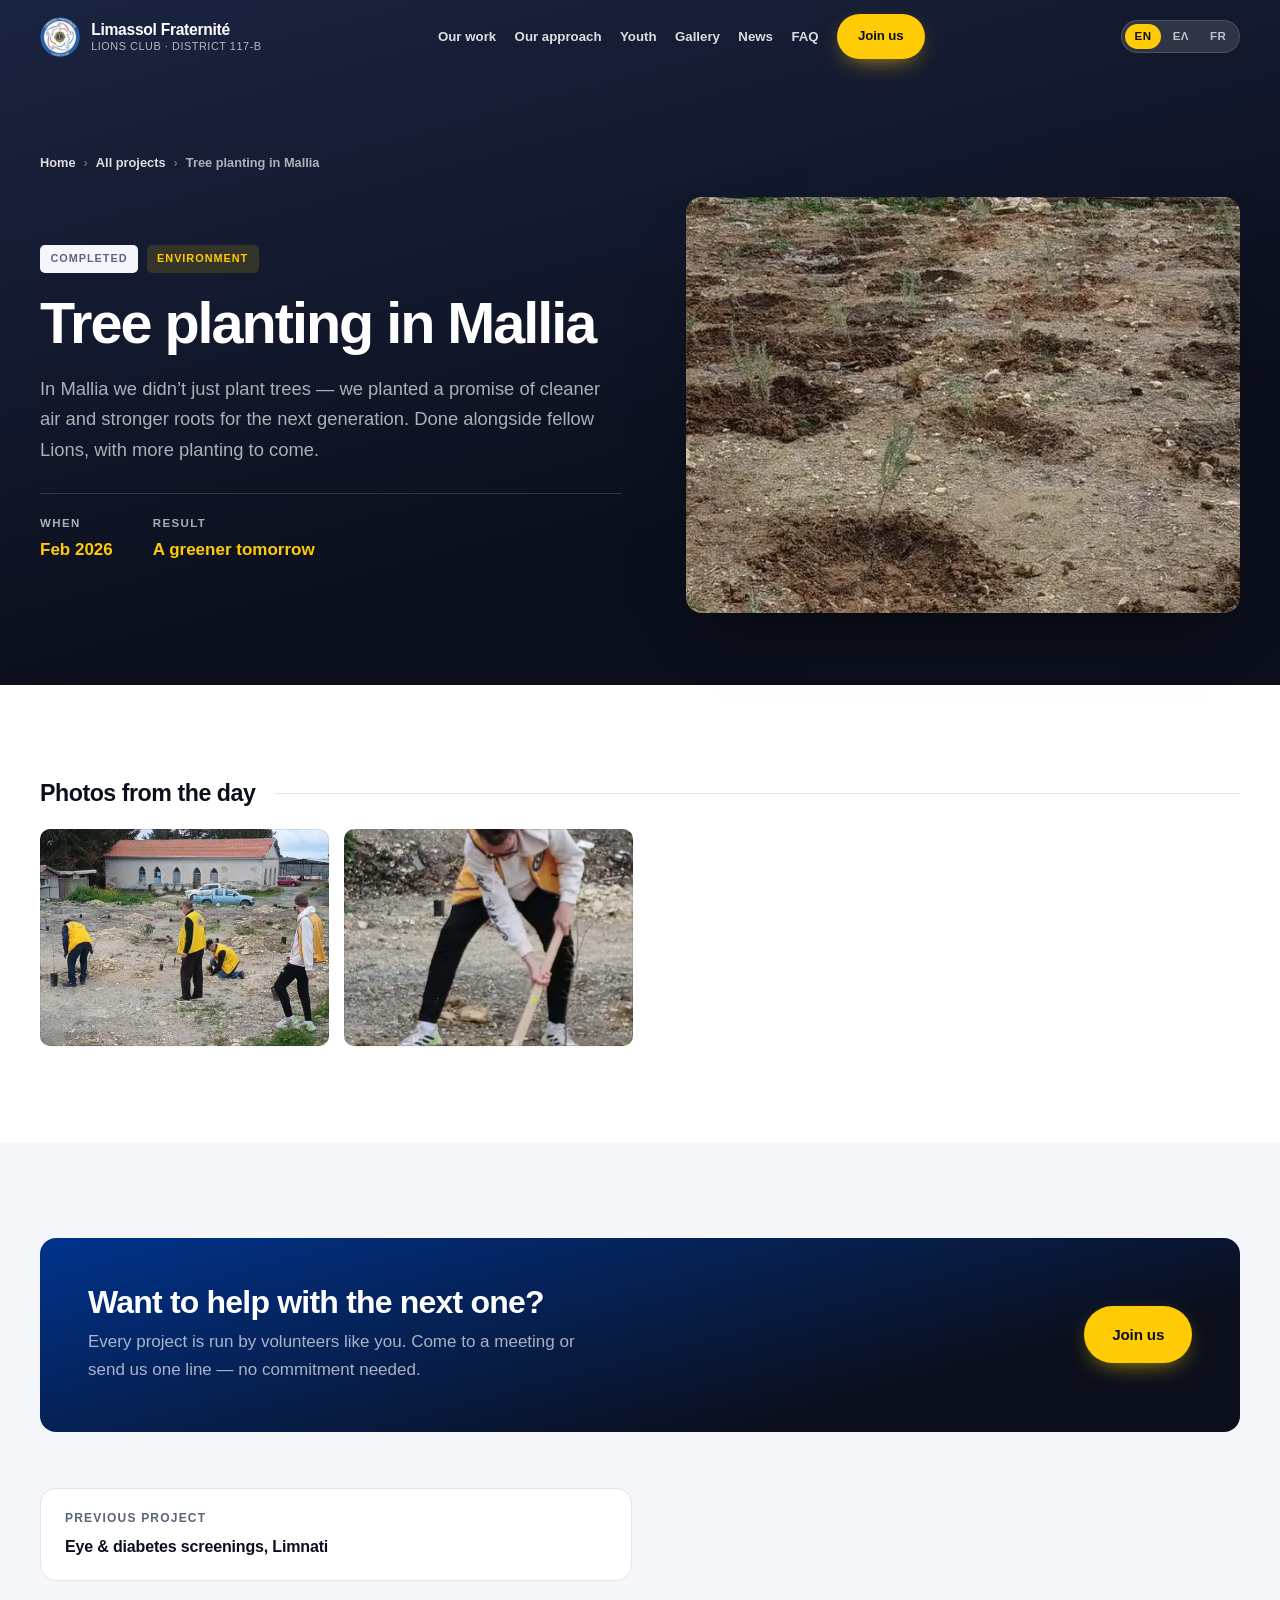
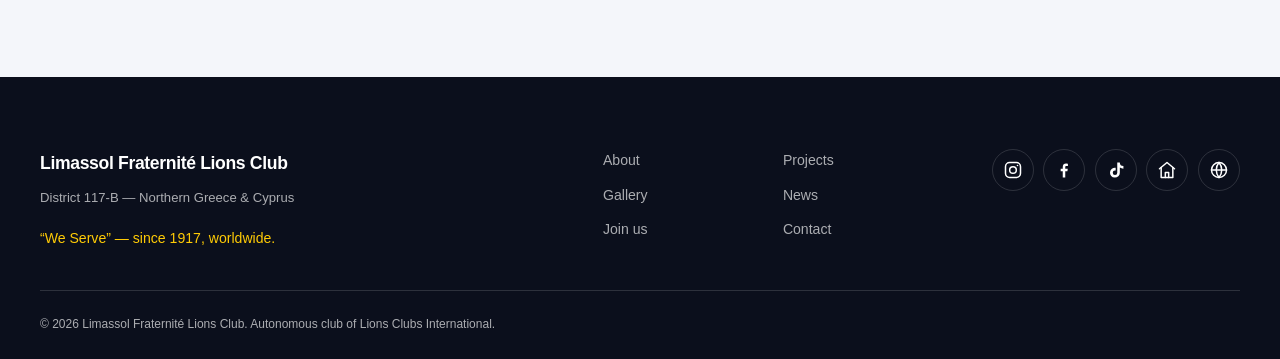
<file: projects/tree-planting-mallia-2026/index.html>
<!DOCTYPE html>
<html lang="en" data-base="../../">
<head>
<meta charset="utf-8">
<meta name="viewport" content="width=device-width, initial-scale=1, viewport-fit=cover">
<title>Tree planting in Mallia (Feb 2026) — Limassol Fraternité Lions Club</title>
<meta name="description" content="In Mallia we didn’t just plant trees — we planted a promise of cleaner air and stronger roots for the next generation. Done alongside fellow Lions, with more planting to come.">
<meta name="theme-color" content="#0B0F1C">
<meta name="robots" content="index, follow, max-image-preview:large">
<link rel="canonical" href="https://limassolfraternite.github.io/projects/tree-planting-mallia-2026/">
<link rel="alternate" hreflang="en" href="https://limassolfraternite.github.io/projects/tree-planting-mallia-2026/?lang=en">
<link rel="alternate" hreflang="el" href="https://limassolfraternite.github.io/projects/tree-planting-mallia-2026/?lang=el">
<link rel="alternate" hreflang="fr" href="https://limassolfraternite.github.io/projects/tree-planting-mallia-2026/?lang=fr">
<link rel="alternate" hreflang="x-default" href="https://limassolfraternite.github.io/projects/tree-planting-mallia-2026/">
<meta property="og:type" content="website">
<meta property="og:site_name" content="Limassol Fraternité Lions Club">
<meta property="og:title" content="Tree planting in Mallia (Feb 2026) — Limassol Fraternité Lions Club">
<meta property="og:description" content="In Mallia we didn’t just plant trees — we planted a promise of cleaner air and stronger roots for the next generation. Done alongside fellow Lions, with more planting to come.">
<meta property="og:image" content="https://limassolfraternite.github.io/assets/img/gallery/05-tree-2026-02-1.webp">
<meta property="og:image:alt" content="Lions members planting trees in Mallia">
<meta property="og:url" content="https://limassolfraternite.github.io/projects/tree-planting-mallia-2026/">
<meta property="og:locale" content="en_GB">
<meta name="twitter:card" content="summary_large_image">
<meta name="twitter:title" content="Tree planting in Mallia (Feb 2026) — Limassol Fraternité Lions Club">
<meta name="twitter:description" content="In Mallia we didn’t just plant trees — we planted a promise of cleaner air and stronger roots for the next generation. Done alongside fellow Lions, with more planting to come.">
<meta name="twitter:image" content="https://limassolfraternite.github.io/assets/img/gallery/05-tree-2026-02-1.webp">
<link rel="icon" type="image/png" sizes="64x64" href="../../assets/img/favicon.png?v=__V__">
<link rel="icon" type="image/png" sizes="32x32" href="../../assets/img/favicon-32.png?v=__V__">
<link rel="apple-touch-icon" href="../../assets/img/logo-180.png?v=__V__">
<link rel="stylesheet" href="../../assets/css/style.css?v=__V__">
<noscript><style>.reveal{opacity:1!important;transform:none!important}</style></noscript>
<script type="application/ld+json">
[
 {
  "@context": "https://schema.org",
  "@type": "Event",
  "name": "Tree planting in Mallia",
  "startDate": "2026-02-25",
  "url": "https://limassolfraternite.github.io/projects/tree-planting-mallia-2026/",
  "eventStatus": "https://schema.org/EventScheduled",
  "description": "In Mallia we didn’t just plant trees — we planted a promise of cleaner air and stronger roots for the next generation. Done alongside fellow Lions, with more planting to come.",
  "image": [
   "https://limassolfraternite.github.io/assets/img/gallery/05-tree-2026-02-1.webp",
   "https://limassolfraternite.github.io/assets/img/gallery/05-tree-2026-02-2.webp",
   "https://limassolfraternite.github.io/assets/img/gallery/05-tree-2026-02-3.webp"
  ],
  "organizer": {
   "@type": "NGO",
   "name": "Limassol Fraternité Lions Club",
   "url": "https://limassolfraternite.github.io/"
  }
 },
 {
  "@context": "https://schema.org",
  "@type": "BreadcrumbList",
  "itemListElement": [
   {
    "@type": "ListItem",
    "position": 1,
    "name": "Home",
    "item": "https://limassolfraternite.github.io/"
   },
   {
    "@type": "ListItem",
    "position": 2,
    "name": "Projects",
    "item": "https://limassolfraternite.github.io/projects/"
   },
   {
    "@type": "ListItem",
    "position": 3,
    "name": "Tree planting in Mallia",
    "item": "https://limassolfraternite.github.io/projects/tree-planting-mallia-2026/"
   }
  ]
 }
]
</script>
</head>

<body class="">
<!-- Generated by tools/build-pages.js from data/content.js — do not edit by hand -->
<a class="skip" href="#main" data-i18n="skip">Skip to content</a>

<header class="nav" id="nav">
  <div class="nav__in">
    <a class="brand" href="../../" aria-label="Limassol Fraternité Lions Club — home">
      <img class="brand__mark" src="../../assets/img/logo-mark.webp?v=__V__" width="40" height="40"
           alt="Limassol Fraternité Lions Club logo" decoding="async">
      <span class="brand__txt">
        <b>Limassol Fraternité</b>
        <i>Lions Club · District 117-B</i>
      </span>
    </a>

    <nav class="nav__links" id="navLinks" aria-label="Main">
      <a href="../../#work" data-i18n="nav.work">Our work</a>
      <a href="../../#innovation" data-i18n="nav.beyond">Our approach</a>
      <a href="../../#youth" data-i18n="nav.youth">Youth</a>
      <a href="../../#gallery" data-i18n="nav.gallery">Gallery</a>
      <a href="../../#news" data-i18n="nav.news">News</a>
      <a href="../../#faq" data-i18n="nav.faq">FAQ</a>
      <a class="btn btn--gold btn--sm" href="../../#join" data-i18n="nav.join">Join us</a>
    </nav>

    <button class="burger" id="burger" data-i18n-attr="aria-label:nav.open" aria-expanded="false" aria-controls="navLinks">
      <span></span><span></span><span></span>
    </button>
  </div>
</header>

<main id="main">

<section class="phead" data-proj="tree-planting-mallia-2026">
  <div class="wrap">
    <nav class="crumbs" aria-label="Breadcrumb"><a href="../../" data-i18n="crumb.home">Home</a><span aria-hidden="true">›</span><a href="../" data-i18n="proj.back">All projects</a><span aria-hidden="true">›</span><span>Tree planting in Mallia</span></nav>
    <div class="proj">
      <div>
        <div class="proj__tags">
          <span class="tag tag--complete" data-pstatus>Completed</span>
          <span class="tag tag--cat" data-pcat>Environment</span>
        </div>
        <h1 data-pf="title">Tree planting in Mallia</h1>
        <p class="proj__sum" data-pf="summary">In Mallia we didn’t just plant trees — we planted a promise of cleaner air and stronger roots for the next generation. Done alongside fellow Lions, with more planting to come.</p>
        <dl class="proj__facts">
          <div><dt data-i18n="proj.when">When</dt><dd data-pf="year">Feb 2026</dd></div>
          <div><dt data-i18n="proj.result">Result</dt><dd data-pf="impact">A greener tomorrow</dd></div>
        </dl>
      </div>
      <div class="proj__img"><img src="../../assets/img/gallery/05-tree-2026-02-1.webp" alt="Lions members planting trees in Mallia" data-pf-alt width="1200" height="900" fetchpriority="high" decoding="async"></div>
    </div>
  </div>
</section>

<section class="sec" data-hide-empty>
  <div class="wrap">
    <div class="subhead reveal"><h2 class="h3" data-i18n="proj.photos">Photos from the day</h2><span class="subhead__rule"></span></div>
    <div class="gallery" id="gallery-grid" data-project="tree-planting-mallia-2026">
      <figure class="gcell"><img src="../../assets/img/gallery/05-tree-2026-02-2-sm.webp" alt="Lions members planting trees in Mallia" loading="lazy" decoding="async"><figcaption>Tree planting, Mallia — February 2026</figcaption></figure>
      <figure class="gcell"><img src="../../assets/img/gallery/05-tree-2026-02-3-sm.webp" alt="Lions members planting trees in Mallia" loading="lazy" decoding="async"><figcaption>Tree planting, Mallia — February 2026</figcaption></figure>
    </div>
  </div>
</section>

<section class="sec sec--tint">
  <div class="wrap">
    <div class="ctaband reveal">
      <div><h2 data-i18n="proj.ctaH">Want to help with the next one?</h2><p data-i18n="proj.ctaP">Every project is run by volunteers like you. Come to a meeting or send us one line — no commitment needed.</p></div>
      <a class="btn btn--gold" href="../../#join" data-i18n="nav.join">Join us</a>
    </div>
    <nav class="pnav" aria-label="Projects">
      <a id="projPrev" href="../eye-diabetes-screening-limnati-2025/"><span data-i18n="proj.prev">Previous project</span><b>← Eye &amp; diabetes screenings, Limnati</b></a>
      
    </nav>
  </div>
</section>
</main>

<footer class="foot">
  <div class="wrap foot__in">
    <div class="foot__brand">
      <b>Limassol Fraternité Lions Club</b>
      <span id="f-dist">District 117-B</span>
      <p class="foot__motto" data-i18n="foot.motto">“We Serve” — since 1917, worldwide.</p>
    </div>

    <nav class="foot__nav" aria-label="Footer">
      <a href="../../#about" data-i18n="foot.about">About</a>
      <a href="../../projects/" data-i18n="foot.projects">Projects</a>
      <a href="../../#gallery" data-i18n="nav.gallery">Gallery</a>
      <a href="../../news/" data-i18n="nav.news">News</a>
      <a href="../../#join" data-i18n="nav.join">Join</a>
      <a href="../../#contact" data-i18n="foot.contact">Contact</a>
    </nav>

    <div class="foot__social" id="social"></div>
  </div>
  <div class="wrap foot__legal">
    <span>© <span id="yr">2026</span> <span data-i18n="foot.legal">Limassol Fraternité Lions Club. Autonomous club of Lions Clubs International.</span></span>
  </div>
</footer>

<div class="lb" id="lb" hidden role="dialog" aria-modal="true" data-i18n-attr="aria-label:gal.viewer">
  <button class="lb__x" id="lbClose" data-i18n-attr="aria-label:gal.closeLb">✕</button>
  <button class="lb__nav lb__prev" id="lbPrev" data-i18n-attr="aria-label:gal.prev">‹</button>
  <figure class="lb__fig"><div id="lbHost"></div><figcaption id="lbCap"></figcaption></figure>
  <button class="lb__nav lb__next" id="lbNext" data-i18n-attr="aria-label:gal.next">›</button>
</div>

<script src="../../data/i18n.js?v=__V__"></script>
<script src="../../data/content.js?v=__V__"></script>
<script src="../../assets/js/main.js?v=__V__"></script>
</body>
</html>
</file>
<file: assets/css/style.css>
/* =============================================================================
   LIMASSOL FRATERNITÉ LIONS CLUB
   Single stylesheet. No frameworks, no web fonts, no external requests.
   ============================================================================= */

/* ---------- 1. Tokens ------------------------------------------------------ */
:root{
  --ink:#0B0F1C;
  --ink-2:#111829;
  --ink-3:#1B2440;
  --blue:#00338D;
  --blue-2:#1D4ED8;
  --gold:#FFCB05;
  --gold-2:#E0AC00;
  --paper:#FFFFFF;
  --tint:#F4F6FA;
  --line:rgba(11,15,28,.10);
  --line-l:rgba(255,255,255,.14);
  --txt:#0B0F1C;
  --mut:#5B6478;
  --mut-l:rgba(255,255,255,.66);

  --ff:-apple-system,BlinkMacSystemFont,"Segoe UI",Roboto,"Helvetica Neue",Arial,sans-serif;
  --r:16px;
  --r-s:10px;
  --pad:clamp(1.25rem,5vw,2rem);
  --sec:clamp(3.75rem,7.5vw,6.25rem);
  --shadow:0 1px 2px rgba(11,15,28,.05),0 12px 32px -12px rgba(11,15,28,.14);
  --shadow-h:0 2px 4px rgba(11,15,28,.06),0 28px 60px -20px rgba(11,15,28,.26);
  --ease:cubic-bezier(.22,1,.36,1);
}

/* ---------- 2. Reset ------------------------------------------------------- */
*,*::before,*::after{box-sizing:border-box}
html{-webkit-text-size-adjust:100%;scroll-behavior:smooth;scroll-padding-top:88px}
body{
  margin:0;font-family:var(--ff);color:var(--txt);background:var(--paper);
  font-size:clamp(1rem,.96rem + .2vw,1.0625rem);line-height:1.65;
  -webkit-font-smoothing:antialiased;overflow-x:hidden;
}
img{max-width:100%;display:block;height:auto}
a{color:inherit;text-decoration:none}
button,input,select,textarea{font:inherit;color:inherit}
h1,h2,h3{line-height:1.06;letter-spacing:-.03em;margin:0;text-wrap:balance}
p{margin:0 0 1rem}
/* nicer line breaks only where it shows — on every paragraph it slows layout */
.lead,.hero__p{text-wrap:pretty}
ul,ol{margin:0;padding:0;list-style:none}
:focus-visible{outline:3px solid var(--gold);outline-offset:3px;border-radius:4px}

[hidden]{display:none!important}
.skip{position:absolute;left:-9999px;top:0;background:var(--gold);color:var(--ink);
  padding:.75rem 1.25rem;font-weight:700;z-index:999;border-radius:0 0 8px 0}
.skip:focus{left:0}

/* ---------- 3. Layout ------------------------------------------------------ */
.wrap{width:min(1200px,100% - var(--pad)*2);margin-inline:auto}
.wrap--narrow{width:min(820px,100% - var(--pad)*2)}
.sec{padding-block:var(--sec)}
.sec--tint{background:var(--tint)}
.sec--dark{background:var(--ink);color:#fff}
.mt{margin-top:4rem}

.grid2{display:grid;gap:clamp(2rem,5vw,4.5rem);grid-template-columns:1fr}
@media(min-width:900px){
  .grid2{grid-template-columns:1fr 1.15fr;align-items:center}
  .grid2--top{align-items:start}
}

/* ---------- 4. Type -------------------------------------------------------- */
.eyebrow{
  font-size:.75rem;font-weight:700;letter-spacing:.16em;text-transform:uppercase;
  color:var(--gold);margin:0 0 1.1rem;display:flex;align-items:center;gap:.6rem;
}
.eyebrow::before{content:"";width:26px;height:2px;background:currentColor;flex:none}
.eyebrow--dark{color:var(--blue)}

.h2{font-size:clamp(1.9rem,1.1rem + 3.2vw,3.4rem);font-weight:800}
.h2--light{color:#fff}
.h3{font-size:clamp(1.25rem,1.1rem + .8vw,1.65rem);font-weight:750;letter-spacing:-.02em;margin:0 0 1rem}
.lead{font-size:clamp(1.05rem,1rem + .35vw,1.25rem);color:var(--mut);line-height:1.6}
.lead--light{color:var(--mut-l)}
.gold{color:var(--gold)}
/* Section heads: on wide screens the title sits left and its intro text right,
   both using the full width — no tall, narrow headline beside empty space. */
.sechead{margin-bottom:clamp(2rem,4vw,3.25rem)}
.sechead .lead{margin-top:1.1rem;max-width:62ch}
@media(min-width:900px){
  .sechead{display:grid;grid-template-columns:minmax(0,1.1fr) minmax(0,1fr);
    column-gap:clamp(2.5rem,6vw,5.5rem);align-items:end}
  .sechead>.eyebrow,.sechead>.h2{grid-column:1}
  .sechead>.lead{grid-column:2;grid-row:1 / span 2;margin:0;padding-bottom:.3rem}
  .sechead--solo{display:block}
  .sechead--solo .h2{max-width:24ch}
}

/* ---------- 5. Buttons ----------------------------------------------------- */
.btn{
  display:inline-flex;align-items:center;gap:.5rem;justify-content:center;
  padding:.95rem 1.7rem;border-radius:999px;font-weight:700;font-size:.95rem;
  letter-spacing:-.01em;border:1.5px solid transparent;cursor:pointer;
  transition:transform .25s var(--ease),background .25s,color .25s,border-color .25s,box-shadow .25s;
  will-change:transform;text-align:center;
}
.btn--sm{padding:.65rem 1.25rem;font-size:.875rem}
.btn--gold{background:var(--gold);color:var(--ink);box-shadow:0 8px 24px -10px rgba(255,203,5,.8)}
.btn--gold:hover{background:var(--gold-2);transform:translateY(-2px)}
/* Explicit colours on hover — a `currentColor` fill would turn white along
   with the text and make the button vanish against a white section. */
.btn--ghost{border-color:currentColor;background:transparent}
.btn--ghost:hover,.btn--ghost:focus-visible{background:var(--ink);border-color:var(--ink);color:#fff;transform:translateY(-2px)}
.hero .btn--ghost:hover,.sec--dark .btn--ghost:hover,.join .btn--ghost:hover,
.hero .btn--ghost:focus-visible,.sec--dark .btn--ghost:focus-visible,.join .btn--ghost:focus-visible{
  background:#fff;border-color:#fff;color:var(--ink)}
.btn:active{transform:translateY(0)}

/* ---------- 6. Nav --------------------------------------------------------- */
.nav{
  position:fixed;inset:0 0 auto;z-index:100;
  transition:background .35s,box-shadow .35s,border-color .35s;
  border-bottom:1px solid transparent;
}
.nav--stuck{
  background:rgba(255,255,255,.86);backdrop-filter:blur(14px) saturate(160%);
  -webkit-backdrop-filter:blur(14px) saturate(160%);
  border-bottom-color:var(--line);box-shadow:0 4px 24px -18px rgba(0,0,0,.6);
}
.nav__in{
  width:min(1200px,100% - var(--pad)*2);margin-inline:auto;
  display:flex;align-items:center;justify-content:space-between;gap:1rem;
  padding-block:.9rem;
}
.brand{display:flex;align-items:center;gap:.7rem;color:#fff;transition:color .35s}
.nav--stuck .brand{color:var(--ink)}
.brand__mark{display:block;flex:none;width:40px;height:40px;border-radius:50%}
.brand__txt{display:flex;flex-direction:column;line-height:1.15}
/* nowrap everywhere in the bar — Greek and French labels are longer than the
   English ones and would otherwise wrap the header onto two lines */
.brand__txt b{font-size:.98rem;font-weight:800;letter-spacing:-.02em;white-space:nowrap}
.brand__txt i{font-style:normal;font-size:.68rem;opacity:.68;letter-spacing:.05em;
  text-transform:uppercase;white-space:nowrap}
/* small phones: the district line would run under the language switcher */
@media(max-width:430px){
  .brand__txt i{display:none}
  .brand{gap:.5rem}
  .brand__mark{width:34px;height:34px}
  .brand__txt b{font-size:.84rem}
}
@media(max-width:345px){.brand__txt{display:none}}

.nav__links{display:none;align-items:center;gap:1.9rem}
.nav__links a{
  font-size:.9rem;font-weight:600;color:#fff;opacity:.85;white-space:nowrap;
  transition:opacity .2s,color .35s;position:relative;
}
/* The full bar only appears once there is genuinely room for the longest
   translation; below this the hamburger is used instead. These media queries
   must sit AFTER the base rule above, or the base font-size overrides them. */
@media(min-width:1180px){.nav__links{display:flex}}
@media(min-width:1180px) and (max-width:1400px){
  .nav__links{gap:1.15rem}
  .nav__links a{font-size:.83rem}
}
/* Greek and French menu labels are much longer: on mid-width screens keep
   the logo but drop the wordmark beside it so the menu never overlaps it */
@media(min-width:1180px) and (max-width:1599px){
  html:is([lang="el"],[lang="fr"]) .brand__txt{display:none}
  html:is([lang="el"],[lang="fr"]) .nav__links{gap:1rem}
  html:is([lang="el"],[lang="fr"]) .nav__links a{font-size:.82rem}
}
.nav--stuck .nav__links a{color:var(--ink)}
.nav__links a:hover{opacity:1}
.nav__links a:not(.btn)::after{
  content:"";position:absolute;left:0;bottom:-6px;height:2px;width:0;
  background:var(--gold);transition:width .3s var(--ease);
}
.nav__links a:not(.btn):hover::after{width:100%}
.nav__links .btn{color:var(--ink);opacity:1}
.nav--stuck .nav__links .btn{color:var(--ink)}

/* language switcher */
.langs{display:flex;gap:2px;padding:3px;border-radius:999px;flex:none;
  background:rgba(255,255,255,.12);border:1px solid var(--line-l);
  transition:background .35s,border-color .35s}
.nav--stuck .langs{background:var(--tint);border-color:var(--line)}
.lang{
  border:0;background:none;cursor:pointer;border-radius:999px;
  padding:.34rem .6rem;font-size:.72rem;font-weight:800;letter-spacing:.04em;
  color:rgba(255,255,255,.7);transition:.22s var(--ease);line-height:1.2;min-width:34px;
}
.nav--stuck .lang{color:var(--mut)}
.lang:hover{color:#fff}
.nav--stuck .lang:hover{color:var(--ink)}
.lang[aria-pressed="true"]{background:var(--gold);color:var(--ink)}
.nav--stuck .lang[aria-pressed="true"]{background:var(--gold);color:var(--ink)}
@media(min-width:1180px){.langs{margin-left:1.25rem}}
@media(max-width:1179px){
  .langs{margin-left:auto;margin-right:.5rem}
}
@media(max-width:430px){
  .langs{margin-right:.25rem}
  .lang{padding:.3rem .45rem;min-width:30px}
  .burger{padding:.5rem .25rem .5rem .5rem}
  .nav--open .langs{background:var(--tint);border-color:var(--line)}
  .nav--open .lang{color:var(--mut)}
  .nav--open .lang[aria-pressed="true"]{color:var(--ink)}
}

.burger{display:flex;flex-direction:column;gap:5px;background:none;border:0;padding:.6rem;cursor:pointer}
@media(min-width:1180px){.burger{display:none}}
.burger span{width:24px;height:2px;background:#fff;border-radius:2px;transition:.3s var(--ease)}
.nav--stuck .burger span{background:var(--ink)}
.nav--open .burger span:nth-child(1){transform:translateY(7px) rotate(45deg)}
.nav--open .burger span:nth-child(2){opacity:0}
.nav--open .burger span:nth-child(3){transform:translateY(-7px) rotate(-45deg)}

@media(max-width:1179px){
  .nav--open .nav__links{
    display:flex;flex-direction:column;align-items:stretch;gap:0;
    position:fixed;inset:64px 0 auto;background:var(--paper);
    padding:1rem var(--pad) 2rem;border-bottom:1px solid var(--line);
    box-shadow:var(--shadow-h);
  }
  .nav--open .nav__links a{color:var(--ink);padding:.95rem 0;border-bottom:1px solid var(--line);font-size:1.05rem}
  .nav--open .nav__links .btn{margin-top:1rem;border-bottom:0;justify-content:center}
  .nav--open{background:var(--paper)}
  .nav--open .brand,.nav--open .burger span{color:var(--ink)}
  .nav--open .burger span{background:var(--ink)}
}

/* ---------- 7. Hero -------------------------------------------------------- */
.hero{
  position:relative;background:var(--ink);color:#fff;overflow:hidden;
  min-height:min(94svh,880px);display:flex;align-items:center;
  padding-block:clamp(7rem,16vh,10rem) clamp(4rem,10vh,7rem);
}
/* Static colour wash behind the photo. (Previously three huge animated blur
   shapes — expensive to draw on phones and now hidden by the photo anyway.) */
.hero__bg{position:absolute;inset:0;pointer-events:none;
  background:radial-gradient(60% 70% at 85% 5%,rgba(0,51,141,.6),transparent 70%),
             radial-gradient(45% 55% at 0% 100%,rgba(255,203,5,.1),transparent 70%)}
/* Readability scrim. Kept light on the right so the colour mesh stays visible,
   heavier behind the headline column on the left where the text sits. */
.hero__bg::after{
  content:"";position:absolute;inset:0;
  background:
    linear-gradient(100deg,rgba(11,15,28,.92) 0%,rgba(11,15,28,.72) 42%,rgba(11,15,28,.28) 100%),
    linear-gradient(180deg,rgba(11,15,28,.35),transparent 30%,rgba(11,15,28,.55)),
    repeating-linear-gradient(0deg,transparent 0 3px,rgba(255,255,255,.018) 3px 4px);
}
/* Real members photo. Desktop: fills the right of the banner and fades into
   the dark behind the headline. Phones: sits behind the text, dimmed. */
.hero__photo{position:absolute;inset:0;pointer-events:none}
.hero__photo img{width:100%;height:100%;object-fit:cover;object-position:50% 40%;display:block}
.hero__photo::after{content:"";position:absolute;inset:0;
  background:linear-gradient(180deg,rgba(11,15,28,.72) 0%,rgba(11,15,28,.58) 40%,rgba(11,15,28,.9) 85%,rgba(11,15,28,.97) 100%)}
@media(min-width:900px){
  .hero__photo{left:auto;width:62%;
    -webkit-mask-image:linear-gradient(90deg,transparent 0%,#000 38%);
            mask-image:linear-gradient(90deg,transparent 0%,#000 38%)}
  .hero__photo::after{background:
    linear-gradient(90deg,rgba(11,15,28,.55) 0%,rgba(11,15,28,.05) 60%),
    linear-gradient(180deg,rgba(11,15,28,.45) 0%,transparent 25%,transparent 70%,rgba(11,15,28,.7) 100%)}
}
.hero__in{position:relative;z-index:1}
.hero__h{
  font-size:clamp(2.6rem,1.1rem + 6.2vw,5.6rem);font-weight:850;letter-spacing:-.04em;
  margin:0 0 1.75rem;max-width:12.5em;text-shadow:0 2px 24px rgba(11,15,28,.45);
}
.hero__p{max-width:56ch;font-size:clamp(1.05rem,1rem + .5vw,1.3rem);color:var(--mut-l);margin-bottom:2.25rem}
.hero__cta{display:flex;flex-wrap:wrap;gap:.9rem;margin-bottom:3.5rem}
.hero__meta{
  display:grid;gap:.9rem 2.5rem;grid-template-columns:1fr;
  border-top:1px solid var(--line-l);padding-top:1.75rem;max-width:70ch;
}
@media(min-width:760px){.hero__meta{grid-template-columns:repeat(3,1fr)}}
.hero__meta li{font-size:.9rem;color:var(--mut-l)}
.hero__meta b{color:var(--gold);display:block;font-size:.95rem;margin-bottom:.15rem}

.scrollhint{position:absolute;bottom:1.75rem;left:50%;transform:translateX(-50%);z-index:1}
.scrollhint span{
  display:block;width:22px;height:36px;border:1.5px solid rgba(255,255,255,.35);border-radius:12px;position:relative;
}
.scrollhint span::after{
  content:"";position:absolute;left:50%;top:7px;width:3px;height:7px;border-radius:2px;
  background:var(--gold);transform:translateX(-50%);animation:wheel 1.9s infinite;
}
@keyframes wheel{0%{opacity:0;transform:translate(-50%,0)}30%{opacity:1}100%{opacity:0;transform:translate(-50%,12px)}}

/* ---------- 8. Ticker ------------------------------------------------------ */
.ticker{background:var(--gold);color:var(--ink);overflow:hidden;padding:.7rem 0}
.ticker__row{display:flex;gap:1.6rem;width:max-content;animation:slide 42s linear infinite;align-items:center}
.ticker__row span{font-weight:800;font-size:.82rem;letter-spacing:.14em;text-transform:uppercase;white-space:nowrap}
.ticker__row i{font-style:normal;font-size:.55rem;opacity:.5}
@keyframes slide{to{transform:translateX(-50%)}}

/* ---------- 9. Stats ------------------------------------------------------- */
.stats{background:var(--ink-2);color:#fff;padding-block:clamp(3rem,7vw,5rem)}
.stats__grid{display:grid;gap:1px;background:var(--line-l);border:1px solid var(--line-l);
  border-radius:var(--r);overflow:hidden;grid-template-columns:repeat(2,1fr)}
@media(min-width:900px){.stats__grid{grid-template-columns:repeat(4,1fr)}}
.stat{background:var(--ink-2);padding:clamp(1.5rem,3vw,2.25rem);transition:background .3s}
.stat:hover{background:var(--ink-3)}
.stat b{display:block;font-size:clamp(2.1rem,1.2rem + 3vw,3.4rem);font-weight:800;
  letter-spacing:-.045em;color:var(--gold);line-height:1;font-variant-numeric:tabular-nums}
.stat u{display:block;text-decoration:none;font-weight:700;font-size:.98rem;margin:.7rem 0 .25rem}
.stat i{font-style:normal;font-size:.8rem;color:var(--mut-l)}
.stats__foot{margin:1.25rem 0 0;font-size:.78rem;color:var(--mut-l);text-align:center}

/* ---------- 10. Chips ------------------------------------------------------ */
.chips{display:flex;flex-wrap:wrap;gap:.55rem;margin-top:1.75rem}
.chip{
  font-size:.78rem;font-weight:650;padding:.45rem .95rem;border-radius:999px;
  background:var(--tint);border:1px solid var(--line);color:var(--mut);
}

/* ---------- 11. Pillars ---------------------------------------------------- */
.pillars{display:grid;gap:1px;background:var(--line-l);border:1px solid var(--line-l);
  border-radius:var(--r);overflow:hidden;grid-template-columns:1fr}
@media(min-width:700px){.pillars{grid-template-columns:1fr 1fr}}
@media(min-width:1100px){.pillars{grid-template-columns:repeat(4,1fr)}}
.pillar{background:var(--ink);padding:clamp(1.75rem,3vw,2.5rem);transition:background .35s}
.pillar:hover{background:var(--ink-3)}
.pillar__n{font-size:.72rem;font-weight:800;letter-spacing:.18em;color:var(--gold);display:block;margin-bottom:1.5rem}
.pillar h3{font-size:1.3rem;font-weight:750;margin-bottom:.85rem}
.pillar p{color:var(--mut-l);font-size:.93rem;margin:0;line-height:1.62}

/* ---------- 12. Causes ----------------------------------------------------- */
.causes{display:grid;gap:1rem;grid-template-columns:repeat(auto-fit,minmax(min(230px,100%),1fr))}
.causes li{
  border:1px solid var(--line);border-radius:var(--r);padding:1.5rem;background:var(--paper);
  transition:transform .3s var(--ease),box-shadow .3s,border-color .3s;
}
.causes li:hover{transform:translateY(-4px);box-shadow:var(--shadow);border-color:transparent}
.causes li svg{
  width:30px;height:30px;display:block;margin-bottom:1rem;color:var(--blue);
  fill:none;stroke:currentColor;stroke-width:1.5;stroke-linecap:round;stroke-linejoin:round;
  transition:color .3s,transform .3s var(--ease);
}
.causes li:hover svg{color:var(--gold-2);transform:scale(1.08)}
.causes li b{display:block;font-weight:750;font-size:1.02rem;letter-spacing:-.02em}
.causes li i{font-style:normal;font-size:.85rem;color:var(--mut)}

/* ---------- 13. Filters + Projects ----------------------------------------- */
.filters{display:flex;flex-wrap:wrap;gap:.5rem;margin-bottom:2.25rem}
.filter{
  background:var(--paper);border:1px solid var(--line);border-radius:999px;
  padding:.55rem 1.15rem;font-size:.85rem;font-weight:650;cursor:pointer;
  transition:.25s var(--ease);color:var(--mut);
}
.filter:hover{border-color:var(--ink);color:var(--ink)}
.filter[aria-pressed="true"]{background:var(--ink);border-color:var(--ink);color:#fff}

.projects{display:grid;gap:clamp(1.25rem,2.5vw,1.75rem);grid-template-columns:repeat(auto-fill,minmax(min(320px,100%),1fr))}
.card{
  background:var(--paper);border:1px solid var(--line);border-radius:var(--r);overflow:hidden;
  display:flex;flex-direction:column;
  transition:transform .35s var(--ease),box-shadow .35s,border-color .35s;
}
.card:hover{transform:translateY(-6px);box-shadow:var(--shadow-h);border-color:transparent}
.card__img{position:relative;aspect-ratio:16/10;overflow:hidden;background:var(--tint)}
.card__img img{width:100%;height:100%;object-fit:cover;transition:transform .6s var(--ease)}
.card:hover .card__img img{transform:scale(1.06)}
.card__body{padding:1.5rem;display:flex;flex-direction:column;flex:1}
.card__top{display:flex;align-items:center;gap:.55rem;margin-bottom:.9rem;flex-wrap:wrap}
.card h3{font-size:1.2rem;font-weight:750;margin-bottom:.7rem}
.card p{font-size:.92rem;color:var(--mut);margin:0 0 1.25rem;line-height:1.6}
.card__foot{margin-top:auto;padding-top:1rem;border-top:1px solid var(--line);
  display:flex;justify-content:space-between;align-items:center;gap:.75rem}
.card__impact{font-weight:800;font-size:.9rem;color:var(--blue)}
.card__yr{font-size:.8rem;color:var(--mut);font-variant-numeric:tabular-nums}
/* whole card is clickable through its title link (keeps one link per card
   for screen readers instead of wrapping everything in an <a>) */
.card--link{position:relative;cursor:pointer}
.card--link h3 a::after{content:"";position:absolute;inset:0;z-index:1;border-radius:inherit}
.card--link h3 a:focus-visible{outline:0}
.card--link:focus-within{outline:3px solid var(--gold);outline-offset:3px}
.card__more{margin-top:.9rem;font-size:.85rem;font-weight:750;color:var(--blue)}
.card--link:hover .card__more{text-decoration:underline;text-underline-offset:3px}
.more{display:flex;justify-content:center;margin:clamp(2rem,4vw,2.75rem) 0 0}

.tag{font-size:.68rem;font-weight:800;letter-spacing:.09em;text-transform:uppercase;
  padding:.3rem .65rem;border-radius:5px}
.tag--live{background:#DCFCE7;color:#14532D}
.tag--complete{background:var(--tint);color:var(--mut)}
.tag--upcoming{background:#FEF3C7;color:#78350F}
.tag--cat{background:rgba(0,51,141,.08);color:var(--blue)}
.empty{text-align:center;color:var(--mut);padding:3rem 0}

/* placeholder art when no image supplied */
.ph{width:100%;height:100%;display:flex;align-items:center;justify-content:center;
  background:linear-gradient(135deg,var(--blue) 0%,var(--ink) 100%);position:relative;overflow:hidden}
.ph::before{content:"";position:absolute;inset:0;
  background:repeating-linear-gradient(45deg,rgba(255,255,255,.05) 0 12px,transparent 12px 24px)}
.ph span{position:relative;color:rgba(255,255,255,.55);font-size:.7rem;font-weight:800;
  letter-spacing:.16em;text-transform:uppercase;text-align:center;padding:1rem}

/* ---------- 14. Gallery & video ------------------------------------------- */
.subhead{display:flex;align-items:center;gap:1.25rem;margin:0 0 1.5rem}
.subhead .h3{flex:none;margin:0;font-size:clamp(1.15rem,1rem + .6vw,1.45rem);font-weight:800}
.subhead__rule{flex:1;height:1px;background:var(--line)}
.videos + .subhead{margin-top:clamp(3rem,6vw,4.5rem)}

/* An even, orderly grid: every tile has the same 4:3 shape. Twelve photos
   close every row cleanly at 4, 3 and 2 columns. */
.gallery{display:grid;gap:clamp(.5rem,1.2vw,.9rem);grid-template-columns:repeat(2,1fr)}
@media(min-width:640px){.gallery{grid-template-columns:repeat(3,1fr)}}
@media(min-width:1000px){.gallery{grid-template-columns:repeat(4,1fr)}}
.gcell{
  margin:0;border:0;padding:0;background:var(--tint);border-radius:var(--r-s);overflow:hidden;
  cursor:zoom-in;position:relative;display:block;aspect-ratio:4/3;
  box-shadow:0 1px 2px rgba(11,15,28,.06);isolation:isolate;
}
.gcell img,.gcell .ph{position:absolute;inset:0;width:100%;height:100%;object-fit:cover;
  transition:transform .7s var(--ease),filter .4s}
.gcell:hover img{transform:scale(1.045)}
.gcell::after{content:"";position:absolute;inset:0;border-radius:inherit;
  box-shadow:inset 0 0 0 1px rgba(11,15,28,.08);pointer-events:none}
.gcell figcaption{
  position:absolute;inset:auto 0 0;padding:2.75rem 1rem .85rem;color:#fff;font-size:.8rem;font-weight:650;
  line-height:1.35;background:linear-gradient(transparent,rgba(11,15,28,.86));text-align:left;
  opacity:0;transform:translateY(6px);transition:.35s var(--ease);z-index:1;
}
.gcell:hover figcaption,.gcell:focus-visible figcaption{opacity:1;transform:none}
@media(hover:none){.gcell figcaption{opacity:1;transform:none;font-size:.72rem;padding:2rem .7rem .6rem}}

.videos{display:grid;gap:clamp(1rem,2.5vw,1.75rem);grid-template-columns:1fr}
@media(min-width:860px){.videos{grid-template-columns:1fr 1fr}}
.vid{border:1px solid var(--line);border-radius:var(--r);overflow:hidden;background:var(--paper);
  box-shadow:var(--shadow);display:flex;flex-direction:column;transition:box-shadow .35s var(--ease),transform .35s var(--ease)}
.vid:hover{box-shadow:var(--shadow-h);transform:translateY(-2px)}
.vid__frame{aspect-ratio:16/9;background:#000;position:relative;overflow:hidden}
.vid__frame iframe{width:100%;height:100%;border:0;display:block}
.vid__lite{width:100%;height:100%;border:0;padding:0;cursor:pointer;display:block;position:relative;background:#000}
.vid__lite img{width:100%;height:100%;object-fit:cover;transition:transform .8s var(--ease)}
.vid__lite:hover img{transform:scale(1.03)}
.vid__lite::before{content:"";position:absolute;inset:0;z-index:1;
  background:linear-gradient(180deg,rgba(11,15,28,0) 45%,rgba(11,15,28,.55) 100%)}
.vid__play{position:absolute;inset:0;display:flex;align-items:center;justify-content:center;z-index:2}
.vid__play svg{width:clamp(58px,7vw,74px);height:auto;filter:drop-shadow(0 10px 24px rgba(0,0,0,.45));
  transition:transform .3s var(--ease)}
.vid__lite:hover .vid__play svg,.vid__lite:focus-visible .vid__play svg{transform:scale(1.08)}
.vid__dur{position:absolute;right:.8rem;bottom:.75rem;z-index:2;background:rgba(11,15,28,.78);color:#fff;
  font-size:.75rem;font-weight:700;padding:.25rem .55rem;border-radius:6px;font-variant-numeric:tabular-nums;
  letter-spacing:.02em}
.vid__meta{padding:1.15rem 1.35rem 1.35rem;display:flex;flex-direction:column;gap:.45rem}
.vid__meta b{font-size:1.02rem;font-weight:750;letter-spacing:-.015em;line-height:1.3}
.vid__meta p{margin:0;font-size:.9rem;color:var(--mut);line-height:1.55}
/* local-video facade: branded fill when there is no poster image */
.vid__ph{position:absolute;inset:0;background:linear-gradient(135deg,var(--blue) 0%,var(--ink) 100%)}
.vid__ph::before{content:"";position:absolute;inset:0;
  background:repeating-linear-gradient(45deg,rgba(255,255,255,.05) 0 12px,transparent 12px 24px)}
.vid__frame video{width:100%;height:100%;object-fit:contain;display:block;background:#000}

/* ---------- 14b. Leadership ---------------------------------------------- */
.leaders{display:flex;flex-wrap:wrap;justify-content:center;gap:clamp(1.25rem,3vw,2.5rem)}
.leader{margin:0;text-align:center;width:min(200px,42%)}
.leader__face{aspect-ratio:1;border-radius:50%;overflow:hidden;background:var(--blue);
  width:min(180px,100%);margin:0 auto 1rem;box-shadow:0 0 0 4px var(--paper),0 0 0 6px var(--gold)}
.leader__face img{width:100%;height:100%;object-fit:cover}
.leader__init{display:grid;place-items:center;height:100%;color:#fff;font-size:2.2rem;font-weight:800;letter-spacing:.02em}
.leader figcaption b{display:block;font-size:1.02rem;font-weight:750;letter-spacing:-.01em}
.leader figcaption span{display:block;font-size:.85rem;color:var(--mut);margin-top:.15rem}

/* ---------- 14c. Sub-pages (projects, news, gallery) ------------------------ */
.phead{background:linear-gradient(165deg,var(--ink-3) 0%,var(--ink) 70%);color:#fff;
  padding:clamp(7.5rem,14vw,9.5rem) 0 clamp(3rem,6vw,4.5rem)}
.phead .h2{color:#fff;max-width:20ch}
.phead .h2{margin-bottom:1.25rem}
.phead .lead{color:var(--mut-l);max-width:62ch}
.phead .tag--cat{background:rgba(255,203,5,.14);color:var(--gold)}
.crumbs{display:flex;flex-wrap:wrap;gap:.5rem;font-size:.8rem;font-weight:650;color:var(--mut-l);margin:0 0 1.5rem}
.crumbs a{color:#fff;opacity:.85}
.crumbs a:hover{color:var(--gold);opacity:1}
.crumbs span[aria-hidden]{opacity:.5}

.proj{display:grid;gap:clamp(2rem,5vw,4rem);grid-template-columns:1fr;align-items:center}
@media(min-width:900px){.proj{grid-template-columns:1.05fr 1fr}}
.proj__tags{display:flex;gap:.55rem;flex-wrap:wrap;margin-bottom:1.25rem}
.proj h1{font-size:clamp(2.1rem,1.2rem + 3.6vw,3.6rem);font-weight:850;letter-spacing:-.035em;margin:0 0 1.25rem}
.proj__sum{font-size:clamp(1.02rem,.98rem + .3vw,1.15rem);color:var(--mut-l);max-width:58ch;margin-bottom:1.75rem}
.proj__facts{display:flex;flex-wrap:wrap;gap:1.5rem 2.5rem;margin:0;padding-top:1.25rem;border-top:1px solid var(--line-l)}
.proj__facts dt{font-size:.72rem;font-weight:800;letter-spacing:.12em;text-transform:uppercase;color:var(--mut-l)}
.proj__facts dd{margin:.2rem 0 0;font-weight:750;color:var(--gold)}
.proj__img{border-radius:var(--r);overflow:hidden;aspect-ratio:4/3;background:var(--ink-2);
  box-shadow:0 30px 60px -30px rgba(0,0,0,.7)}
.proj__img img{width:100%;height:100%;object-fit:cover}

.pnav{display:grid;gap:1rem;grid-template-columns:1fr;margin-top:clamp(2.5rem,5vw,3.5rem)}
@media(min-width:700px){.pnav{grid-template-columns:1fr 1fr}}
.pnav a{display:flex;flex-direction:column;gap:.3rem;padding:1.25rem 1.5rem;border:1px solid var(--line);
  border-radius:var(--r);background:var(--paper);transition:border-color .25s,transform .25s var(--ease),box-shadow .25s}
.pnav a:hover{border-color:var(--blue);transform:translateY(-2px);box-shadow:var(--shadow)}
.pnav span{font-size:.75rem;font-weight:800;letter-spacing:.1em;text-transform:uppercase;color:var(--mut)}
.pnav b{font-size:1rem;font-weight:750;letter-spacing:-.01em}
.pnav__next{text-align:right}
@media(min-width:700px){.pnav__next:only-child{grid-column:2}}

.ctaband{background:linear-gradient(165deg,var(--blue) 0%,var(--ink) 75%);color:#fff;border-radius:var(--r);
  padding:clamp(2rem,4vw,3rem);display:flex;flex-wrap:wrap;gap:1.5rem 2.5rem;align-items:center;justify-content:space-between}
.ctaband h2{font-size:clamp(1.4rem,1.1rem + 1.2vw,2rem);font-weight:800;letter-spacing:-.025em;margin:0 0 .5rem}
.ctaband p{margin:0;color:var(--mut-l);max-width:52ch}

/* ---------- 15. Voices ----------------------------------------------------- */
.voices{display:grid;gap:1.25rem;grid-template-columns:repeat(auto-fit,minmax(min(280px,100%),1fr))}
.voice{border:1px solid var(--line-l);border-radius:var(--r);padding:clamp(1.5rem,3vw,2.25rem);
  background:var(--ink-2);transition:background .35s}
.voice:hover{background:var(--ink-3)}
.voice blockquote{margin:0 0 1.5rem;font-size:1.08rem;line-height:1.55;letter-spacing:-.015em;font-weight:500}
.voice blockquote::before{content:"“";color:var(--gold);font-size:2.4rem;line-height:0;
  vertical-align:-.35em;margin-right:.1em;font-weight:800}
.voice cite{font-style:normal;display:block;font-size:.88rem;font-weight:700}
.voice small{color:var(--mut-l);font-size:.8rem}

/* ---------- 16. News ------------------------------------------------------- */
.news{display:grid;gap:0;border-top:1px solid var(--line)}
.item{
  display:grid;gap:.35rem 2rem;padding:2rem 0;border-bottom:1px solid var(--line);
  grid-template-columns:1fr;align-items:start;transition:background .3s;
}
@media(min-width:800px){.item{grid-template-columns:170px 1fr auto;gap:2rem;align-items:center}}
.item__date{font-size:.82rem;font-weight:700;color:var(--mut);font-variant-numeric:tabular-nums;
  display:flex;flex-direction:column;gap:.5rem;align-items:flex-start}
.item h3{font-size:1.15rem;font-weight:750;margin-bottom:.5rem}
.item p{font-size:.92rem;color:var(--mut);margin:0;max-width:65ch}
.item .btn{flex:none}
.item--img{grid-template-columns:1fr}
@media(min-width:800px){.item--img{grid-template-columns:170px 1fr auto}}
.item__img{width:96px;height:96px;border-radius:var(--r-s);object-fit:contain;background:#fff;
  border:1px solid var(--line);padding:.4rem;margin-bottom:.75rem}
@media(min-width:800px){.item__body{display:flex;gap:1.5rem;align-items:flex-start}.item__img{flex:none;margin:0}}

/* ---------- 17. Join ------------------------------------------------------- */
.join{background:linear-gradient(165deg,var(--blue) 0%,var(--ink) 65%);color:#fff}
.paths{display:grid;gap:1.25rem;grid-template-columns:repeat(auto-fit,minmax(min(280px,100%),1fr));margin-bottom:3.5rem}
.path{
  background:rgba(255,255,255,.06);border:1px solid var(--line-l);border-radius:var(--r);
  padding:clamp(1.75rem,3vw,2.25rem);position:relative;display:flex;flex-direction:column;
  transition:transform .35s var(--ease),background .35s;
}
.path:hover{transform:translateY(-5px);background:rgba(255,255,255,.11)}
.path--feat{background:var(--paper);color:var(--ink);border-color:transparent;box-shadow:var(--shadow-h)}
.path--feat:hover{background:var(--paper)}
.path__tag{position:absolute;top:-11px;left:clamp(1.75rem,3vw,2.25rem);background:var(--gold);color:var(--ink);
  font-size:.66rem;font-weight:800;letter-spacing:.12em;text-transform:uppercase;padding:.32rem .7rem;border-radius:5px}
.path h3{font-size:1.45rem;font-weight:800;margin-bottom:.35rem}
.path__age{font-size:.78rem;font-weight:700;letter-spacing:.1em;text-transform:uppercase;color:var(--gold);margin-bottom:1rem}
.path--feat .path__age{color:var(--blue)}
.path p:not(.path__age){font-size:.93rem;color:var(--mut-l);margin-bottom:1.75rem;line-height:1.62}
.path--feat p:not(.path__age){color:var(--mut)}
.path .btn{margin-top:auto;align-self:flex-start}

.steps{display:grid;gap:1px;background:var(--line-l);border:1px solid var(--line-l);
  border-radius:var(--r);overflow:hidden;grid-template-columns:1fr}
@media(min-width:780px){.steps{grid-template-columns:repeat(4,1fr)}}
.steps li{background:rgba(11,15,28,.35);padding:1.5rem;font-size:.9rem;color:var(--mut-l);line-height:1.5}
.steps b{display:block;color:var(--gold);font-size:1.5rem;font-weight:800;margin-bottom:.5rem;line-height:1}

/* ---------- 17b. Youth programmes ------------------------------------------ */
.programmes{display:grid;gap:1.25rem;grid-template-columns:repeat(auto-fit,minmax(min(300px,100%),1fr))}
.prog-card{
  background:var(--paper);border:1px solid var(--line);border-radius:var(--r);
  padding:clamp(1.5rem,3vw,2.25rem);display:flex;flex-direction:column;
  transition:transform .35s var(--ease),box-shadow .35s,border-color .35s;
}
.prog-card:hover{transform:translateY(-5px);box-shadow:var(--shadow-h);border-color:transparent}
.prog-card__age{
  font-size:.68rem;font-weight:800;letter-spacing:.12em;text-transform:uppercase;
  color:var(--blue);background:rgba(0,51,141,.08);padding:.32rem .7rem;
  border-radius:5px;align-self:flex-start;margin-bottom:1.1rem;
}
.prog-card h3{font-size:1.25rem;font-weight:750;margin-bottom:.75rem}
.prog-card p{font-size:.92rem;color:var(--mut);margin:0;line-height:1.62}
.prog-card p b{color:var(--ink);font-weight:750}
.prog-card--feat{background:var(--ink);border-color:transparent}
.prog-card--feat h3{color:#fff}
.prog-card--feat p{color:var(--mut-l)}
.prog-card--feat p b{color:var(--gold)}
.prog-card--feat .prog-card__age{background:var(--gold);color:var(--ink)}

/* ---------- 18. FAQ -------------------------------------------------------- */
.faq{border-top:1px solid var(--line)}
.qa{border-bottom:1px solid var(--line)}
.qa__q{
  width:100%;background:none;border:0;text-align:left;cursor:pointer;
  padding:1.6rem 3rem 1.6rem 0;font-size:clamp(1rem,.95rem + .3vw,1.15rem);font-weight:700;
  letter-spacing:-.02em;position:relative;color:var(--ink);
}
.qa__q::after{
  content:"";position:absolute;right:.5rem;top:50%;width:13px;height:13px;
  border-right:2.5px solid var(--blue);border-bottom:2.5px solid var(--blue);
  transform:translateY(-70%) rotate(45deg);transition:transform .35s var(--ease);
}
.qa[open] .qa__q::after{transform:translateY(-25%) rotate(225deg)}
.qa__a{overflow:hidden;height:0;transition:height .35s var(--ease)}
.qa__a p{color:var(--mut);padding-bottom:1.6rem;margin:0;max-width:68ch;font-size:.97rem}

/* ---------- 19. Contact ---------------------------------------------------- */
.meet{margin:2.25rem 0;border-top:1px solid var(--line)}
/* minmax(0,1fr) + overflow-wrap stop the long email address from forcing
   the whole page wider than a narrow phone screen */
.meet>div{display:grid;grid-template-columns:110px minmax(0,1fr);gap:1rem;padding:.95rem 0;border-bottom:1px solid var(--line)}
.meet dt{font-size:.78rem;font-weight:800;letter-spacing:.1em;text-transform:uppercase;color:var(--mut)}
.meet dd{margin:0;font-size:.95rem;font-weight:600;min-width:0;overflow-wrap:anywhere}
.meet dd a{color:var(--blue);text-decoration:underline;text-underline-offset:3px}
.meet__note{font-size:.92rem;color:var(--mut);max-width:52ch;margin:-.75rem 0 1.25rem}
.meet__acts{display:flex;flex-wrap:wrap;gap:.75rem}

.form{background:var(--paper);border:1px solid var(--line);border-radius:var(--r);
  padding:clamp(1.5rem,3vw,2.5rem);box-shadow:var(--shadow)}
.form__sub{font-size:.9rem;color:var(--mut);margin-bottom:1.75rem}
.form label{display:block;margin-bottom:1.1rem;font-size:.8rem;font-weight:700;
  letter-spacing:.06em;text-transform:uppercase;color:var(--mut)}
.form input,.form select,.form textarea{
  width:100%;margin-top:.5rem;padding:.85rem 1rem;border:1.5px solid var(--line);
  border-radius:var(--r-s);background:var(--paper);font-size:.95rem;font-weight:400;
  letter-spacing:normal;text-transform:none;color:var(--ink);transition:border-color .25s,box-shadow .25s;
}
.form textarea{resize:vertical;min-height:110px;font-family:inherit}
.form input:focus,.form select:focus,.form textarea:focus{
  outline:0;border-color:var(--blue);box-shadow:0 0 0 4px rgba(0,51,141,.1)}
.form .btn{width:100%;margin-top:.5rem}
.form__note{margin:1rem 0 0;font-size:.85rem;font-weight:600;min-height:1.2em}
.form__note--ok{color:#15803D}
.form__note--err{color:#B91C1C}

/* ---------- 20. Footer ----------------------------------------------------- */
.foot{background:var(--ink);color:#fff;padding-block:clamp(3rem,6vw,4.5rem) 1.5rem}
.foot__in{display:grid;gap:2.5rem;grid-template-columns:1fr;padding-bottom:2.5rem;border-bottom:1px solid var(--line-l)}
@media(min-width:860px){.foot__in{grid-template-columns:1.5fr 1fr auto;align-items:start}}
.foot__brand b{display:block;font-size:1.1rem;font-weight:800;letter-spacing:-.02em;margin-bottom:.3rem}
.foot__brand span{font-size:.82rem;color:var(--mut-l)}
.foot__motto{margin:1rem 0 0;font-size:.88rem;color:var(--gold)}
.foot__nav{display:grid;gap:.7rem;grid-template-columns:1fr 1fr}
.foot__nav a{font-size:.88rem;color:var(--mut-l);transition:color .2s}
.foot__nav a:hover{color:var(--gold)}
.foot__social{display:flex;gap:.6rem;flex-wrap:wrap}
.soc{
  width:42px;height:42px;border-radius:50%;border:1px solid var(--line-l);
  display:grid;place-items:center;font-size:.72rem;font-weight:800;letter-spacing:.02em;
  transition:.25s var(--ease);color:#fff;
}
.soc svg{display:block}
.soc:hover{background:var(--gold);color:var(--ink);border-color:var(--gold);transform:translateY(-3px)}
.foot__legal{display:flex;flex-wrap:wrap;gap:1rem;justify-content:space-between;
  padding-top:1.5rem;font-size:.75rem;color:var(--mut-l)}

/* ---------- 21. Lightbox --------------------------------------------------- */
.lb{position:fixed;inset:0;z-index:200;background:rgba(11,15,28,.96);
  display:grid;place-items:center;padding:clamp(1rem,5vw,3rem);
  backdrop-filter:blur(8px);animation:fade .25s var(--ease)}
@keyframes fade{from{opacity:0}}
.lb[hidden]{display:none}
.lb__fig{margin:0;max-width:min(1100px,100%);max-height:100%;display:flex;flex-direction:column;gap:1rem}
.lb__fig>div{max-height:78vh;display:flex}
.lb__fig img{max-height:78vh;width:auto;margin-inline:auto;border-radius:var(--r-s);object-fit:contain}
.lb__fig .ph{width:min(700px,80vw);aspect-ratio:4/3;border-radius:var(--r-s)}
.lb__fig figcaption{color:#fff;text-align:center;font-size:.92rem;font-weight:600}
.lb__x,.lb__nav{position:absolute;background:rgba(255,255,255,.1);border:1px solid var(--line-l);
  color:#fff;width:48px;height:48px;border-radius:50%;cursor:pointer;font-size:1.5rem;
  display:grid;place-items:center;transition:.25s;line-height:1}
.lb__x{top:1.25rem;right:1.25rem;font-size:1.1rem}
.lb__prev{left:1.25rem;top:50%;transform:translateY(-50%)}
.lb__next{right:1.25rem;top:50%;transform:translateY(-50%)}
.lb__x:hover,.lb__nav:hover{background:var(--gold);color:var(--ink);border-color:var(--gold)}

/* ---------- 21b. Scroll progress ------------------------------------------- */
.prog{
  position:fixed;left:0;top:0;height:3px;width:100%;z-index:150;
  background:linear-gradient(90deg,var(--gold),#fff 60%,var(--gold));
  transform:scaleX(0);transform-origin:0 50%;will-change:transform;
  transition:transform .08s linear;pointer-events:none;
}

/* keyword highlight sweep */
.hero__p b,.lead b{
  color:var(--gold);font-weight:700;
}

/* ---------- 21c. Scroll spy, back-to-top, copy button ---------------------- */
.nav__links a.is-here{opacity:1}
.nav__links a.is-here::after{width:100%}

.totop{
  /* Sits in the empty margin beside the 1200px content column on wide
     screens, so it never covers cards; tucks into the corner on smaller ones */
  position:fixed;right:max(.75rem,calc((100vw - 1200px) / 2 - 68px));bottom:clamp(.9rem,3vw,2rem);z-index:120;
  width:44px;height:44px;border-radius:50%;border:1px solid rgba(255,255,255,.14);cursor:pointer;
  background:rgba(11,15,28,.82);color:var(--gold);font-size:1.05rem;line-height:1;
  -webkit-backdrop-filter:blur(6px);backdrop-filter:blur(6px);
  box-shadow:var(--shadow-h);display:grid;place-items:center;
  opacity:0;visibility:hidden;transform:translateY(14px) scale(.9);
  transition:opacity .3s var(--ease),transform .3s var(--ease),visibility .3s,background .25s;
}
.totop.show{opacity:1;visibility:visible;transform:none}
.totop:hover{background:var(--gold);color:var(--ink)}

.copy{
  margin-left:.6rem;font-size:.7rem;font-weight:800;letter-spacing:.08em;
  text-transform:uppercase;padding:.25rem .6rem;border-radius:5px;cursor:pointer;
  background:var(--tint);border:1px solid var(--line);color:var(--mut);
  transition:.2s var(--ease);vertical-align:1px;
}
.copy:hover{background:var(--ink);border-color:var(--ink);color:#fff}
.copy--ok{background:#DCFCE7;border-color:#86EFAC;color:#14532D}
.copy--ok:hover{background:#DCFCE7;color:#14532D}

/* meeting panel buttons stack full-width on small phones */
@media(max-width:420px){.meet__acts .btn{display:flex;width:100%}}

/* ---------- 22. Reveal animation ------------------------------------------- */
.reveal{opacity:0;transform:translateY(22px);transition:opacity .7s var(--ease),transform .7s var(--ease)}
.reveal.in{opacity:1;transform:none}

@media(prefers-reduced-motion:reduce){
  *,*::before,*::after{animation-duration:.01ms!important;animation-iteration-count:1!important;
    transition-duration:.01ms!important;scroll-behavior:auto!important}
  .reveal{opacity:1;transform:none}
}

/* ---------- 23. Print ------------------------------------------------------ */
@media print{
  .nav,.ticker,.scrollhint,.lb,.form,.hero__bg{display:none!important}
  body{color:#000;background:#fff}
  .sec--dark,.join,.stats,.foot{background:#fff!important;color:#000!important}
  .h2--light,.lead--light,.pillar p,.voice blockquote{color:#000!important}
  a::after{content:" (" attr(href) ")";font-size:.75em;color:#555}
}
</file>
